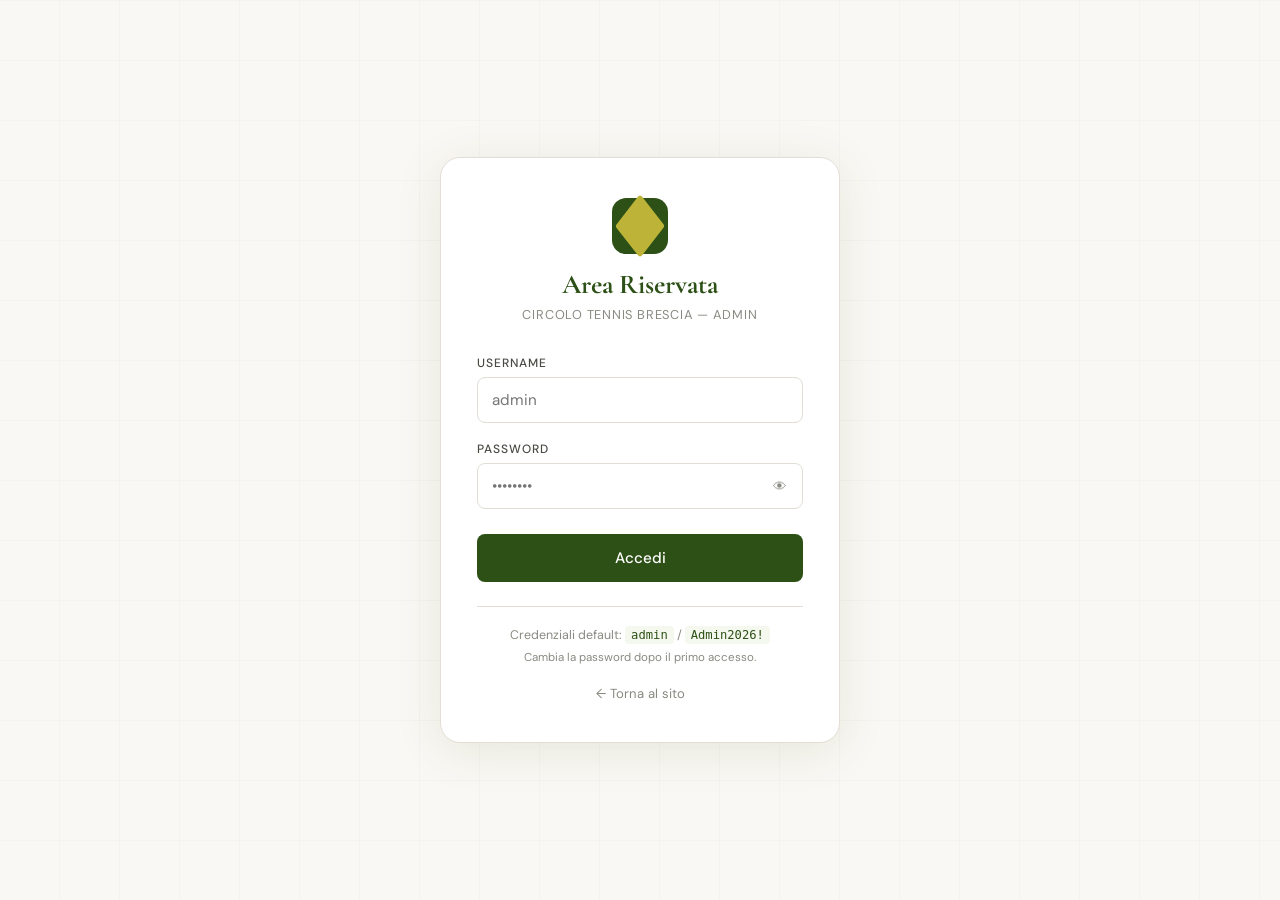
<file: admin_ota_2026/dashboard.html>
<!DOCTYPE html>
<html lang="it">

<head>
  <meta charset="UTF-8" />
  <meta name="viewport" content="width=device-width, initial-scale=1.0" />
  <title>Dashboard Admin — OTA</title>
  <link
    href="https://fonts.googleapis.com/css2?family=Cormorant+Garamond:ital,wght@0,600;1,400&family=DM+Sans:wght@300;400;500&display=swap"
    rel="stylesheet" />
  <link rel="stylesheet" href="../css/styleAdmin.css" />
</head>

<body>

  <!-- MOBILE BOTTOM NAV -->
  <nav class="mobile-nav" id="mobileNav">

    <button class="mn-item active" data-panel="dashboard">
      <img src="../immagini/dashboard.png" alt="" class="mn-icon">
      Dashboard
    </button>

    <button class="mn-item" data-panel="upload">
      <img src="../immagini/upload.png" alt="" class="mn-icon">
      Carica
    </button>

    <button class="mn-item" data-panel="manage">
      <img src="../immagini/image-gallery.png" alt="" class="mn-icon">
      Galleria
    </button>

    <button class="mn-item" data-panel="pricing">
      <img src="../immagini/sales.png" alt="" class="mn-icon">
      Tariffe
    </button>

    <button class="mn-item" data-panel="settings">
      <img src="../immagini/settings.png" alt="" class="mn-icon">
      Account
    </button>

    <a class="mn-item" href="../pages/index.html" target="_blank">
      <img src="../immagini/maximize.png" alt="" class="mn-icon">
      Sito
    </a>

  </nav>
  <div class="app">

    <!-- SIDEBAR -->
    <aside class="sidebar">
      <div class="sidebar-brand">
        <a href="../pages/index.html" class="sb-logo">
          <div class="sb-logo-icon-wrap">◈</div>
          <div>
            <div class="sb-logo-text">OTA Admin</div>
            <div class="sb-logo-sub">Circolo Tennis</div>
          </div>
        </a>
      </div>

      <nav class="sidebar-nav">
        <div class="nav-section">Principale</div>
        <button class="nav-item active" data-panel="dashboard">
          <span class="ni-icon">
            <img class="side-tab" src="../immagini/dashboard.png" alt="">
          </span>
          <span class="tab-text">
            Dashboard
          </span>
        </button>

        <div class="nav-section">Galleria</div>
        <button class="nav-item" data-panel="upload">
          <span class="ni-icon">
            <img class="side-tab" src="../immagini/upload.png" alt="">
          </span>
          <span class="tab-text">
            Carica foto
          </span>
        </button>
        <button class="nav-item" data-panel="manage">
          <span class="ni-icon">
            <img class="side-tab" src="../immagini/image-gallery.png" alt="">
          </span>
          <span class="tab-text">
            Gestisci foto
          </span>
        </button>

        <div class="nav-section">Contenuti</div>
        <button class="nav-item" data-panel="pricing">
          <span class="ni-icon">
            <img class="side-tab" src="../immagini/sales.png" alt="">
          </span>
          <span class="tab-text">
            Tariffe & Prezzi
          </span>
        </button>

        <div class="nav-divider"></div>

        <div class="nav-section">Sistema</div>
        <button class="nav-item" data-panel="logs">
          <span class="ni-icon">
            <img class="side-tab" src="../immagini/log.png" alt="">
          </span>
          <span class="tab-text">
            Log attività
          </span>
        </button>
        <button class="nav-item" data-panel="settings">
          <span class="ni-icon">
            <img class="side-tab" src="../immagini/settings.png" alt="">
          </span>
          <span class="tab-text">
            Impostazioni
          </span>
        </button>

        <div class="nav-divider"></div>

        <div class="nav-section">Sito</div>
        <a href="../pages/tariffe.html" class="nav-item" target="_blank">
          <span class="ni-icon">
            <img class="side-tab" src="../immagini/maximize.png" alt="">
          </span>
          <span class="tab-text">
            Vedi tariffe
          </span>
        </a>
        <a href="../pages/index.html" class="nav-item" target="_blank">
          <span class="ni-icon">
            <img class="side-tab" src="../immagini/maximize.png" alt="">
          </span>
          <span class="tab-text">
            Vedi sito
          </span>
        </a>
      </nav>

      <div class="sidebar-footer">
        <div class="user-pill">
          <div class="user-avatar" id="userAvatar">A</div>
          <div class="user-info">
            <div class="user-name" id="userName">...</div>
            <div class="user-role" id="userRole">...</div>
          </div>
          <button class="btn-logout" id="btnLogout" title="Disconnetti">
            <svg width="12" height="12" viewBox="0 0 12 12" fill="none">
              <path d="M1 1l10 10M11 1 1 11" stroke="currentColor" stroke-width="1.5" stroke-linecap="round" />
            </svg>
          </button>
        </div>
      </div>
    </aside>

    <!-- MAIN -->
    <main class="main">
      <div class="topbar">
        <h2 id="topbarTitle">Dashboard</h2>
        <div class="topbar-actions">
          <button class="btn btn-primary" id="topUploadBtn" style="display:none;" onclick="switchPanel('upload')">↑
            Carica foto</button>
          <button class="btn btn-primary" id="topSavePricingBtn" style="display:none;" onclick="saveAllPricing()"><img
              class="save-img" src="../immagini/diskette.png" alt="">
            Salva tariffe</button>
        </div>
      </div>

      <div class="content">

        <!-- ── DASHBOARD ── -->
        <div class="panel active" id="panel-dashboard">
          <div class="stats-grid" id="statsGrid">
            <div class="stat-card">
              <div class="stat-label">Foto totali</div>
              <div class="stat-value" id="statTotal">—</div>
            </div>
            <div class="stat-card">
              <div class="stat-label">Foto visibili</div>
              <div class="stat-value" id="statVisible">—</div>
            </div>
            <div class="stat-card">
              <div class="stat-label">Nascoste</div>
              <div class="stat-value" id="statHidden">—</div>
            </div>
            <div class="stat-card">
              <div class="stat-label">Spazio usato</div>
              <div class="stat-value" id="statSize">—</div>
              <div class="stat-sub">MB</div>
            </div>
          </div>
          <div style="display:grid;grid-template-columns:1fr 1fr;gap:1.5rem;">
            <div style="background:var(--white);border:1px solid var(--border);border-radius:12px;padding:1.5rem;">
              <div
                style="font-size:.72rem;letter-spacing:.12em;text-transform:uppercase;color:var(--gold);margin-bottom:1rem;">
                Foto per categoria</div>
              <div id="catBars"></div>
            </div>
            <div style="background:var(--white);border:1px solid var(--border);border-radius:12px;padding:1.5rem;">
              <div
                style="font-size:.72rem;letter-spacing:.12em;text-transform:uppercase;color:var(--gold);margin-bottom:1rem;">
                Ultime caricate</div>
              <div id="recentPhotos" style="display:flex;flex-direction:column;gap:.75rem;"></div>
            </div>
          </div>
        </div>

        <!-- ── UPLOAD ── -->
        <div class="panel" id="panel-upload">
          <div class="upload-box" id="dropZone">
            <input type="file" id="fileInput" accept="image/jpeg,image/png,image/webp,image/gif" multiple />
            <div style="font-size:2.5rem;margin-bottom:.75rem;"><img src="../immagini/camera.png" alt=""></div>
            <h3>Trascina le foto qui</h3>
            <p>oppure clicca per selezionare • JPG, PNG, WebP, GIF • max 8 MB per file</p>
          </div>
          <div id="previewSection" style="display:none;margin-top:1.5rem;">
            <div style="display:flex;align-items:center;justify-content:space-between;margin-bottom:.75rem;">
              <span style="font-size:.85rem;color:var(--text-mid);">File selezionati: <strong
                  id="fileCount">0</strong></span>
              <button class="btn-sm" id="clearFiles">Svuota</button>
            </div>
            <div class="preview-grid" id="previewGrid"></div>
            <div class="upload-form">
              <h4>Dettagli foto</h4>
              <div class="form-row">
                <div class="fg"><label>Categoria *</label>
                  <select id="upCategory">
                    <option value="campi">Campi da Tennis</option>
                    <option value="bar">Bar & Lounge</option>
                    <option value="ristorante">Ristorante</option>
                    <option value="eventi">Eventi & Tornei</option>
                    <option value="altro" selected>Altro</option>
                  </select>
                </div>
                <div class="fg"><label>Titolo (applicato a tutte)</label><input type="text" id="upTitle"
                    placeholder="es. Campo 1 in estate" /></div>
              </div>
              <div class="fg"><label>Descrizione (opzionale)</label><textarea id="upDesc"
                  placeholder="Breve descrizione…"></textarea></div>
              <div class="progress-wrap" id="progressWrap">
                <div class="progress-bar" id="progressBar"></div>
              </div>
              <div id="uploadStatus" style="font-size:.82rem;color:var(--text-mid);margin:.5rem 0;display:none;"></div>
              <button class="btn btn-primary" id="btnUpload">↑ Carica foto</button>
            </div>
          </div>
        </div>

        <!-- ── MANAGE ── -->
        <div class="panel" id="panel-manage">
          <div class="gallery-toolbar">
            <div class="filter-group" id="adminFilters">
              <button class="fb active" data-cat="tutti">Tutti</button>
              <button class="fb" data-cat="campi">Campi</button>
              <button class="fb" data-cat="bar">Bar</button>
              <button class="fb" data-cat="ristorante">Ristorante</button>
              <button class="fb" data-cat="eventi">Eventi</button>
              <button class="fb" data-cat="altro">Altro</button>
            </div>
            <input type="search" class="search-box" id="searchInput" placeholder="Cerca per titolo…" />
            <span style="font-size:.8rem;color:var(--text-light);" id="photoCountLabel"></span>
          </div>
          <div class="admin-grid" id="adminGrid"></div>
        </div>

        <!-- ── PRICING ── -->
        <div class="panel" id="panel-pricing">
          <div class="pricing-tabs">
            <button class="ptab active" data-ptab="memberships">Tessere</button>
            <button class="ptab" data-ptab="courses">Corsi</button>
            <button class="ptab" data-ptab="courts">Campi</button>
            <button class="ptab" data-ptab="extras">Extra</button>
          </div>

          <!-- TAB: TESSERE -->
          <div class="ptab-panel active" id="ptab-memberships">
            <div id="membershipsAdmin">
              <div style="text-align:center;padding:3rem;color:var(--text-light);">Caricamento…</div>
            </div>
          </div>

          <!-- TAB: CORSI -->
          <div class="ptab-panel" id="ptab-courses">
            <div class="pricing-section-card">
              <h4>Corsi <button class="btn-sm primary" onclick="openAddCourse()">+ Aggiungi corso</button></h4>
              <table class="pricing-table" id="coursesAdminTable">
                <thead>
                  <tr>
                    <th>Nome corso</th>
                    <th>Gruppo</th>
                    <th>Prezzo</th>
                    <th>Periodo</th>
                    <th>Azioni</th>
                  </tr>
                </thead>
                <tbody id="coursesAdminBody">
                  <tr>
                    <td colspan="5" style="text-align:center;padding:2rem;color:var(--text-light);">Caricamento…</td>
                  </tr>
                </tbody>
              </table>
            </div>
          </div>

          <!-- TAB: CAMPI -->
          <div class="ptab-panel" id="ptab-courts">
            <div class="pricing-section-card">
              <h4>Tariffe campi <button class="btn-sm primary" onclick="openAddCourt()">+ Aggiungi superficie</button>
              </h4>
              <table class="pricing-table" id="courtsAdminTable">
                <thead>
                  <tr>
                    <th>Superficie</th>
                    <th>08:00–17:00</th>
                    <th>17:00–22:00</th>
                    <th>Weekend</th>
                    <th>Azioni</th>
                  </tr>
                </thead>
                <tbody id="courtsAdminBody">
                  <tr>
                    <td colspan="5" style="text-align:center;padding:2rem;color:var(--text-light);">Caricamento…</td>
                  </tr>
                </tbody>
              </table>
            </div>
          </div>

          <!-- TAB: EXTRA -->
          <div class="ptab-panel" id="ptab-extras">
            <div class="pricing-section-card">
              <h4>Extra & Noleggi <button class="btn-sm primary" onclick="openAddExtra()">+ Aggiungi extra</button></h4>
              <table class="pricing-table" id="extrasAdminTable">
                <thead>
                  <tr>
                    <th>Nome</th>
                    <th>Prezzo</th>
                    <th>Nota</th>
                    <th>Azioni</th>
                  </tr>
                </thead>
                <tbody id="extrasAdminBody">
                  <tr>
                    <td colspan="4" style="text-align:center;padding:2rem;color:var(--text-light);">Caricamento…</td>
                  </tr>
                </tbody>
              </table>
            </div>
          </div>
        </div>

        <!-- ── LOGS ── -->
        <div class="panel" id="panel-logs">
          <div style="background:var(--white);border:1px solid var(--border);border-radius:12px;overflow:hidden;">
            <table class="log-table">
              <thead>
                <tr>
                  <th>Data</th>
                  <th>Utente</th>
                  <th>Azione</th>
                  <th>Dettagli</th>
                </tr>
              </thead>
              <tbody id="logBody">
                <tr>
                  <td colspan="4" style="text-align:center;padding:2rem;color:var(--text-light);">Caricamento…</td>
                </tr>
              </tbody>
            </table>
          </div>
          <button class="btn btn-outline" id="loadMoreLogs" style="margin-top:1rem;">Carica altri</button>
        </div>

        <!-- ── SETTINGS ── -->
        <div class="panel" id="panel-settings">
          <div style="max-width:480px;">
            <div
              style="background:var(--white);border:1px solid var(--border);border-radius:12px;padding:1.75rem;margin-bottom:1.5rem;">
              <h3 style="font-family:var(--font-d);font-size:1.3rem;color:var(--green);margin-bottom:1.25rem;">Cambia
                password</h3>
              <div class="fg"><label>Password attuale</label><input type="password" id="oldPw" /></div>
              <div class="fg"><label>Nuova password</label><input type="password" id="newPw" /></div>
              <div class="fg"><label>Conferma nuova password</label><input type="password" id="confPw" /></div>
              <div id="pwError" style="font-size:.82rem;color:var(--danger);margin-bottom:.75rem;display:none;"></div>
              <button class="btn btn-primary" id="btnChangePw">Aggiorna password</button>
            </div>
            <div style="background:var(--white);border:1px solid var(--border);border-radius:12px;padding:1.75rem;">
              <h3 style="font-family:var(--font-d);font-size:1.3rem;color:var(--green);margin-bottom:1rem;">Informazioni
                account</h3>
              <div id="accountInfo" style="font-size:.9rem;color:var(--text-mid);line-height:2;"></div>
            </div>
          </div>
        </div>

      </div><!-- /content -->
    </main>
  </div>

  <!-- MODAL EDIT PHOTO -->
  <div class="modal-bg" id="editModal">
    <div class="modal">
      <button class="modal-close" id="modalClose">✕</button>
      <h3>Modifica foto</h3>
      <input type="hidden" id="editPhotoId" />
      <div class="fg"><label>Titolo</label><input type="text" id="editTitle" /></div>
      <div class="fg"><label>Categoria</label>
        <select id="editCategory">
          <option value="campi">Campi da Tennis</option>
          <option value="bar">Bar & Lounge</option>
          <option value="ristorante">Ristorante</option>
          <option value="eventi">Eventi & Tornei</option>
          <option value="altro">Altro</option>
        </select>
      </div>
      <div class="fg"><label>Descrizione</label><textarea id="editDesc"></textarea></div>
      <div style="display:flex;gap:.75rem;margin-top:.5rem;">
        <button class="btn btn-primary" id="btnSaveEdit">Salva</button>
        <button class="btn btn-outline" id="btnCancelEdit">Annulla</button>
      </div>
    </div>
  </div>

  <!-- MODAL ADD/EDIT GENERICO PRICING -->
  <div class="modal-bg" id="pricingModal">
    <div class="modal">
      <button class="modal-close" onclick="closePricingModal()">✕</button>
      <h3 id="pricingModalTitle">Modifica</h3>
      <div id="pricingModalBody"></div>
      <div style="display:flex;gap:.75rem;margin-top:1rem;">
        <button class="btn btn-primary" id="btnSavePricing" onclick="savePricingModal()">Salva</button>
        <button class="btn btn-outline" onclick="closePricingModal()">Annulla</button>
      </div>
    </div>
  </div>

  <!-- TOAST -->
  <div class="toast-wrap" id="toastWrap"></div>

  <script>
    // ── Config ──────────────────────────────────────────────────────────────────
    const API = '../api';
    let authToken = null;
    let currentUser = null;
    let allPhotos = [];
    let activeFilter = 'tutti';
    let searchQuery = '';
    let logsOffset = 0;
    let pricingData = { memberships: [], courses: [], courts: [], extras: [] };
    let pricingModalContext = null; // { type, mode, id }

    // ── Auth guard ───────────────────────────────────────────────────────────────
    function init() {
      authToken = sessionStorage.getItem('ota_token');
      const userRaw = sessionStorage.getItem('ota_user');
      if (!authToken || !userRaw) { window.location.href = 'login.html'; return; }
      currentUser = JSON.parse(userRaw);
      document.getElementById('userAvatar').textContent = currentUser.full_name.charAt(0).toUpperCase();
      document.getElementById('userName').textContent = currentUser.full_name;
      document.getElementById('userRole').textContent = currentUser.role;
      document.getElementById('accountInfo').innerHTML =
        `<div>Username: <strong>${currentUser.username}</strong></div>
     <div>Email: <strong>${currentUser.email}</strong></div>
     <div>Ruolo: <strong>${currentUser.role}</strong></div>`;
      loadDashboard();
    }

    // ── Fetch helper ─────────────────────────────────────────────────────────────
    async function apiFetch(path, opts = {}) {
      const res = await fetch(API + path, {
        ...opts, headers: { 'X-OTA-Token': authToken, ...(opts.headers || {}) }
      });
      const data = await res.json().catch(() => ({}));
      if (res.status === 401) { sessionStorage.clear(); window.location.href = 'login.html'; }
      return data;
    }

    // ── Toast ─────────────────────────────────────────────────────────────────────
    function toast(msg, type = 'success') {
      const el = document.createElement('div');
      el.className = `toast ${type}`;
      el.textContent = msg;
      document.getElementById('toastWrap').appendChild(el);
      requestAnimationFrame(() => el.classList.add('show'));
      setTimeout(() => { el.classList.remove('show'); setTimeout(() => el.remove(), 400); }, 3000);
    }

    // ── Panel navigation ──────────────────────────────────────────────────────────
    const panelTitles = { dashboard: 'Dashboard', upload: 'Carica Foto', manage: 'Gestisci Galleria', pricing: 'Tariffe & Prezzi', logs: 'Log Attività', settings: 'Impostazioni' };

    function switchPanel(name) {
      // Sync mobile nav
      document.querySelectorAll('.mn-item').forEach(n => n.classList.remove('active'));
      document.querySelector(`#mobileNav [data-panel="${name}"]`)?.classList.add('active');
      document.querySelectorAll('.panel').forEach(p => p.classList.remove('active'));
      document.querySelectorAll('.nav-item').forEach(n => n.classList.remove('active'));
      document.getElementById('panel-' + name)?.classList.add('active');
      document.querySelector(`[data-panel="${name}"]`)?.classList.add('active');
      document.getElementById('topbarTitle').textContent = panelTitles[name] || '';
      document.getElementById('topUploadBtn').style.display = name === 'manage' ? 'flex' : 'none';
      document.getElementById('topSavePricingBtn').style.display = name === 'pricing' ? 'flex' : 'none';
      if (name === 'dashboard') loadDashboard();
      if (name === 'manage') loadManage();
      if (name === 'logs') loadLogs(true);
      if (name === 'pricing') loadPricingAdmin();
    }

    document.querySelectorAll('[data-panel]').forEach(btn => {
      btn.addEventListener('click', () => switchPanel(btn.dataset.panel));
    });

    // ── Pricing tabs ──────────────────────────────────────────────────────────────
    document.querySelectorAll('.ptab').forEach(tab => {
      tab.addEventListener('click', () => {
        document.querySelectorAll('.ptab').forEach(t => t.classList.remove('active'));
        document.querySelectorAll('.ptab-panel').forEach(p => p.classList.remove('active'));
        tab.classList.add('active');
        document.getElementById('ptab-' + tab.dataset.ptab)?.classList.add('active');
      });
    });

    // ── Dashboard ─────────────────────────────────────────────────────────────────
    async function loadDashboard() {
      const data = await apiFetch('/admin/dashboard.php?resource=stats');
      if (!data.success) return;
      const s = data.stats;
      document.getElementById('statTotal').textContent = s.total_photos;
      document.getElementById('statVisible').textContent = s.visible_photos;
      document.getElementById('statHidden').textContent = s.hidden_photos;
      document.getElementById('statSize').textContent = s.total_size_mb;
      const catBars = document.getElementById('catBars');
      const maxCat = Math.max(...s.by_category.map(c => c.count), 1);
      catBars.innerHTML = s.by_category.map(c => `
    <div style="margin-bottom:.75rem;">
      <div style="display:flex;justify-content:space-between;font-size:.8rem;color:var(--text-mid);margin-bottom:3px;">
        <span>${c.label}</span><strong>${c.count}</strong>
      </div>
      <div style="height:6px;background:var(--border);border-radius:99px;overflow:hidden;">
        <div style="height:100%;width:${c.count ? Math.round(c.count / maxCat * 100) : 0}%;background:var(--green);border-radius:99px;transition:width .4s;"></div>
      </div>
    </div>`).join('');
      const rp = document.getElementById('recentPhotos');
      if (!data.recent_photos?.length) { rp.innerHTML = '<p style="font-size:.85rem;color:var(--text-light);">Nessuna foto ancora.</p>'; return; }
      rp.innerHTML = data.recent_photos.map(p => `
    <div style="display:flex;gap:.75rem;align-items:center;">
      <img src="${p.url}" style="width:44px;height:44px;object-fit:cover;border-radius:6px;border:1px solid var(--border);" alt="${p.title}"/>
      <div style="min-width:0;">
        <div style="font-size:.85rem;font-weight:500;white-space:nowrap;overflow:hidden;text-overflow:ellipsis;">${p.title}</div>
        <div style="font-size:.72rem;color:var(--text-light);">${p.category} · ${formatDate(p.created_at)}</div>
      </div>
    </div>`).join('');
    }

    // ── Compressione client-side ──────────────────────────────────────────────────
    const COMPRESS_MAX_PX = 1920;  // lato lungo massimo in px
    const COMPRESS_QUALITY = 0.82;  // qualità WebP/JPEG (0–1)
    const COMPRESS_MIN_BYTES = 300 * 1024; // sotto questa soglia non comprimere

    function compressImage(file) {
      return new Promise((resolve) => {
        // GIF e file già piccoli → nessuna compressione
        if (file.type === 'image/gif' || file.size < COMPRESS_MIN_BYTES) {
          resolve(file);
          return;
        }
        const img = new Image();
        const url = URL.createObjectURL(file);
        img.onload = () => {
          URL.revokeObjectURL(url);
          let w = img.naturalWidth;
          let h = img.naturalHeight;
          // Ridimensiona se supera il lato massimo
          if (w > COMPRESS_MAX_PX || h > COMPRESS_MAX_PX) {
            if (w >= h) { h = Math.round(h * COMPRESS_MAX_PX / w); w = COMPRESS_MAX_PX; }
            else { w = Math.round(w * COMPRESS_MAX_PX / h); h = COMPRESS_MAX_PX; }
          }
          const canvas = document.createElement('canvas');
          canvas.width = w;
          canvas.height = h;
          canvas.getContext('2d').drawImage(img, 0, 0, w, h);
          // PNG rimane PNG (trasparenza), tutto il resto → WebP
          const outType = file.type === 'image/png' ? 'image/png' : 'image/webp';
          canvas.toBlob((blob) => {
            if (blob && blob.size < file.size) {
              const ext = outType === 'image/png' ? 'png' : 'webp';
              const newName = file.name.replace(/\.[^.]+$/, '') + '.' + ext;
              resolve(new File([blob], newName, { type: outType }));
            } else {
              resolve(file); // la compressione ha peggiorato → usa originale
            }
          }, outType, COMPRESS_QUALITY);
        };
        img.onerror = () => { URL.revokeObjectURL(url); resolve(file); };
        img.src = url;
      });
    }

    // ── Upload ────────────────────────────────────────────────────────────────────
    let filesToUpload = [];
    const dropZone = document.getElementById('dropZone');
    const fileInput = document.getElementById('fileInput');
    dropZone.addEventListener('dragover', e => { e.preventDefault(); dropZone.classList.add('drag'); });
    dropZone.addEventListener('dragleave', () => dropZone.classList.remove('drag'));
    dropZone.addEventListener('drop', e => { e.preventDefault(); dropZone.classList.remove('drag'); handleFiles(e.dataTransfer.files); });
    fileInput.addEventListener('change', () => handleFiles(fileInput.files));
    function handleFiles(files) {
      const arr = Array.from(files).filter(f => f.type.startsWith('image/'));
      if (!arr.length) { toast('Seleziona file immagine validi.', 'error'); return; }
      filesToUpload = [...filesToUpload, ...arr];
      renderPreviews();
    }
    function renderPreviews() {
      const section = document.getElementById('previewSection');
      const grid = document.getElementById('previewGrid');
      document.getElementById('fileCount').textContent = filesToUpload.length;
      section.style.display = filesToUpload.length ? 'block' : 'none';
      grid.innerHTML = filesToUpload.map((f, i) => {
        const url = URL.createObjectURL(f);
        return `<div class="preview-item"><img src="${url}" alt="${f.name}"/><button class="rm" onclick="removeFile(${i})">✕</button></div>`;
      }).join('');
    }
    function removeFile(i) { filesToUpload.splice(i, 1); renderPreviews(); }
    document.getElementById('clearFiles').addEventListener('click', () => { filesToUpload = []; renderPreviews(); });
    document.getElementById('btnUpload').addEventListener('click', async () => {
      if (!filesToUpload.length) { toast('Nessun file selezionato.', 'error'); return; }
      const category = document.getElementById('upCategory').value;
      const title = document.getElementById('upTitle').value.trim();
      const desc = document.getElementById('upDesc').value.trim();
      const btn = document.getElementById('btnUpload');
      const prog = document.getElementById('progressWrap');
      const bar = document.getElementById('progressBar');
      const status = document.getElementById('uploadStatus');
      btn.disabled = true; prog.style.display = 'block'; status.style.display = 'block';
      let done = 0;
      for (const file of filesToUpload) {
        // 1. Comprimi prima di inviare
        status.textContent = `Compressione ${done + 1} di ${filesToUpload.length}: ${file.name}…`;
        const compressed = await compressImage(file);
        const savedKB = Math.round((file.size - compressed.size) / 1024);
        const label = savedKB > 0
          ? `${compressed.name} (risparmiati ${savedKB} KB)`
          : compressed.name;
        // 2. Carica
        status.textContent = `Caricamento ${done + 1} di ${filesToUpload.length}: ${label}`;
        const fd = new FormData();
        fd.append('photo', compressed);
        fd.append('category', category);
        fd.append('title', title || file.name.replace(/\.[^.]+$/, ''));
        fd.append('description', desc);
        try {
          const res = await fetch(API + '/gallery/upload.php', { method: 'POST', headers: { 'X-OTA-Token': authToken }, body: fd });
          const data = await res.json();
          if (!data.success) toast(`Errore: ${data.error}`, 'error');
        } catch { toast(`Errore caricando ${file.name}`, 'error'); }
        done++;
        bar.style.width = Math.round(done / filesToUpload.length * 100) + '%';
      }
      toast(`${done} foto caricate con successo!`);
      filesToUpload = []; renderPreviews(); fileInput.value = '';
      document.getElementById('upTitle').value = ''; document.getElementById('upDesc').value = '';
      bar.style.width = '0'; prog.style.display = 'none'; status.style.display = 'none'; btn.disabled = false;
    });

    // ── Manage Galleria ───────────────────────────────────────────────────────────
    async function loadManage() {
      const data = await apiFetch('/gallery/photos.php/all');
      if (!data.success) return;
      allPhotos = data.photos;
      renderAdminGrid();
    }
    function renderAdminGrid() {
      const grid = document.getElementById('adminGrid');
      let photos = allPhotos;
      if (activeFilter !== 'tutti') photos = photos.filter(p => p.category_slug === activeFilter);
      if (searchQuery) photos = photos.filter(p => p.title.toLowerCase().includes(searchQuery.toLowerCase()));
      document.getElementById('photoCountLabel').textContent = `${photos.length} foto`;
      if (!photos.length) { grid.innerHTML = `<div class="empty" style="grid-column:1/-1"><div class="empty-icon">🔍</div><h3>Nessuna foto trovata</h3></div>`; return; }
      grid.innerHTML = photos.map(p => `
    <div class="admin-photo-card" data-id="${p.id}">
      <div class="apc-img">
        <img src="${p.url}" alt="${p.title}" loading="lazy"/>
        <div class="apc-badge">${p.category_label}</div>
        ${!p.is_visible ? '<div class="apc-hidden-tag">Nascosta</div>' : ''}
      </div>
      <div class="apc-body">
        <div class="apc-title" title="${p.title}">${p.title}</div>
        <div class="apc-meta">${formatDate(p.created_at)} · ${formatSize(p.file_size)}</div>
        <div class="apc-actions">
          <button class="btn-sm" onclick="editPhoto(${p.id})">Modifica</button>
          <button class="btn-sm" onclick="toggleVisibility(${p.id})">${p.is_visible ? 'Nascondi' : 'Pubblica'}</button>
          <button class="btn-sm danger" onclick="deletePhoto(${p.id})"><img class="del-icon" src="../immagini/bin.png" alt=""/></button>
        </div>
      </div>
    </div>`).join('');
    }
    document.querySelectorAll('#adminFilters .fb').forEach(btn => {
      btn.addEventListener('click', () => {
        document.querySelectorAll('#adminFilters .fb').forEach(b => b.classList.remove('active'));
        btn.classList.add('active'); activeFilter = btn.dataset.cat; renderAdminGrid();
      });
    });
    document.getElementById('searchInput').addEventListener('input', e => { searchQuery = e.target.value; renderAdminGrid(); });
    async function toggleVisibility(id) {
      const photo = allPhotos.find(p => p.id === id);
      if (!photo) return;
      const res = await apiFetch(`/gallery/photos.php/${id}`, { method: 'PUT', headers: { 'Content-Type': 'application/json' }, body: JSON.stringify({ is_visible: !photo.is_visible }) });
      if (res.success) { toast(res.message); loadManage(); } else toast(res.error, 'error');
    }
    async function deletePhoto(id) {
      const photo = allPhotos.find(p => p.id === id);
      if (!confirm(`Eliminare la foto "${photo?.title}"?\nL'operazione non è reversibile.`)) return;
      const res = await apiFetch(`/gallery/photos.php/${id}`, { method: 'DELETE' });
      if (res.success) { toast('Foto eliminata.'); loadManage(); } else toast(res.error, 'error');
    }
    function editPhoto(id) {
      const photo = allPhotos.find(p => p.id === id);
      if (!photo) return;
      document.getElementById('editPhotoId').value = id;
      document.getElementById('editTitle').value = photo.title;
      document.getElementById('editCategory').value = photo.category_slug;
      document.getElementById('editDesc').value = photo.description || '';
      document.getElementById('editModal').classList.add('open');
    }
    document.getElementById('modalClose').addEventListener('click', () => document.getElementById('editModal').classList.remove('open'));
    document.getElementById('btnCancelEdit').addEventListener('click', () => document.getElementById('editModal').classList.remove('open'));
    document.getElementById('btnSaveEdit').addEventListener('click', async () => {
      const id = parseInt(document.getElementById('editPhotoId').value);
      const res = await apiFetch(`/gallery/photos.php/${id}`, {
        method: 'PUT', headers: { 'Content-Type': 'application/json' },
        body: JSON.stringify({ title: document.getElementById('editTitle').value.trim(), category: document.getElementById('editCategory').value, description: document.getElementById('editDesc').value.trim() })
      });
      if (res.success) { toast('Foto aggiornata!'); document.getElementById('editModal').classList.remove('open'); loadManage(); }
      else toast(res.error, 'error');
    });

    // ═══════════════════════════════════════════════════════════════════════════
    // ── PRICING ADMIN ──────────────────────────────────────────────────────────
    // ═══════════════════════════════════════════════════════════════════════════

    async function loadPricingAdmin() {
      const data = await apiFetch('/pricing/admin.php?resource=all');
      if (!data.success) { toast('Errore caricamento tariffe', 'error'); return; }
      pricingData = data;
      renderMembershipsAdmin(data.memberships);
      renderCoursesAdmin(data.courses);
      renderCourtsAdmin(data.courts);
      renderExtrasAdmin(data.extras);
    }

    // ── Formato prezzo ───────────────────────────────────────────────────────────
    function fmtP(n) { return '€ ' + Number(n).toFixed(2).replace('.', ','); }

    // ── TESSERE ──────────────────────────────────────────────────────────────────
    function renderMembershipsAdmin(memberships) {
      const container = document.getElementById('membershipsAdmin');
      container.innerHTML = `<div class="membership-grid-admin">${memberships.map(m => renderMembershipCard(m)).join('')}</div>`;
    }

    function renderMembershipCard(m) {
      const featureRows = m.features.map(f => `
    <div class="feature-item" data-fid="${f.id}">
      <span>${f.feature_text}</span>
      <button class="btn-sm" onclick="editFeature(${f.id}, '${escHtml(f.feature_text)}', ${m.id})"><img class="del-icon" src="../immagini//edit.png" /></button>
      <button class="btn-sm danger" onclick="deleteFeature(${f.id}, ${m.id})">✕</button>
    </div>`).join('');

      return `
  <div class="membership-admin-card ${m.is_featured ? 'is-featured' : ''}" id="mac-${m.id}">
    <div class="mac-header">
      <span class="mac-title">${m.name}</span>
      ${m.badge_text ? `<span class="mac-badge">${m.badge_text}</span>` : ''}
    </div>
    <div class="fg">
      <label>Prezzo</label>
      <div style="display:flex;gap:.5rem;align-items:center;">
        <input type="number" class="price-input" style="width:110px;" value="${Number(m.price).toFixed(2)}" id="m-price-${m.id}" step="0.50" min="0" />
        <input type="text" class="text-input" value="${m.period}" id="m-period-${m.id}" placeholder="es. / anno" style="width:100px;" />
        <button class="btn-sm primary" onclick="saveMembership(${m.id})">Salva</button>
        <span class="saving-indicator" id="m-saving-${m.id}">✓ Salvato</span>
      </div>
    </div>
    <div class="fg">
      <label>Nome tessera</label>
      <input type="text" class="text-input" value="${escHtml(m.name)}" id="m-name-${m.id}" />
    </div>
    <div class="fg">
      <label>Badge <small style="font-weight:400;text-transform:none;">(opzionale)</small></label>
      <input type="text" class="text-input" value="${escHtml(m.badge_text || '')}" id="m-badge-${m.id}" placeholder="es. Più scelto" />
    </div>
    <div class="fg" style="margin-bottom:.5rem;">
      <label>Vantaggi inclusi</label>
      <div class="feature-list" id="features-${m.id}">${featureRows}</div>
    </div>
    <button class="btn-sm" onclick="openAddFeature(${m.id})" style="width:100%;justify-content:center;margin-top:.25rem;">+ Aggiungi vantaggio</button>
  </div>`;
    }

    async function saveMembership(id) {
      const body = {
        name: document.getElementById(`m-name-${id}`).value.trim(),
        price: parseFloat(document.getElementById(`m-price-${id}`).value),
        period: document.getElementById(`m-period-${id}`).value.trim(),
        badge_text: document.getElementById(`m-badge-${id}`).value.trim(),
      };
      const res = await apiFetch(`/pricing/admin.php?resource=memberships&id=${id}`, {
        method: 'PUT', headers: { 'Content-Type': 'application/json' }, body: JSON.stringify(body)
      });
      if (res.success) {
        toast('Tessera aggiornata!');
        const ind = document.getElementById(`m-saving-${id}`);
        ind.classList.add('show');
        setTimeout(() => ind.classList.remove('show'), 2500);
        // aggiorna dato locale
        const m = pricingData.memberships.find(x => x.id === id);
        if (m) Object.assign(m, body);
      } else toast(res.error || 'Errore', 'error');
    }

    // Features
    function openAddFeature(membershipId) {
      pricingModalContext = { type: 'feature', mode: 'add', membershipId };
      document.getElementById('pricingModalTitle').textContent = 'Aggiungi vantaggio';
      document.getElementById('pricingModalBody').innerHTML = `
    <div class="fg"><label>Testo vantaggio</label><input type="text" class="text-input" id="pm-feature-text" placeholder="es. Accesso prioritario alle prenotazioni" /></div>`;
      document.getElementById('pricingModal').classList.add('open');
      setTimeout(() => document.getElementById('pm-feature-text')?.focus(), 100);
    }

    function editFeature(featureId, currentText, membershipId) {
      pricingModalContext = { type: 'feature', mode: 'edit', featureId, membershipId };
      document.getElementById('pricingModalTitle').textContent = 'Modifica vantaggio';
      document.getElementById('pricingModalBody').innerHTML = `
    <div class="fg"><label>Testo vantaggio</label><input type="text" class="text-input" id="pm-feature-text" value="${escHtml(currentText)}" /></div>`;
      document.getElementById('pricingModal').classList.add('open');
      setTimeout(() => document.getElementById('pm-feature-text')?.focus(), 100);
    }

    async function deleteFeature(featureId, membershipId) {
      if (!confirm('Eliminare questo vantaggio?')) return;
      const res = await apiFetch(`/pricing/admin.php?resource=membership_features&id=${featureId}`, { method: 'DELETE' });
      if (res.success) { toast('Vantaggio eliminato.'); await loadPricingAdmin(); }
      else toast(res.error || 'Errore', 'error');
    }

    // ── CORSI ────────────────────────────────────────────────────────────────────
    function renderCoursesAdmin(courses) {
      const tbody = document.getElementById('coursesAdminBody');
      if (!courses.length) { tbody.innerHTML = '<tr><td colspan="5" style="text-align:center;padding:2rem;color:var(--text-light);">Nessun corso.</td></tr>'; return; }
      tbody.innerHTML = courses.map(c => `
    <tr id="course-row-${c.id}">
      <td><input type="text" class="text-input" value="${escHtml(c.name)}" id="c-name-${c.id}" /></td>
      <td>
        <select class="text-input" id="c-group-${c.id}" style="width:130px;">
          <option value="bambini" ${c.group_slug === 'bambini' ? 'selected' : ''}>Bambini</option>
          <option value="adulti"  ${c.group_slug === 'adulti' ? 'selected' : ''}>Adulti</option>
        </select>
      </td>
      <td><input type="number" class="price-input" value="${Number(c.price).toFixed(2)}" id="c-price-${c.id}" step="5" min="0" /></td>
      <td><input type="text" class="text-input" value="${escHtml(c.period)}" id="c-period-${c.id}" style="width:110px;" /></td>
      <td style="white-space:nowrap;">
        <button class="btn-sm primary" onclick="saveCourse(${c.id})">Salva</button>
        <button class="btn-sm danger" onclick="deleteCourse(${c.id})" style="margin-left:4px;"><img src="../immagini/bin.png" class="del-icon"/></button>
      </td>
    </tr>`).join('');
    }

    async function saveCourse(id) {
      const body = {
        name: document.getElementById(`c-name-${id}`).value.trim(),
        group_slug: document.getElementById(`c-group-${id}`).value,
        group_label: document.getElementById(`c-group-${id}`).value === 'bambini' ? 'Bambini (4–14 anni)' : 'Adulti',
        price: parseFloat(document.getElementById(`c-price-${id}`).value),
        period: document.getElementById(`c-period-${id}`).value.trim(),
      };
      const res = await apiFetch(`/pricing/admin.php?resource=courses&id=${id}`, {
        method: 'PUT', headers: { 'Content-Type': 'application/json' }, body: JSON.stringify(body)
      });
      if (res.success) toast('Corso aggiornato!');
      else toast(res.error || 'Errore', 'error');
    }

    async function deleteCourse(id) {
      if (!confirm('Eliminare questo corso?')) return;
      const res = await apiFetch(`/pricing/admin.php?resource=courses&id=${id}`, { method: 'DELETE' });
      if (res.success) { toast('Corso eliminato.'); await loadPricingAdmin(); }
      else toast(res.error || 'Errore', 'error');
    }

    function openAddCourse() {
      pricingModalContext = { type: 'course', mode: 'add' };
      document.getElementById('pricingModalTitle').textContent = 'Aggiungi corso';
      document.getElementById('pricingModalBody').innerHTML = `
    <div class="fg"><label>Nome corso</label><input type="text" class="text-input" id="pm-course-name" placeholder="es. Under 10" /></div>
    <div class="form-row">
      <div class="fg"><label>Gruppo</label>
        <select class="text-input" id="pm-course-group">
          <option value="bambini">Bambini</option>
          <option value="adulti">Adulti</option>
        </select>
      </div>
      <div class="fg"><label>Prezzo (€)</label><input type="number" class="price-input" id="pm-course-price" step="5" min="0" style="width:100%;" /></div>
    </div>
    <div class="fg"><label>Periodo</label><input type="text" class="text-input" id="pm-course-period" value="/ trimestre" /></div>`;
      document.getElementById('pricingModal').classList.add('open');
    }

    // ── CAMPI ────────────────────────────────────────────────────────────────────
    function renderCourtsAdmin(courts) {
      const tbody = document.getElementById('courtsAdminBody');
      if (!courts.length) { tbody.innerHTML = '<tr><td colspan="5" style="text-align:center;padding:2rem;color:var(--text-light);">Nessuna superficie.</td></tr>'; return; }
      tbody.innerHTML = courts.map(c => `
    <tr id="court-row-${c.id}">
      <td><input type="text" class="text-input" value="${escHtml(c.surface_label)}" id="ct-label-${c.id}" /></td>
      <td><input type="number" class="price-input" value="${Number(c.price_day).toFixed(2)}" id="ct-day-${c.id}" step="0.5" min="0" /></td>
      <td><input type="number" class="price-input" value="${Number(c.price_evening).toFixed(2)}" id="ct-eve-${c.id}" step="0.5" min="0" /></td>
      <td><input type="number" class="price-input" value="${Number(c.price_weekend).toFixed(2)}" id="ct-wknd-${c.id}" step="0.5" min="0" /></td>
      <td style="white-space:nowrap;">
        <button class="btn-sm primary" onclick="saveCourt(${c.id})">Salva</button>
        <button class="btn-sm danger" onclick="deleteCourt(${c.id})" style="margin-left:4px;"><img src="../immagini/bin.png" class="del-icon"/></button>
      </td>
    </tr>`).join('');
    }

    async function saveCourt(id) {
      const body = {
        surface_label: document.getElementById(`ct-label-${id}`).value.trim(),
        price_day: parseFloat(document.getElementById(`ct-day-${id}`).value),
        price_evening: parseFloat(document.getElementById(`ct-eve-${id}`).value),
        price_weekend: parseFloat(document.getElementById(`ct-wknd-${id}`).value),
      };
      const res = await apiFetch(`/pricing/admin.php?resource=courts&id=${id}`, {
        method: 'PUT', headers: { 'Content-Type': 'application/json' }, body: JSON.stringify(body)
      });
      if (res.success) toast('Tariffa campo aggiornata!');
      else toast(res.error || 'Errore', 'error');
    }

    async function deleteCourt(id) {
      if (!confirm('Eliminare questa superficie?')) return;
      const res = await apiFetch(`/pricing/admin.php?resource=courts&id=${id}`, { method: 'DELETE' });
      if (res.success) { toast('Superficie eliminata.'); await loadPricingAdmin(); }
      else toast(res.error || 'Errore', 'error');
    }

    function openAddCourt() {
      pricingModalContext = { type: 'court', mode: 'add' };
      document.getElementById('pricingModalTitle').textContent = 'Aggiungi superficie';
      document.getElementById('pricingModalBody').innerHTML = `
    <div class="fg"><label>Nome superficie</label><input type="text" class="text-input" id="pm-ct-label" placeholder="es. Padel (Soci)" /></div>
    <div class="form-row-3">
      <div class="fg"><label>Giorno (€)</label><input type="number" class="price-input" id="pm-ct-day" step="0.5" min="0" style="width:100%;" /></div>
      <div class="fg"><label>Sera (€)</label><input type="number" class="price-input" id="pm-ct-eve" step="0.5" min="0" style="width:100%;" /></div>
      <div class="fg"><label>Weekend (€)</label><input type="number" class="price-input" id="pm-ct-wknd" step="0.5" min="0" style="width:100%;" /></div>
    </div>`;
      document.getElementById('pricingModal').classList.add('open');
    }

    // ── EXTRA ────────────────────────────────────────────────────────────────────
    function renderExtrasAdmin(extras) {
      const tbody = document.getElementById('extrasAdminBody');
      if (!extras.length) { tbody.innerHTML = '<tr><td colspan="4" style="text-align:center;padding:2rem;color:var(--text-light);">Nessun extra.</td></tr>'; return; }
      tbody.innerHTML = extras.map(e => `
    <tr id="extra-row-${e.id}">
      <td><input type="text" class="text-input" value="${escHtml(e.name)}" id="ex-name-${e.id}" /></td>
      <td><input type="number" class="price-input" value="${Number(e.price).toFixed(2)}" id="ex-price-${e.id}" step="0.5" min="0" /></td>
      <td><input type="text" class="text-input" value="${escHtml(e.note || '')}" id="ex-note-${e.id}" placeholder="Nota opzionale" /></td>
      <td style="white-space:nowrap;">
        <button class="btn-sm primary" onclick="saveExtra(${e.id})">Salva</button>
        <button class="btn-sm danger" onclick="deleteExtra(${e.id})" style="margin-left:4px;"><img src="../immagini/bin.png" class="del-icon"/></button>
      </td>
    </tr>`).join('');
    }

    async function saveExtra(id) {
      const body = {
        name: document.getElementById(`ex-name-${id}`).value.trim(),
        price: parseFloat(document.getElementById(`ex-price-${id}`).value),
        note: document.getElementById(`ex-note-${id}`).value.trim(),
      };
      const res = await apiFetch(`/pricing/admin.php?resource=extras&id=${id}`, {
        method: 'PUT', headers: { 'Content-Type': 'application/json' }, body: JSON.stringify(body)
      });
      if (res.success) toast('Extra aggiornato!');
      else toast(res.error || 'Errore', 'error');
    }

    async function deleteExtra(id) {
      if (!confirm('Eliminare questo extra?')) return;
      const res = await apiFetch(`/pricing/admin.php?resource=extras&id=${id}`, { method: 'DELETE' });
      if (res.success) { toast('Extra eliminato.'); await loadPricingAdmin(); }
      else toast(res.error || 'Errore', 'error');
    }

    function openAddExtra() {
      pricingModalContext = { type: 'extra', mode: 'add' };
      document.getElementById('pricingModalTitle').textContent = 'Aggiungi extra';
      document.getElementById('pricingModalBody').innerHTML = `
    <div class="fg"><label>Nome</label><input type="text" class="text-input" id="pm-ex-name" placeholder="es. Noleggio racchetta" /></div>
    <div class="fg"><label>Prezzo (€)</label><input type="number" class="price-input" id="pm-ex-price" step="0.5" min="0" style="width:100%;" /></div>
    <div class="fg"><label>Nota (opzionale)</label><input type="text" class="text-input" id="pm-ex-note" /></div>`;
      document.getElementById('pricingModal').classList.add('open');
    }

    // ── Save All (pulsante topbar) ────────────────────────────────────────────────
    async function saveAllPricing() {
      // Salva tutte le tessere visibili
      const promises = [];
      for (const m of pricingData.memberships) {
        const nameEl = document.getElementById(`m-name-${m.id}`);
        if (nameEl) {
          promises.push(apiFetch(`/pricing/admin.php?resource=memberships&id=${m.id}`, {
            method: 'PUT', headers: { 'Content-Type': 'application/json' },
            body: JSON.stringify({
              name: nameEl.value.trim(),
              price: parseFloat(document.getElementById(`m-price-${m.id}`).value),
              period: document.getElementById(`m-period-${m.id}`).value.trim(),
              badge_text: document.getElementById(`m-badge-${m.id}`).value.trim(),
            })
          }));
        }
      }
      for (const c of pricingData.courses) {
        const nameEl = document.getElementById(`c-name-${c.id}`);
        if (nameEl) {
          promises.push(apiFetch(`/pricing/admin.php?resource=courses&id=${c.id}`, {
            method: 'PUT', headers: { 'Content-Type': 'application/json' },
            body: JSON.stringify({
              name: nameEl.value.trim(),
              price: parseFloat(document.getElementById(`c-price-${c.id}`).value),
              period: document.getElementById(`c-period-${c.id}`).value.trim(),
            })
          }));
        }
      }
      for (const ct of pricingData.courts) {
        const labelEl = document.getElementById(`ct-label-${ct.id}`);
        if (labelEl) {
          promises.push(apiFetch(`/pricing/admin.php?resource=courts&id=${ct.id}`, {
            method: 'PUT', headers: { 'Content-Type': 'application/json' },
            body: JSON.stringify({
              surface_label: labelEl.value.trim(),
              price_day: parseFloat(document.getElementById(`ct-day-${ct.id}`).value),
              price_evening: parseFloat(document.getElementById(`ct-eve-${ct.id}`).value),
              price_weekend: parseFloat(document.getElementById(`ct-wknd-${ct.id}`).value),
            })
          }));
        }
      }
      await Promise.all(promises);
      toast('Tutte le tariffe salvate!');
    }

    // ── Modal pricing (generico add) ──────────────────────────────────────────────
    function closePricingModal() {
      document.getElementById('pricingModal').classList.remove('open');
      pricingModalContext = null;
    }

    async function savePricingModal() {
      if (!pricingModalContext) return;
      const { type, mode, membershipId, featureId } = pricingModalContext;

      if (type === 'feature') {
        const text = document.getElementById('pm-feature-text')?.value.trim();
        if (!text) { toast('Inserisci il testo del vantaggio.', 'error'); return; }
        let res;
        if (mode === 'add') {
          res = await apiFetch('/pricing/admin.php?resource=membership_features', {
            method: 'POST', headers: { 'Content-Type': 'application/json' },
            body: JSON.stringify({ membership_id: membershipId, feature_text: text })
          });
        } else {
          res = await apiFetch(`/pricing/admin.php?resource=membership_features&id=${featureId}`, {
            method: 'PUT', headers: { 'Content-Type': 'application/json' },
            body: JSON.stringify({ feature_text: text, sort_order: 0 })
          });
        }
        if (res.success) { toast(mode === 'add' ? 'Vantaggio aggiunto!' : 'Vantaggio aggiornato!'); closePricingModal(); await loadPricingAdmin(); }
        else toast(res.error || 'Errore', 'error');
        return;
      }

      if (type === 'course') {
        const name = document.getElementById('pm-course-name')?.value.trim();
        const group = document.getElementById('pm-course-group')?.value;
        const price = parseFloat(document.getElementById('pm-course-price')?.value);
        const period = document.getElementById('pm-course-period')?.value.trim();
        if (!name || isNaN(price)) { toast('Compila tutti i campi.', 'error'); return; }
        const res = await apiFetch('/pricing/admin.php?resource=courses', {
          method: 'POST', headers: { 'Content-Type': 'application/json' },
          body: JSON.stringify({ name, group_slug: group, group_label: group === 'bambini' ? 'Bambini (4–14 anni)' : 'Adulti', price, period })
        });
        if (res.success) { toast('Corso aggiunto!'); closePricingModal(); await loadPricingAdmin(); }
        else toast(res.error || 'Errore', 'error');
        return;
      }

      if (type === 'court') {
        const label = document.getElementById('pm-ct-label')?.value.trim();
        const day = parseFloat(document.getElementById('pm-ct-day')?.value);
        const eve = parseFloat(document.getElementById('pm-ct-eve')?.value);
        const wknd = parseFloat(document.getElementById('pm-ct-wknd')?.value);
        if (!label || isNaN(day) || isNaN(eve) || isNaN(wknd)) { toast('Compila tutti i campi.', 'error'); return; }
        const res = await apiFetch('/pricing/admin.php?resource=courts', {
          method: 'POST', headers: { 'Content-Type': 'application/json' },
          body: JSON.stringify({ surface_label: label, price_day: day, price_evening: eve, price_weekend: wknd })
        });
        if (res.success) { toast('Superficie aggiunta!'); closePricingModal(); await loadPricingAdmin(); }
        else toast(res.error || 'Errore', 'error');
        return;
      }

      if (type === 'extra') {
        const name = document.getElementById('pm-ex-name')?.value.trim();
        const price = parseFloat(document.getElementById('pm-ex-price')?.value);
        const note = document.getElementById('pm-ex-note')?.value.trim();
        if (!name || isNaN(price)) { toast('Inserisci nome e prezzo.', 'error'); return; }
        const res = await apiFetch('/pricing/admin.php?resource=extras', {
          method: 'POST', headers: { 'Content-Type': 'application/json' },
          body: JSON.stringify({ name, price, note })
        });
        if (res.success) { toast('Extra aggiunto!'); closePricingModal(); await loadPricingAdmin(); }
        else toast(res.error || 'Errore', 'error');
        return;
      }
    }

    // ── Log attività ──────────────────────────────────────────────────────────────
    async function loadLogs(reset = false) {
      if (reset) { logsOffset = 0; document.getElementById('logBody').innerHTML = ''; }
      const data = await apiFetch(`/admin/logs.php?limit=30&offset=${logsOffset}`);
      if (!data.success) return;
      const badgeClass = (a) => {
        if (a.includes('login')) return 'lb-login';
        if (a.includes('upload') || a.includes('add')) return 'lb-upload';
        if (a.includes('delete')) return 'lb-delete';
        if (a.includes('update') || a.includes('edit') || a.includes('toggle')) return 'lb-update';
        return 'lb-default';
      };
      document.getElementById('logBody').insertAdjacentHTML('beforeend',
        data.logs.map(l => `
      <tr>
        <td style="white-space:nowrap;">${formatDate(l.created_at, true)}</td>
        <td>${l.user_name || '—'}</td>
        <td><span class="log-badge ${badgeClass(l.action)}">${l.action}</span></td>
        <td style="color:var(--text-light);">${l.message || l.details || '—'}</td>
      </tr>`).join(''));
      logsOffset += 30;
      document.getElementById('loadMoreLogs').style.display = data.logs.length < 30 ? 'none' : 'inline-flex';
    }
    document.getElementById('loadMoreLogs').addEventListener('click', () => loadLogs(false));

    // ── Cambio password ───────────────────────────────────────────────────────────
    document.getElementById('btnChangePw').addEventListener('click', async () => {
      const oldPw = document.getElementById('oldPw').value;
      const newPw = document.getElementById('newPw').value;
      const conf = document.getElementById('confPw').value;
      const errEl = document.getElementById('pwError');
      errEl.style.display = 'none';
      const res = await fetch('../api/auth/change_password.php', {
        method: 'POST', headers: { 'Content-Type': 'application/json' },
        body: JSON.stringify({ old_password: oldPw, new_password: newPw, confirm_password: conf })
      });
      if (res.success) { toast('Password aggiornata!');['oldPw', 'newPw', 'confPw'].forEach(id => document.getElementById(id).value = ''); }
      else { errEl.textContent = res.error; errEl.style.display = 'block'; }
    });

    // ── Logout ────────────────────────────────────────────────────────────────────
    document.getElementById('btnLogout').addEventListener('click', async () => {
      await apiFetch('/auth/logout.php', { method: 'POST' });
      sessionStorage.clear(); window.location.href = 'login.html';
    });

    // ── Utility ───────────────────────────────────────────────────────────────────
    function formatDate(iso, withTime = false) {
      if (!iso) return '—';
      const d = new Date(iso);
      const date = d.toLocaleDateString('it-IT', { day: '2-digit', month: '2-digit', year: 'numeric' });
      return withTime ? date + ' ' + d.toLocaleTimeString('it-IT', { hour: '2-digit', minute: '2-digit' }) : date;
    }
    function formatSize(bytes) {
      if (!bytes) return '—';
      return bytes < 1024 * 1024 ? Math.round(bytes / 1024) + ' KB' : (bytes / 1024 / 1024).toFixed(1) + ' MB';
    }
    function escHtml(str) {
      return String(str).replace(/&/g, '&amp;').replace(/</g, '&lt;').replace(/>/g, '&gt;').replace(/"/g, '&quot;');
    }

    // ── Start ─────────────────────────────────────────────────────────────────────
    init();
  </script>
</body>

</html>
</file>
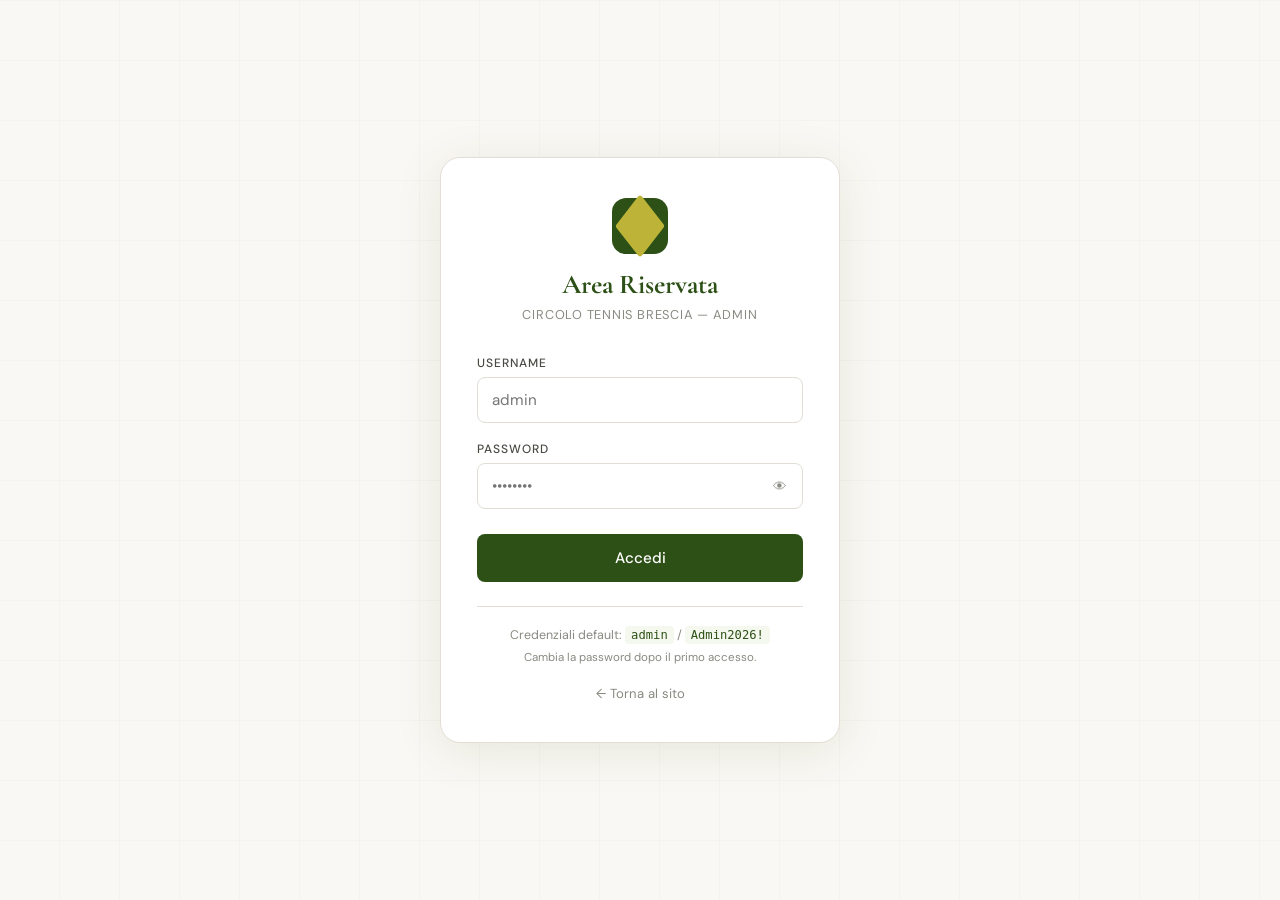
<file: admin_ota_2026/login.html>
<!DOCTYPE html>
<html lang="it">

<head>
  <meta charset="UTF-8" />
  <meta name="viewport" content="width=device-width, initial-scale=1.0" />
  <title>Accesso Admin — OTA</title>
  <link
    href="https://fonts.googleapis.com/css2?family=Cormorant+Garamond:ital,wght@0,600;1,400&family=DM+Sans:wght@300;400;500&display=swap"
    rel="stylesheet" />
  <style>
    *,
    *::before,
    *::after {
      box-sizing: border-box;
      margin: 0;
      padding: 0
    }

    :root {
      --green: #2D5016;
      --green-mid: #3D6B1F;
      --green-light: #E8F0DC;
      --green-pale: #F4F8EE;
      --gold: #B8922A;
      --cream: #FAF8F4;
      --white: #FFFFFF;
      --text-dark: #1A1A18;
      --text-mid: #4A4A45;
      --text-light: #8A8A82;
      --border: #E2DDD5;
      --danger: #C0392B;
      --danger-bg: #FDECEA;
      --font-d: 'Cormorant Garamond', Georgia, serif;
      --font-b: 'DM Sans', system-ui, sans-serif;
    }

    body {
      font-family: var(--font-b);
      background: var(--cream);
      min-height: 100vh;
      display: flex;
      align-items: center;
      justify-content: center;
      padding: 2rem;
    }

    body::before {
      content: '';
      position: fixed;
      inset: 0;
      background:
        repeating-linear-gradient(0deg, transparent, transparent 59px, rgba(45, 80, 22, .05) 60px),
        repeating-linear-gradient(90deg, transparent, transparent 59px, rgba(45, 80, 22, .05) 60px);
      pointer-events: none;
    }

    .card {
      background: var(--white);
      border: 1px solid var(--border);
      border-radius: 20px;
      padding: 2.5rem 2.25rem;
      width: 100%;
      max-width: 400px;
      position: relative;
      box-shadow: 0 8px 48px rgba(45, 80, 22, .1);
    }

    .brand {
      text-align: center;
      margin-bottom: 2rem;
    }

    .brand-icon {
      display: inline-flex;
      width: 56px;
      height: 56px;
      background: var(--green);
      border-radius: 14px;
      align-items: center;
      justify-content: center;
      color: var(--gold);
      font-size: 1.4rem;
      margin-bottom: 1rem;
    }

    .brand h1 {
      font-family: var(--font-d);
      font-size: 1.7rem;
      color: var(--green);
      line-height: 1.1;
    }

    .brand p {
      font-size: .8rem;
      color: var(--text-light);
      margin-top: .35rem;
      letter-spacing: .06em;
      text-transform: uppercase;
    }

    .form-group {
      margin-bottom: 1.1rem;
    }

    .form-group label {
      display: block;
      font-size: .75rem;
      font-weight: 500;
      letter-spacing: .08em;
      text-transform: uppercase;
      color: var(--text-mid);
      margin-bottom: 6px;
    }

    .input-wrap {
      position: relative;
    }

    .input-wrap input {
      width: 100%;
      padding: 12px 42px 12px 14px;
      border: 1.5px solid var(--border);
      border-radius: 8px;
      font-family: var(--font-b);
      font-size: .95rem;
      color: var(--text-dark);
      background: var(--white);
      outline: none;
      transition: border-color .2s;
    }

    .input-wrap input:focus {
      border-color: var(--green);
    }

    .toggle-pw {
      position: absolute;
      right: 12px;
      top: 50%;
      transform: translateY(-50%);
      background: none;
      border: none;
      cursor: pointer;
      color: var(--text-light);
      font-size: .85rem;
      padding: 4px;
    }

    .btn-login {
      width: 100%;
      padding: 14px;
      background: var(--green);
      color: var(--white);
      border: none;
      border-radius: 8px;
      font-family: var(--font-b);
      font-size: .95rem;
      font-weight: 500;
      cursor: pointer;
      transition: background .2s, transform .15s;
      margin-top: .5rem;
    }

    .btn-login:hover {
      background: var(--green-mid);
      transform: translateY(-1px);
    }

    .btn-login:disabled {
      opacity: .6;
      cursor: not-allowed;
      transform: none;
    }

    .error-box {
      background: var(--danger-bg);
      border: 1px solid rgba(192, 57, 43, .25);
      border-radius: 8px;
      padding: 12px 14px;
      font-size: .875rem;
      color: var(--danger);
      margin-bottom: 1rem;
      display: none;
    }

    .error-box.show {
      display: block;
    }

    .hint {
      margin-top: 1.5rem;
      padding-top: 1.25rem;
      border-top: 1px solid var(--border);
      text-align: center;
    }

    .hint p {
      font-size: .78rem;
      color: var(--text-light);
    }

    .hint code {
      background: var(--green-pale);
      padding: 2px 6px;
      border-radius: 4px;
      font-size: .76rem;
      color: var(--green);
      font-family: monospace;
    }

    .back-link {
      display: block;
      text-align: center;
      margin-top: 1.25rem;
      font-size: .82rem;
      color: var(--text-light);
      text-decoration: none;
    }

    .back-link:hover {
      color: var(--green);
    }

    .spinner {
      display: none;
      width: 18px;
      height: 18px;
      border: 2px solid rgba(255, 255, 255, .4);
      border-top-color: #fff;
      border-radius: 50%;
      animation: spin .6s linear infinite;
      margin: 0 auto;
    }

    @keyframes spin {
      to {
        transform: rotate(360deg)
      }
    }
  </style>
</head>

<body>
  <div class="card">
    <div class="brand">
      <div class="brand-icon"><img src="../immagini/diamond.png"></div>
      <h1>Area Riservata</h1>
      <p>Circolo Tennis Brescia — Admin</p>
    </div>

    <div class="error-box" id="errorBox"></div>

    <form id="loginForm" novalidate>
      <div class="form-group">
        <label for="username">Username</label>
        <div class="input-wrap">
          <input type="text" id="username" name="username" autocomplete="username" placeholder="admin" required />
        </div>
      </div>
      <div class="form-group">
        <label for="password">Password</label>
        <div class="input-wrap">
          <input type="password" id="password" name="password" autocomplete="current-password" placeholder="••••••••"
            required />
          <button type="button" class="toggle-pw" id="togglePw" aria-label="Mostra password">👁</button>
        </div>
      </div>
      <button type="submit" class="btn-login" id="btnLogin">
        <span id="btnText">Accedi</span>
        <div class="spinner" id="spinner"></div>
      </button>
    </form>

    <div class="hint">
      <p>Credenziali default: <code>admin</code> / <code>Admin2026!</code></p>
      <p style="margin-top:.4rem;font-size:.72rem;">Cambia la password dopo il primo accesso.</p>
    </div>

    <a href="../pages/index.html" class="back-link">← Torna al sito</a>
  </div>

  <script>
    const API = '../api'; 

    function showError(msg) {
      const box = document.getElementById('errorBox');
      box.textContent = msg;
      box.classList.add('show');
    }
    function hideError() { document.getElementById('errorBox').classList.remove('show'); }

    function setLoading(on) {
      document.getElementById('btnLogin').disabled = on;
      document.getElementById('btnText').style.display = on ? 'none' : 'inline';
      document.getElementById('spinner').style.display = on ? 'block' : 'none';
    }

    document.getElementById('loginForm').addEventListener('submit', async function (e) {
      e.preventDefault();
      hideError();
      const username = document.getElementById('username').value.trim();
      const password = document.getElementById('password').value;
      if (!username || !password) { showError('Inserisci username e password.'); return; }

      setLoading(true);
      try {
        const res = await fetch(`${API}/auth/login.php`, {
          method: 'POST',
          headers: { 'Content-Type': 'application/json' },
          body: JSON.stringify({ username, password })
        });
        const data = await res.json();
        if (!data.success) {
          showError(data.error || 'Errore di accesso.');
        } else {
          // Salva token
          sessionStorage.setItem('ota_token', data.token);
          sessionStorage.setItem('ota_user', JSON.stringify(data.user));
          window.location.href = 'dashboard.html';
        }
      } catch (err) {
        showError('Impossibile raggiungere il server. Controlla la connessione.');
      } finally {
        setLoading(false);
      }
    });

    // Se già loggato, redirect diretto
    if (sessionStorage.getItem('ota_token')) {
      window.location.href = 'dashboard.html';
    }
  </script>
</body>

</html>
</file>
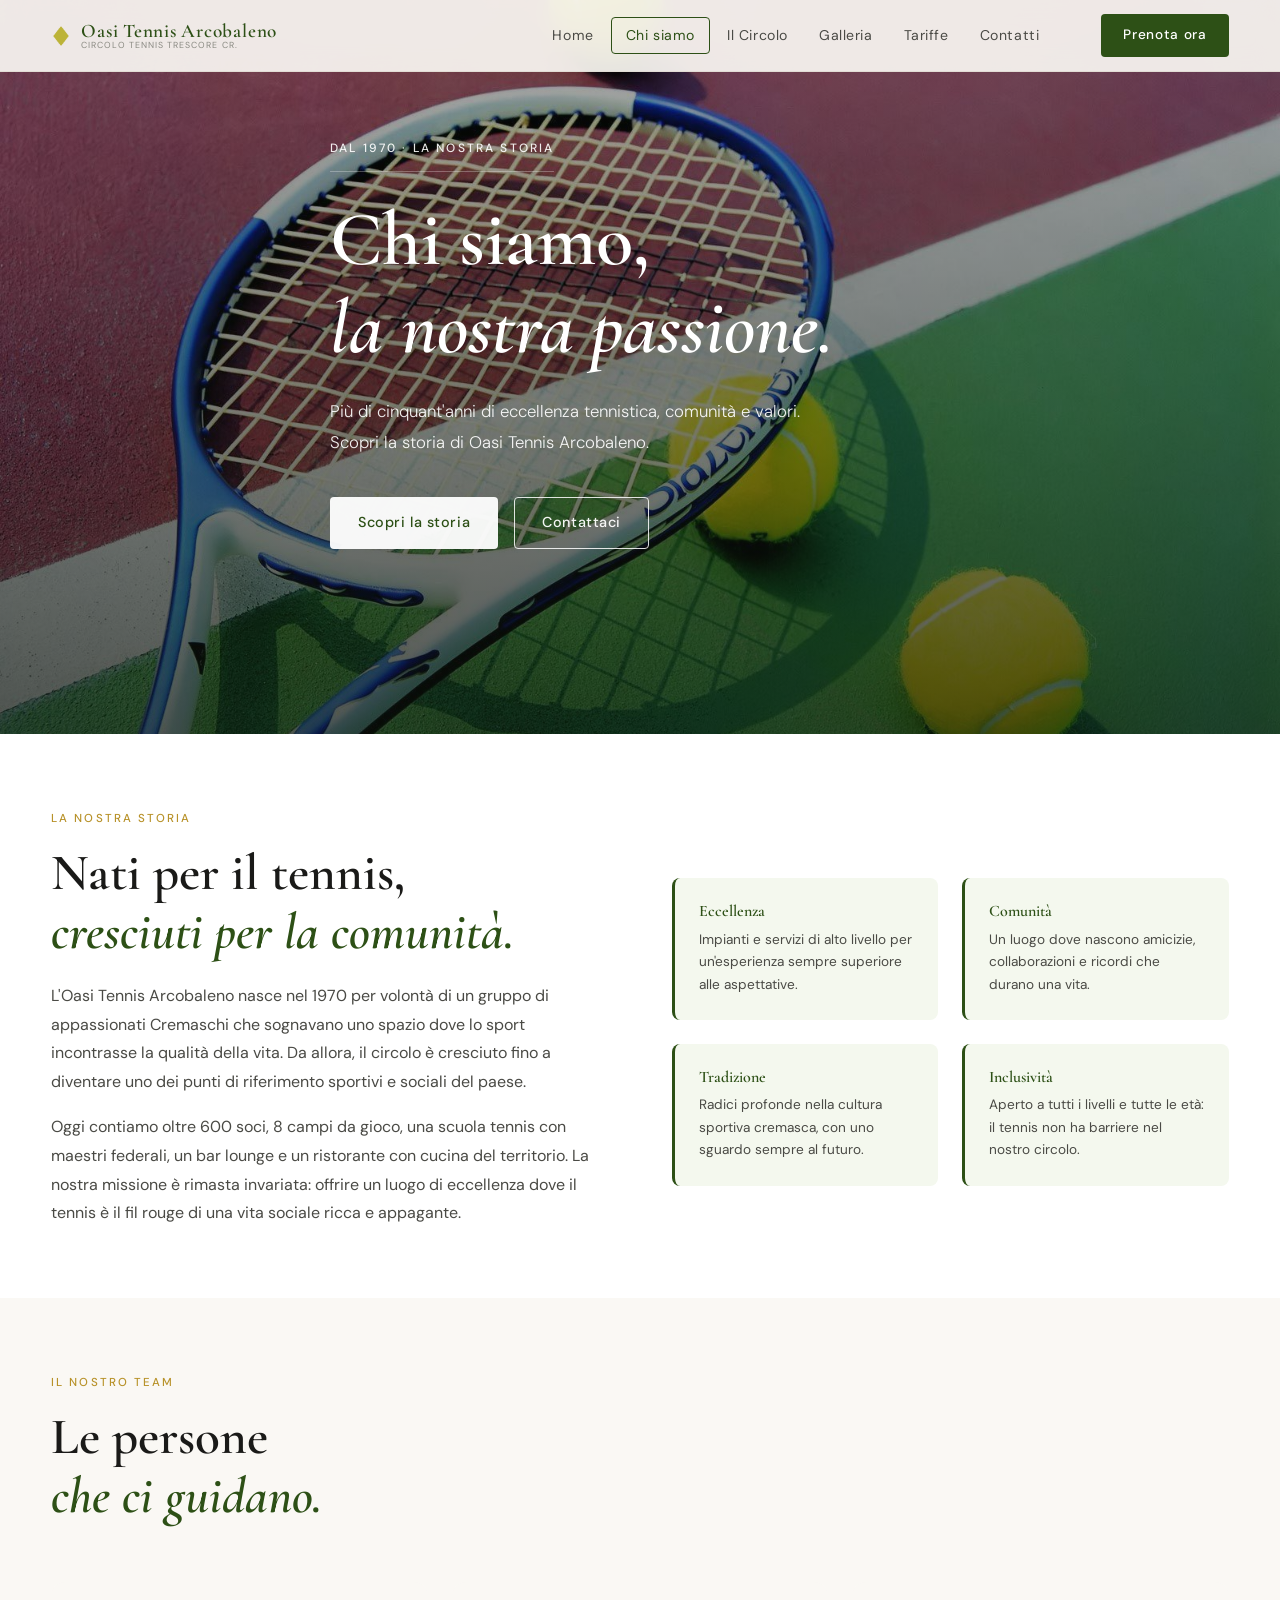
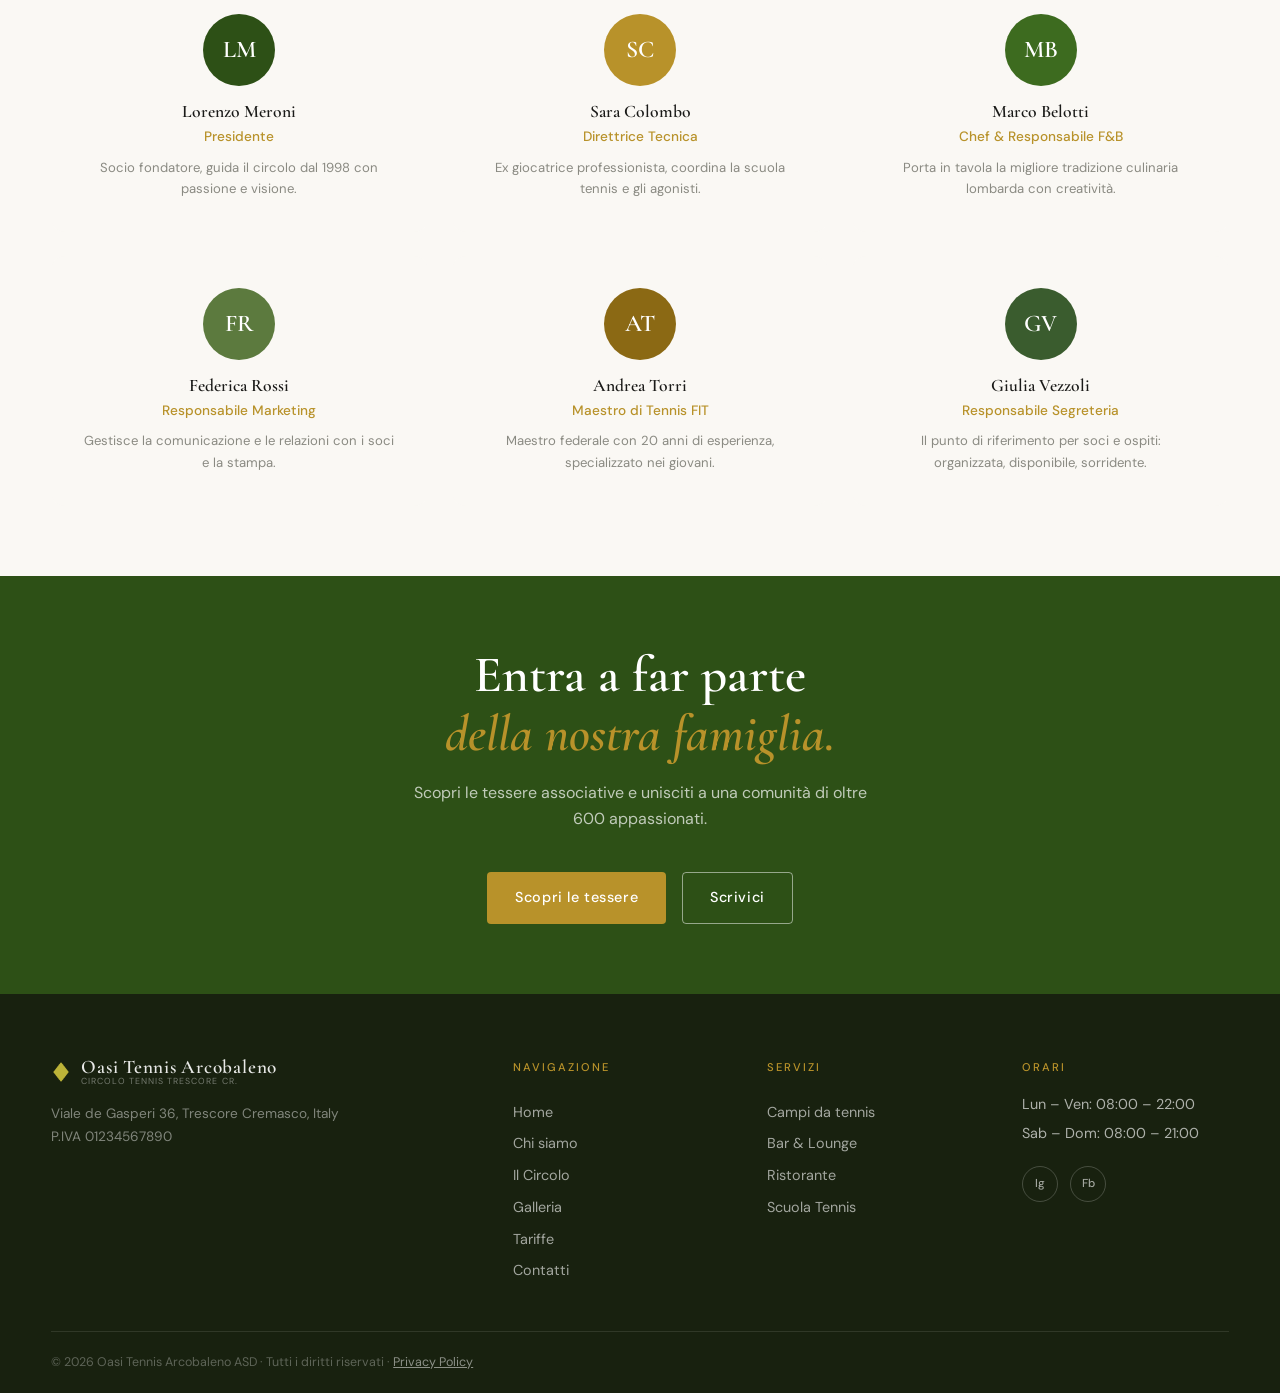
<file: pages/chi-siamo.html>
<!DOCTYPE html>
<html lang="it">

<head>
  <meta charset="UTF-8" />
  <meta name="viewport" content="width=device-width, initial-scale=1.0" />
  <title>Chi siamo — Oasi Tennis Arcobaleno</title>
  <link rel="preconnect" href="https://fonts.googleapis.com" />
  <link rel="preconnect" href="https://fonts.gstatic.com" crossorigin />
  <link
    href="https://fonts.googleapis.com/css2?family=Cormorant+Garamond:ital,wght@0,400;0,600;1,400&family=DM+Sans:wght@300;400;500&display=swap"
    rel="stylesheet" />
  <link rel="stylesheet" href="../css/style.css" />
</head>

<body>

  <header class="navbar" id="navbar">
    <div class="nav-inner container">
      <a href="index.html" class="logo">
        <span class="logo-icon"><img src="../immagini/diamond.png"></span>
        <span class="logo-text">Oasi Tennis Arcobaleno<em>Circolo Tennis Trescore CR.</em></span>
      </a>
      <nav class="nav-links">
        <a href="index.html">Home</a>
        <a href="chi-siamo.html" class="active">Chi siamo</a>
        <a href="il-circolo.html">Il Circolo</a>
        <a href="galleria.html">Galleria</a>
        <a href="tariffe.html">Tariffe</a>
        <a href="contatti.html">Contatti</a>
      </nav>
      <a href="contatti.html" class="btn-cta">Prenota ora</a>
      <button class="hamburger" id="hamburger" aria-label="Apri menu"><span></span><span></span><span></span></button>
    </div>
    <div class="mobile-menu" id="mobileMenu">
      <a href="index.html">Home</a>
      <a href="chi-siamo.html">Chi siamo</a>
      <a href="il-circolo.html">Il Circolo</a>
      <a href="galleria.html">Galleria</a>
      <a href="tariffe.html">Tariffe</a>
      <a href="contatti.html">Contatti</a>
      <a href="contatti.html" class="btn-cta-mob">Prenota ora</a>
    </div>
  </header>

  <!-- HERO -->
  <section class="hero">
    <div class="hero-media">
      <img src="../immagini/wp3088714-tennis-wallpapers.jpg" alt="Chi siamo" />
    </div>
    <div class="hero-content container">
      <span class="hero-label">Dal 1970 · La nostra storia</span>
      <h1>Chi siamo,<br /><em>la nostra passione.</em></h1>
      <p class="hero-sub">Più di cinquant'anni di eccellenza tennistica, comunità e valori. Scopri la storia di Oasi Tennis Arcobaleno.</p>
      <div class="hero-actions">
        <a href="#storia" class="btn-primary">Scopri la storia</a>
        <a href="contatti.html" class="btn-outline">Contattaci</a>
      </div>
    </div>
  </section>

  <!-- STORIA -->
  <section class="section" id="storia">
    <div class="container">
      <div class="about-grid">
        <div>
          <span class="section-tag">La nostra storia</span>
          <h2>Nati per il tennis,<br /><em>cresciuti per la comunità.</em></h2>
          <p style="color:var(--text-mid);margin-top:1.25rem;line-height:1.8;">
            L'Oasi Tennis Arcobaleno nasce nel 1970 per volontà di un gruppo di appassionati Cremaschi che sognavano uno
            spazio dove lo sport incontrasse la qualità della vita. Da allora, il circolo è cresciuto fino a diventare
            uno dei punti di riferimento sportivi e sociali del paese.
          </p>
          <p style="color:var(--text-mid);margin-top:1rem;line-height:1.8;">
            Oggi contiamo oltre 600 soci, 8 campi da gioco, una scuola tennis con maestri federali, un bar lounge e un
            ristorante con cucina del territorio. La nostra missione è rimasta invariata: offrire un luogo di eccellenza
            dove il tennis è il fil rouge di una vita sociale ricca e appagante.
          </p>
        </div>
        <div>
          <div class="about-values">
            <div class="value-card">
              <h4>Eccellenza</h4>
              <p>Impianti e servizi di alto livello per un'esperienza sempre superiore alle aspettative.</p>
            </div>
            <div class="value-card">
              <h4>Comunità</h4>
              <p>Un luogo dove nascono amicizie, collaborazioni e ricordi che durano una vita.</p>
            </div>
            <div class="value-card">
              <h4>Tradizione</h4>
              <p>Radici profonde nella cultura sportiva cremasca, con uno sguardo sempre al futuro.</p>
            </div>
            <div class="value-card">
              <h4>Inclusività</h4>
              <p>Aperto a tutti i livelli e tutte le età: il tennis non ha barriere nel nostro circolo.</p>
            </div>
          </div>
        </div>
      </div>
    </div>
  </section>

  <!-- TEAM -->
  <section class="section" style="background:var(--cream);padding-top:0;">
    <div class="container">
      <div class="section-header">
        <span class="section-tag">Il nostro team</span>
        <h2>Le persone<br /><em>che ci guidano.</em></h2>
      </div>
      <div class="team-grid">
        <div class="team-card">
          <div class="team-avatar">LM</div>
          <h4>Lorenzo Meroni</h4>
          <p>Presidente</p>
          <span style="font-size:0.82rem;color:var(--text-light);display:block;margin-top:0.5rem;">Socio fondatore,
            guida il circolo dal 1998 con passione e visione.</span>
        </div>
        <div class="team-card">
          <div class="team-avatar" style="background:var(--gold);">SC</div>
          <h4>Sara Colombo</h4>
          <p>Direttrice Tecnica</p>
          <span style="font-size:0.82rem;color:var(--text-light);display:block;margin-top:0.5rem;">Ex giocatrice
            professionista, coordina la scuola tennis e gli agonisti.</span>
        </div>
        <div class="team-card">
          <div class="team-avatar" style="background:var(--green-mid);">MB</div>
          <h4>Marco Belotti</h4>
          <p>Chef & Responsabile F&B</p>
          <span style="font-size:0.82rem;color:var(--text-light);display:block;margin-top:0.5rem;">Porta in tavola la
            migliore tradizione culinaria lombarda con creatività.</span>
        </div>
        <div class="team-card">
          <div class="team-avatar" style="background:#5C7A3E;">FR</div>
          <h4>Federica Rossi</h4>
          <p>Responsabile Marketing</p>
          <span style="font-size:0.82rem;color:var(--text-light);display:block;margin-top:0.5rem;">Gestisce la
            comunicazione e le relazioni con i soci e la stampa.</span>
        </div>
        <div class="team-card">
          <div class="team-avatar" style="background:#8B6914;">AT</div>
          <h4>Andrea Torri</h4>
          <p>Maestro di Tennis FIT</p>
          <span style="font-size:0.82rem;color:var(--text-light);display:block;margin-top:0.5rem;">Maestro federale con
            20 anni di esperienza, specializzato nei giovani.</span>
        </div>
        <div class="team-card">
          <div class="team-avatar" style="background:#3A5C2E;">GV</div>
          <h4>Giulia Vezzoli</h4>
          <p>Responsabile Segreteria</p>
          <span style="font-size:0.82rem;color:var(--text-light);display:block;margin-top:0.5rem;">Il punto di
            riferimento per soci e ospiti: organizzata, disponibile, sorridente.</span>
        </div>
      </div>
    </div>
  </section>

  <!-- CTA -->
  <section class="cta-final">
    <div class="container cta-inner">
      <h2>Entra a far parte<br /><em>della nostra famiglia.</em></h2>
      <p>Scopri le tessere associative e unisciti a una comunità di oltre 600 appassionati.</p>
      <div class="cta-btns">
        <a href="tariffe.html" class="btn-primary">Scopri le tessere</a>
        <a href="contatti.html" class="btn-outline btn-outline-light">Scrivici</a>
      </div>
    </div>
  </section>

  <footer class="footer">
    <div class="container footer-inner">
      <div class="footer-brand">
        <a href="index.html" class="logo logo-footer">
          <span class="logo-icon"><img src="../immagini/diamond.png"></span>
          <span class="logo-text">Oasi Tennis Arcobaleno<em>Circolo Tennis Trescore CR.</em></span>
        </a>
        <p>Viale de Gasperi 36, Trescore Cremasco, Italy<br />P.IVA 01234567890</p>
      </div>
      <div class="footer-links">
        <h5>Navigazione</h5>
        <a href="index.html">Home</a>
        <a href="chi-siamo.html">Chi siamo</a>
        <a href="il-circolo.html">Il Circolo</a>
        <a href="galleria.html">Galleria</a>
        <a href="tariffe.html">Tariffe</a>
        <a href="contatti.html">Contatti</a>
      </div>
      <div class="footer-links">
        <h5>Servizi</h5>
        <a href="il-circolo.html">Campi da tennis</a>
        <a href="il-circolo.html#bar">Bar & Lounge</a>
        <a href="il-circolo.html#ristorante">Ristorante</a>
        <a href="tariffe.html#corsi">Scuola Tennis</a>
      </div>
      <div class="footer-contact">
        <h5>Orari</h5>
        <p>Lun – Ven: 08:00 – 22:00</p>
        <p>Sab – Dom: 08:00 – 21:00</p>
        <div class="footer-social">
          <a href="#" aria-label="Instagram">Ig</a>
          <a href="#" aria-label="Facebook">Fb</a>
        </div>
      </div>
    </div>
    <div class="footer-bottom">
      <div class="container">
        <p>© 2026 Oasi Tennis Arcobaleno ASD · Tutti i diritti riservati · <a href="#">Privacy Policy</a> </p>
      </div>
    </div>
  </footer>
  <script src="../main.js"></script>
</body>

</html>
</file>
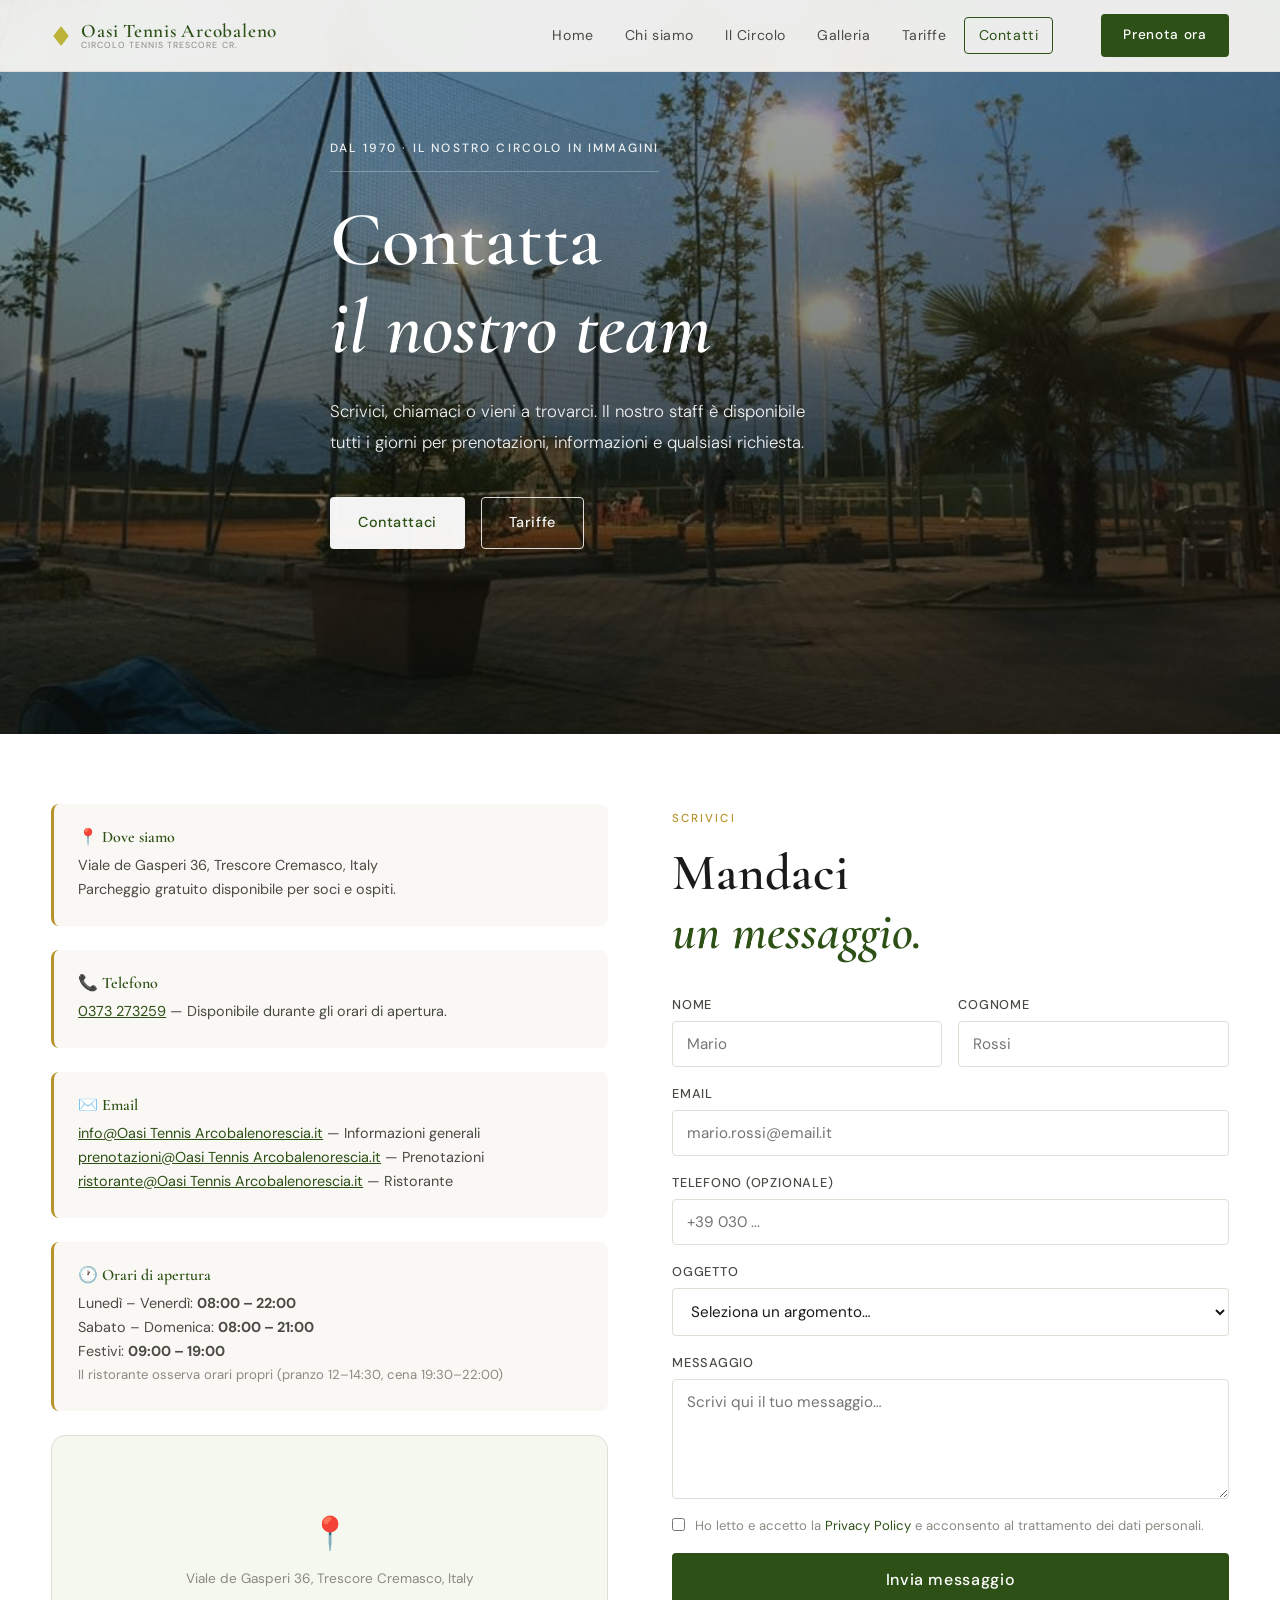
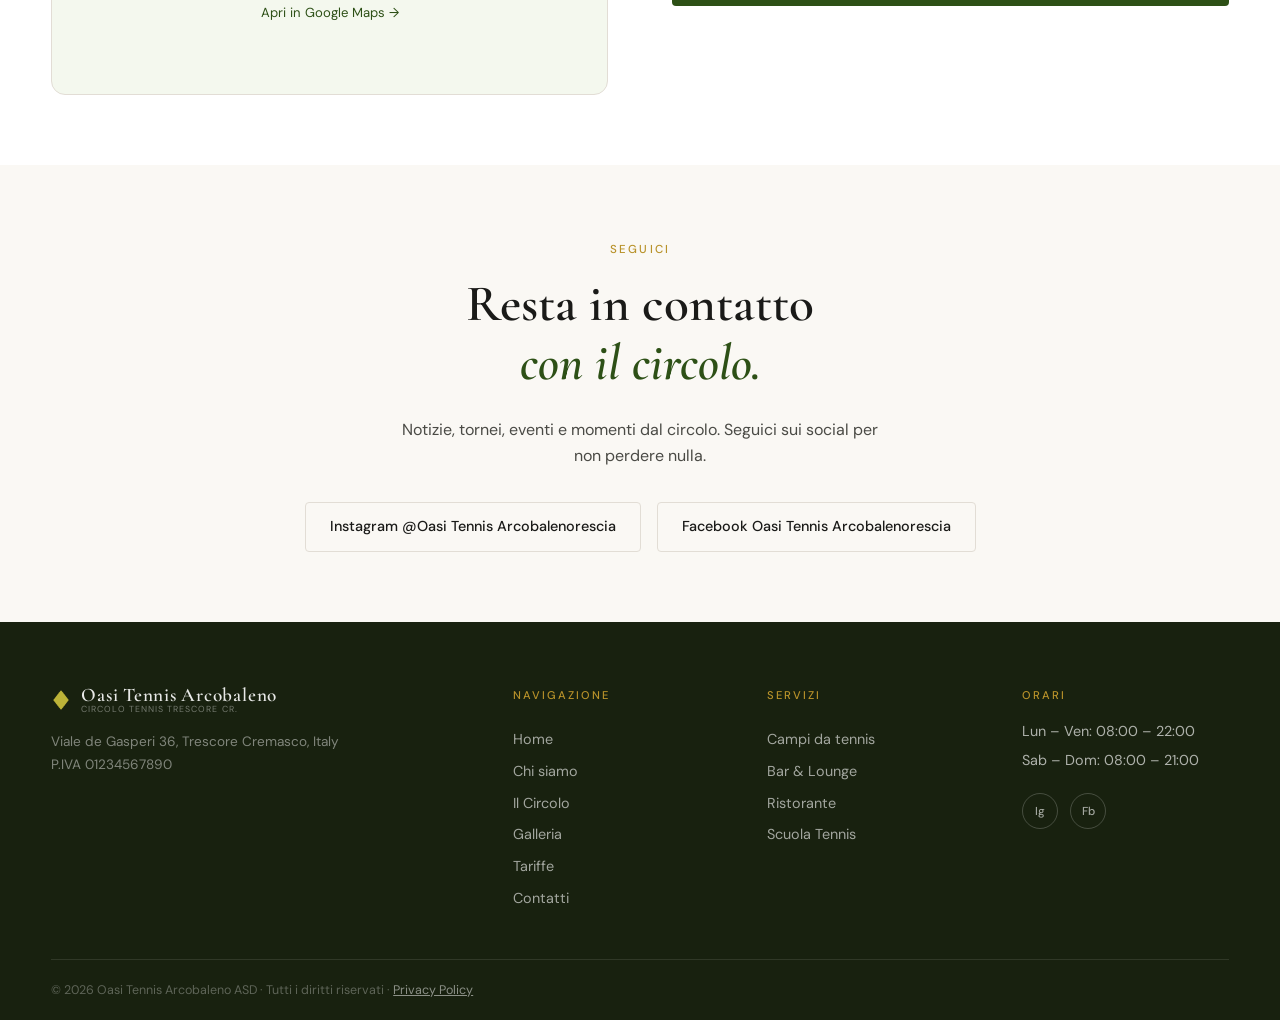
<file: pages/contatti.html>
<!DOCTYPE html>
<html lang="it">

<head>
  <meta charset="UTF-8" />
  <meta name="viewport" content="width=device-width, initial-scale=1.0" />
  <title>Contatti — Oasi Tennis Arcobaleno</title>
  <link rel="preconnect" href="https://fonts.googleapis.com" />
  <link rel="preconnect" href="https://fonts.gstatic.com" crossorigin />
  <link
    href="https://fonts.googleapis.com/css2?family=Cormorant+Garamond:ital,wght@0,400;0,600;1,400&family=DM+Sans:wght@300;400;500&display=swap"
    rel="stylesheet" />
  <link rel="stylesheet" href="../css/style.css" />
</head>

<body>

  <header class="navbar" id="navbar">
    <div class="nav-inner container">
      <a href="index.html" class="logo">
        <span class="logo-icon"><img src="../immagini/diamond.png"></span>
        <span class="logo-text">Oasi Tennis Arcobaleno<em>Circolo Tennis Trescore CR.</em></span>
      </a>
      <nav class="nav-links">
        <a href="index.html">Home</a>
        <a href="chi-siamo.html">Chi siamo</a>
        <a href="il-circolo.html">Il Circolo</a>
        <a href="galleria.html">Galleria</a>
        <a href="tariffe.html">Tariffe</a>
        <a href="contatti.html" class="active">Contatti</a>
      </nav>
      <a href="contatti.html" class="btn-cta">Prenota ora</a>
      <button class="hamburger" id="hamburger" aria-label="Apri menu">
        <span></span><span></span><span></span>
      </button>
    </div>
    <div class="mobile-menu" id="mobileMenu">
      <a href="index.html">Home</a>
      <a href="chi-siamo.html">Chi siamo</a>
      <a href="il-circolo.html">Il Circolo</a>
      <a href="galleria.html">Galleria</a>
      <a href="tariffe.html">Tariffe</a>
      <a href="contatti.html">Contatti</a>
      <a href="contatti.html" class="btn-cta-mob">Prenota ora</a>
    </div>
  </header>

  <section class="hero">
    <div class="hero-media">
      <img src="../immagini/contatti.jpg" alt="Chi siamo" />
    </div>
    <div class="hero-content container">
      <span class="hero-label">Dal 1970 · Il nostro circolo in immagini</span>
      <h1>Contatta<br /><em>il nostro team</em></h1>
      <p class="hero-sub">Scrivici, chiamaci o vieni a trovarci. Il nostro staff è disponibile tutti i giorni per prenotazioni,
        informazioni e qualsiasi richiesta.</p>
      <div class="hero-actions">
        <a href="#contatti" class="btn-primary">Contattaci</a>
        <a href="tariffe.html" class="btn-outline">Tariffe</a>
      </div>
    </div>
  </section>

 

  <section class="section" id="contatti">
    <div class="container">
      <div class="contact-grid">
        <!-- Info -->
        <div>
          <div class="contact-info-blocks">
            <div class="contact-block">
              <h4>📍 Dove siamo</h4>
              <p>
                Viale de Gasperi 36, Trescore Cremasco, Italy<br />Parcheggio gratuito disponibile per soci e
                ospiti.</p>
            </div>
            <div class="contact-block">
              <h4>📞 Telefono</h4>
              <p><a href="tel:+390373273259">0373 273259</a> — Disponibile durante gli orari di apertura.</p>
            </div>
            <div class="contact-block">
              <h4>✉️ Email</h4>
              <p><a href="mailto:info@Oasi Tennis Arcobalenorescia.it">info@Oasi Tennis Arcobalenorescia.it</a> — Informazioni generali<br /><a
                  href="mailto:prenotazioni@Oasi Tennis Arcobalenorescia.it">prenotazioni@Oasi Tennis Arcobalenorescia.it</a> — Prenotazioni<br /><a
                  href="mailto:ristorante@Oasi Tennis Arcobalenorescia.it">ristorante@Oasi Tennis Arcobalenorescia.it</a> — Ristorante</p>
            </div>
            <div class="contact-block">
              <h4>🕐 Orari di apertura</h4>
              <p>
                Lunedì – Venerdì: <strong>08:00 – 22:00</strong><br />
                Sabato – Domenica: <strong>08:00 – 21:00</strong><br />
                Festivi: <strong>09:00 – 19:00</strong><br />
                <span style="font-size:0.82rem;color:var(--text-light);">Il ristorante osserva orari propri (pranzo
                  12–14:30, cena 19:30–22:00)</span>
              </p>
            </div>
          </div>
          <div class="map-placeholder">
            📍
            <span>Viale de Gasperi 36, Trescore Cremasco, Italy</span>
            <a href="https://maps.google.com" target="_blank"
              style="font-size:0.82rem;color:var(--green);margin-top:4px;">Apri in Google Maps →</a>
          </div>
        </div>
        <!-- Form -->
        <div>
          <span class="section-tag">Scrivici</span>
          <h2 style="margin-bottom:2rem;">Mandaci<br /><em>un messaggio.</em></h2>
          <form class="contact-form" id="contactForm">
            <div class="form-row">
              <div class="form-group">
                <label for="nome">Nome</label>
                <input type="text" id="nome" name="nome" placeholder="Mario" required />
              </div>
              <div class="form-group">
                <label for="cognome">Cognome</label>
                <input type="text" id="cognome" name="cognome" placeholder="Rossi" required />
              </div>
            </div>
            <div class="form-group">
              <label for="email">Email</label>
              <input type="email" id="email" name="email" placeholder="mario.rossi@email.it" required />
            </div>
            <div class="form-group">
              <label for="telefono">Telefono (opzionale)</label>
              <input type="tel" id="telefono" name="telefono" placeholder="+39 030 ..." />
            </div>
            <div class="form-group">
              <label for="oggetto">Oggetto</label>
              <select id="oggetto" name="oggetto">
                <option value="">Seleziona un argomento…</option>
                <option value="prenotazione-campo">Prenotazione campo</option>
                <option value="prenotazione-ristorante">Prenotazione ristorante</option>
                <option value="tessera">Tessera associativa</option>
                <option value="corsi">Corsi e scuola tennis</option>
                <option value="eventi">Eventi e tornei</option>
                <option value="altro">Altro</option>
              </select>
            </div>
            <div class="form-group">
              <label for="messaggio">Messaggio</label>
              <textarea id="messaggio" name="messaggio" placeholder="Scrivi qui il tuo messaggio…" required></textarea>
            </div>
            <div style="display:flex;align-items:flex-start;gap:10px;">
              <input type="checkbox" id="privacy" name="privacy" required
                style="margin-top:3px;accent-color:var(--green);" />
              <label for="privacy"
                style="font-size:0.82rem;color:var(--text-light);text-transform:none;letter-spacing:0;">Ho letto e
                accetto la <a href="#" style="color:var(--green);">Privacy Policy</a> e acconsento al trattamento dei
                dati personali.</label>
            </div>
            <button type="submit" class="btn-primary"
              style="width:100%;text-align:center;border:none;cursor:pointer;font-size:1rem;padding:16px;">
              Invia messaggio
            </button>
          </form>
        </div>
      </div>
    </div>
  </section>

  <!-- SOCIAL -->
  <section style="background:var(--cream);padding:64px 0;">
    <div class="container text-center">
      <span class="section-tag">Seguici</span>
      <h2 style="margin-bottom:1.5rem;">Resta in contatto<br /><em>con il circolo.</em></h2>
      <p style="color:var(--text-mid);max-width:480px;margin:0 auto 2rem;">Notizie, tornei, eventi e momenti dal
        circolo. Seguici sui social per non perdere nulla.</p>
      <div style="display:flex;justify-content:center;gap:1rem;">
        <a href="#"
          style="display:inline-flex;align-items:center;gap:8px;padding:12px 24px;border:1.5px solid var(--border);border-radius:var(--r-sm);color:var(--text-dark);font-size:0.9rem;font-weight:500;transition:border-color 0.2s;">Instagram
          @Oasi Tennis Arcobalenorescia</a>
        <a href="#"
          style="display:inline-flex;align-items:center;gap:8px;padding:12px 24px;border:1.5px solid var(--border);border-radius:var(--r-sm);color:var(--text-dark);font-size:0.9rem;font-weight:500;transition:border-color 0.2s;">Facebook
          Oasi Tennis Arcobalenorescia</a>
      </div>
    </div>
  </section>

  <footer class="footer">
    <div class="container footer-inner">
      <div class="footer-brand">
        <a href="index.html" class="logo logo-footer">
          <span class="logo-icon"><img src="../immagini/diamond.png"></span>
          <span class="logo-text">Oasi Tennis Arcobaleno<em>Circolo Tennis Trescore CR.</em></span>
        </a>
        <p>Viale de Gasperi 36, Trescore Cremasco, Italy<br />P.IVA 01234567890</p>
      </div>
      <div class="footer-links">
        <h5>Navigazione</h5>
        <a href="index.html">Home</a>
        <a href="chi-siamo.html">Chi siamo</a>
        <a href="il-circolo.html">Il Circolo</a>
        <a href="galleria.html">Galleria</a>
        <a href="tariffe.html">Tariffe</a>
        <a href="contatti.html">Contatti</a>
      </div>
      <div class="footer-links">
        <h5>Servizi</h5>
        <a href="il-circolo.html">Campi da tennis</a>
        <a href="il-circolo.html#bar">Bar & Lounge</a>
        <a href="il-circolo.html#ristorante">Ristorante</a>
        <a href="tariffe.html#corsi">Scuola Tennis</a>
      </div>
      <div class="footer-contact">
        <h5>Orari</h5>
        <p>Lun – Ven: 08:00 – 22:00</p>
        <p>Sab – Dom: 08:00 – 21:00</p>
        <div class="footer-social">
          <a href="#" aria-label="Instagram">Ig</a>
          <a href="#" aria-label="Facebook">Fb</a>
        </div>
      </div>
    </div>
    <div class="footer-bottom">
      <div class="container">
        <p>© 2026 Oasi Tennis Arcobaleno ASD · Tutti i diritti riservati · <a href="#">Privacy Policy</a> </p>
      </div>
    </div>
  </footer>
  <script src="../main.js"></script>
</body>

</html>
</file>
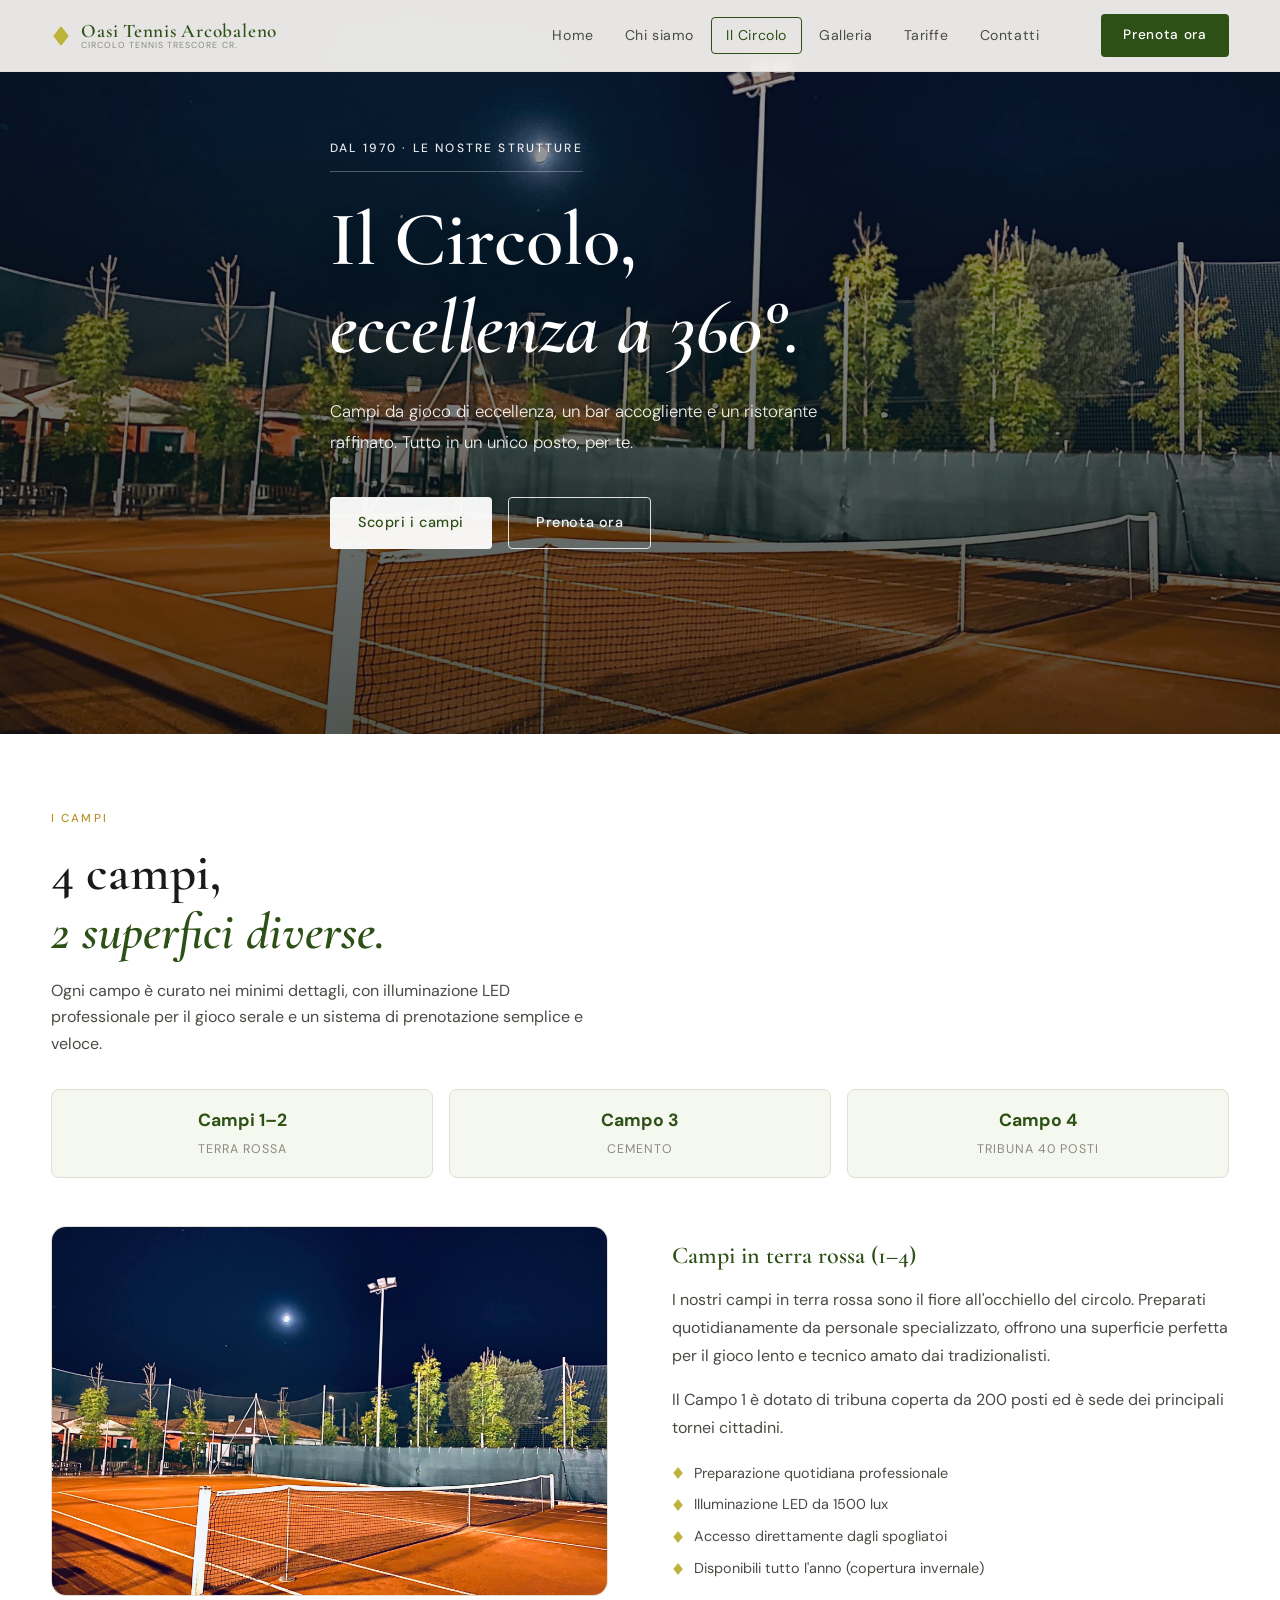
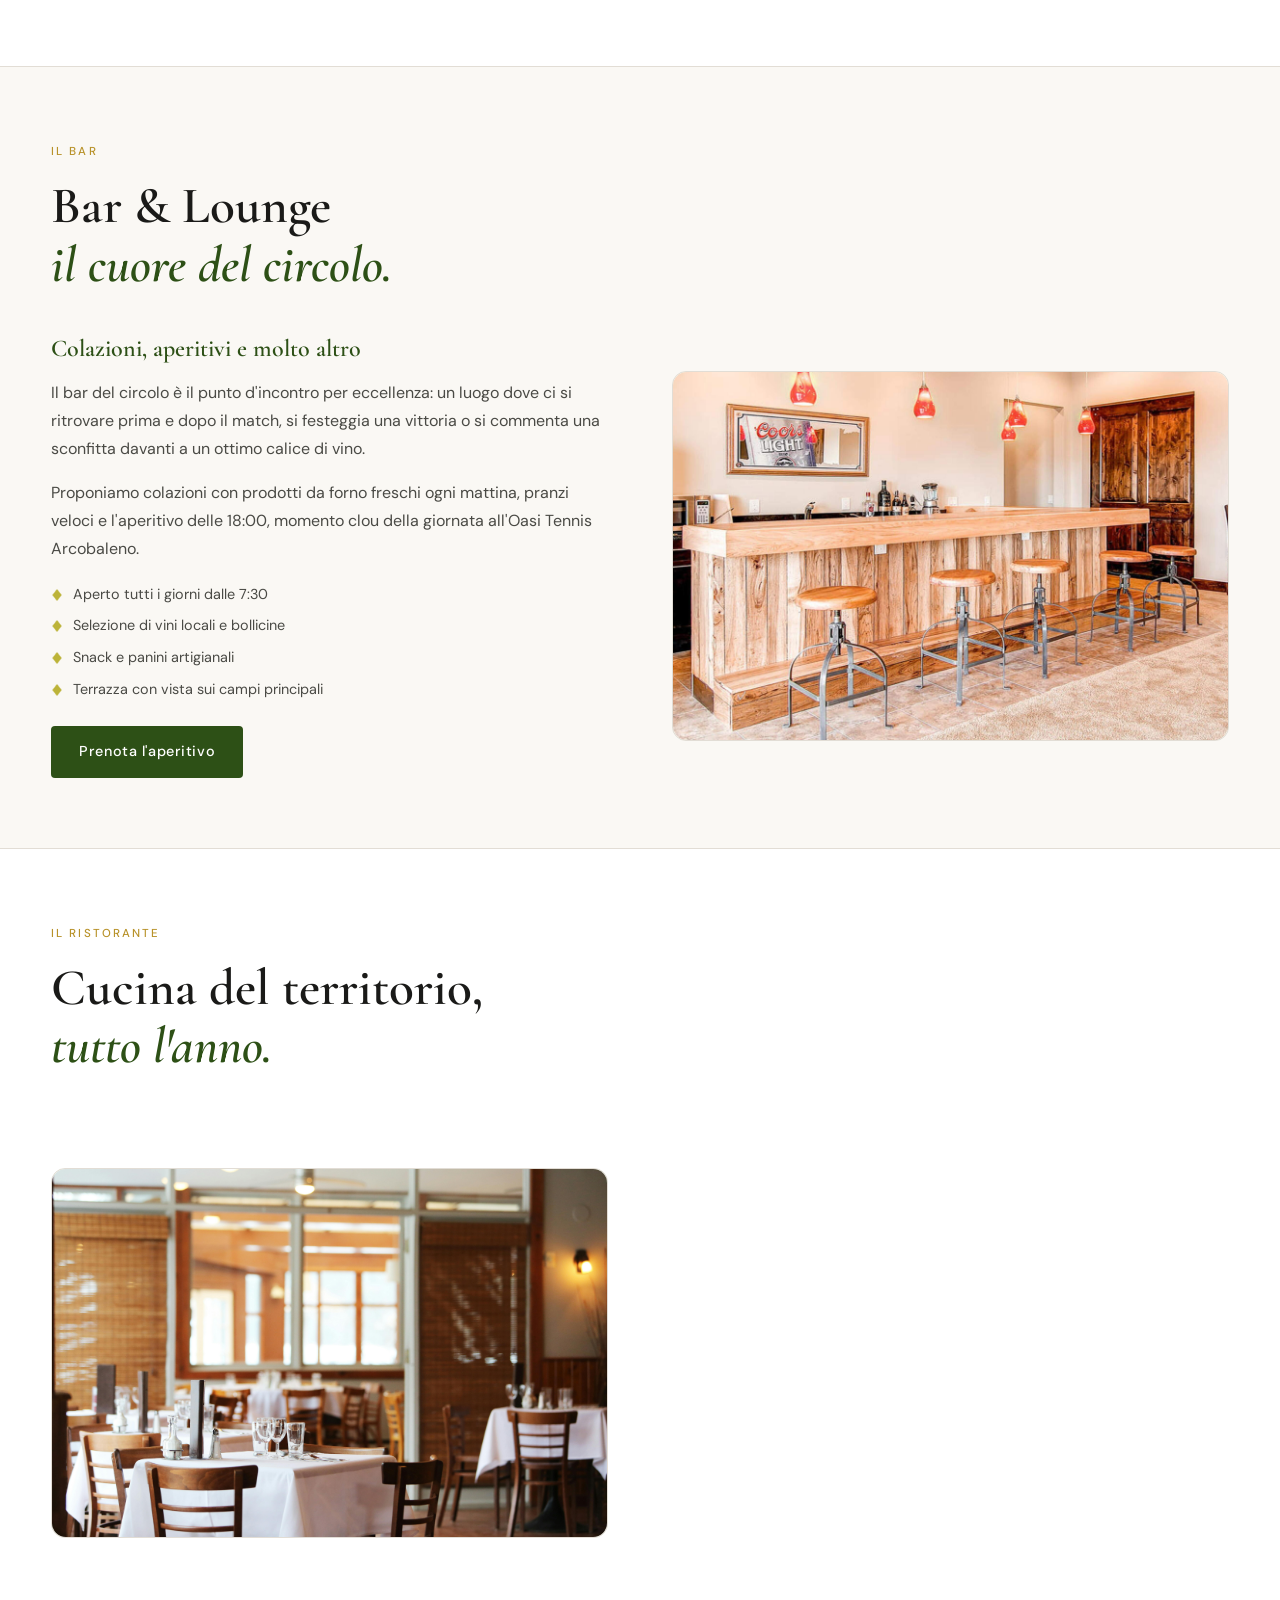
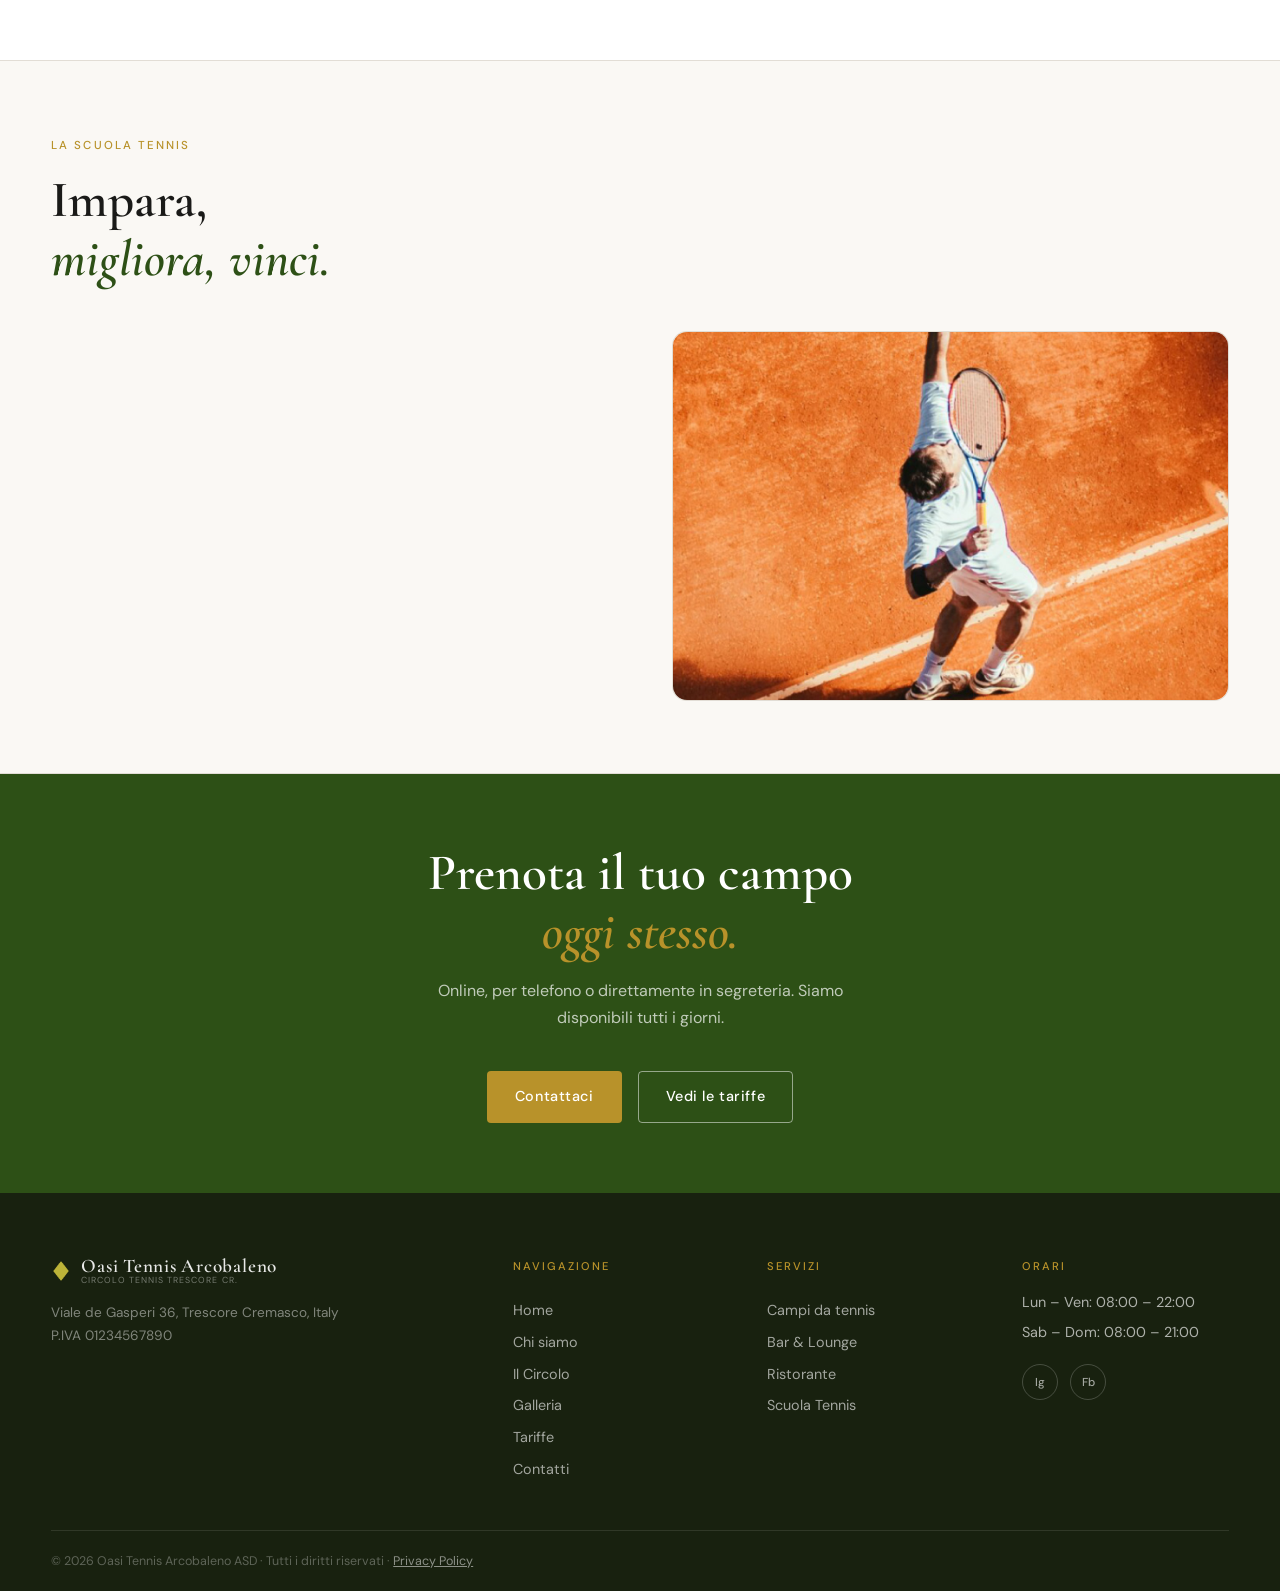
<file: pages/il-circolo.html>
<!DOCTYPE html>
<html lang="it">

<head>
  <meta charset="UTF-8" />
  <meta name="viewport" content="width=device-width, initial-scale=1.0" />
  <title>Il Circolo — Oasi Tennis Arcobaleno</title>
  <link rel="preconnect" href="https://fonts.googleapis.com" />
  <link rel="preconnect" href="https://fonts.gstatic.com" crossorigin />
  <link
    href="https://fonts.googleapis.com/css2?family=Cormorant+Garamond:ital,wght@0,400;0,600;1,400&family=DM+Sans:wght@300;400;500&display=swap"
    rel="stylesheet" />
  <link rel="stylesheet" href="../css/style.css" />
</head>

<body>

  <header class="navbar" id="navbar">
    <div class="nav-inner container">
      <a href="index.html" class="logo">
        <span class="logo-icon"><img src="../immagini/diamond.png"></span>
        <span class="logo-text">Oasi Tennis Arcobaleno<em>Circolo Tennis Trescore CR.</em></span>
      </a>
      <nav class="nav-links">
        <a href="index.html">Home</a>
        <a href="chi-siamo.html">Chi siamo</a>
        <a href="il-circolo.html" class="active">Il Circolo</a>
        <a href="galleria.html">Galleria</a>
        <a href="tariffe.html">Tariffe</a>
        <a href="contatti.html">Contatti</a>
      </nav>
      <a href="contatti.html" class="btn-cta">Prenota ora</a>
      <button class="hamburger" id="hamburger" aria-label="Apri menu"><span></span><span></span><span></span></button>
    </div>
    <div class="mobile-menu" id="mobileMenu">
      <a href="index.html">Home</a>
      <a href="chi-siamo.html">Chi siamo</a>
      <a href="il-circolo.html">Il Circolo</a>
      <a href="galleria.html">Galleria</a>
      <a href="tariffe.html">Tariffe</a>
      <a href="contatti.html">Contatti</a>
      <a href="contatti.html" class="btn-cta-mob">Prenota ora</a>
    </div>
  </header>

  <!-- HERO -->
  <section class="hero">
    <div class="hero-media">
      <img src="../immagini/campi.png" alt="Il Circolo" />
    </div>
    <div class="hero-content container">
      <span class="hero-label">Dal 1970 · Le nostre strutture</span>
      <h1>Il Circolo,<br /><em>eccellenza a 360°.</em></h1>
      <p class="hero-sub">Campi da gioco di eccellenza, un bar accogliente e un ristorante raffinato. Tutto in un unico posto, per te.</p>
      <div class="hero-actions">
        <a href="#campi" class="btn-primary">Scopri i campi</a>
        <a href="contatti.html" class="btn-outline">Prenota ora</a>
      </div>
    </div>
  </section>

  <!-- CAMPI -->
  <section class="facility-section section" id="campi">
    <div class="container">
      <span class="section-tag">I campi</span>
      <h2>4 campi,<br /><em>2 superfici diverse.</em></h2>
      <p style="margin-top:1rem;color:var(--text-mid);max-width:560px;">Ogni campo è curato nei minimi dettagli, con
        illuminazione LED professionale per il gioco serale e un sistema di prenotazione semplice e veloce.</p>
      <div class="courts-grid">
        <div class="court-pill"><strong>Campi 1–2</strong><span>Terra rossa</span></div>
        <div class="court-pill"><strong>Campo 3</strong><span>Cemento</span></div>
        <div class="court-pill"><strong>Campo 4</strong><span>Tribuna 40 posti</span></div>
      </div>
      <div class="facility-grid" style="margin-top:3rem;">
        <div class="facility-img"><img src="../immagini/campi.png" alt=""></div>
        <div class="facility-text">
          <h3>Campi in terra rossa (1–4)</h3>
          <p>I nostri campi in terra rossa sono il fiore all'occhiello del circolo. Preparati quotidianamente da
            personale specializzato, offrono una superficie perfetta per il gioco lento e tecnico amato dai
            tradizionalisti.</p>
          <p>Il Campo 1 è dotato di tribuna coperta da 200 posti ed è sede dei principali tornei cittadini.</p>
          <ul class="facility-list">
            <li><img src="../immagini/diamond.png">Preparazione quotidiana professionale</li>
            <li><img src="../immagini/diamond.png">Illuminazione LED da 1500 lux</li>
            <li><img src="../immagini/diamond.png">Accesso direttamente dagli spogliatoi</li>
            <li><img src="../immagini/diamond.png">Disponibili tutto l'anno (copertura invernale)</li>
          </ul>
        </div>
      </div>
    </div>
  </section>

  <!-- BAR -->
  <section class="facility-section" id="bar" style="background:var(--cream);">
    <div class="container">
      <span class="section-tag">Il bar</span>
      <h2>Bar & Lounge<br /><em>il cuore del circolo.</em></h2>
      <div class="facility-grid" style="margin-top:2.5rem;">
        <div class="facility-text">
          <h3>Colazioni, aperitivi e molto altro</h3>
          <p>Il bar del circolo è il punto d'incontro per eccellenza: un luogo dove ci si ritrovare prima e dopo il
            match, si festeggia una vittoria o si commenta una sconfitta davanti a un ottimo calice di vino.</p>
          <p>Proponiamo colazioni con prodotti da forno freschi ogni mattina, pranzi veloci e l'aperitivo delle 18:00,
            momento clou della giornata all'Oasi Tennis Arcobaleno.</p>
          <ul class="facility-list">
            <li><img src="../immagini/diamond.png">Aperto tutti i giorni dalle 7:30</li>
            <li><img src="../immagini/diamond.png">Selezione di vini locali e bollicine</li>
            <li><img src="../immagini/diamond.png">Snack e panini artigianali</li>
            <li><img src="../immagini/diamond.png">Terrazza con vista sui campi principali</li>
          </ul>
          <div style="margin-top:1.5rem;">
            <a href="contatti.html" class="btn-primary">Prenota l'aperitivo</a>
          </div>
        </div>
        <div class="facility-img"><img src="../immagini/bar.jpg" alt=""></div>
      </div>
    </div>
  </section>

  <!-- RISTORANTE -->
  <section class="facility-section" id="ristorante">
    <div class="container">
      <span class="section-tag">Il ristorante</span>
      <h2>Cucina del territorio,<br /><em>tutto l'anno.</em></h2>
      <div class="facility-grid" style="margin-top:2.5rem;">
        <div class="facility-img"><img src="../immagini/ristorante.jpg" alt=""></div>
        <div class="facility-text">
          <h3>Un ristorante autentico nel cuore del circolo</h3>
          <p>Il ristorante del Oasi Tennis Arcobaleno è molto più di una mensa sportiva: è un luogo dove la cucina
            lombarda si esprime con autenticità e passione. Il nostro chef Marco Belotti propone menù stagionali che
            valorizzano i produttori locali.</p>
          <p>Ideale per pranzi in famiglia, cene di squadra, cerimonie aziendali e celebrazioni private. La sala può
            ospitare fino a 120 persone.</p>
          <ul class="facility-list">
            <li><img src="../immagini/diamond.png">Menù pranzo (12:00–14:30) e cena (19:30–22:00)</li>
            <li><img src="../immagini/diamond.png">Cucina lombarda contemporanea con prodotti stagionali</li>
            <li><img src="../immagini/diamond.png">Sala privata fino a 40 persone per eventi</li>
            <li><img src="../immagini/diamond.png">Carta dei vini con oltre 80 etichette</li>
            <li><img src="../immagini/diamond.png">Menù bambini disponibile</li>
          </ul>
          <div style="margin-top:1.5rem;">
            <a href="contatti.html" class="btn-primary">Prenota un tavolo</a>
          </div>
        </div>
      </div>
    </div>
  </section>

  <!-- SCUOLA TENNIS -->
  <section class="facility-section" id="scuola" style="background:var(--cream);">
    <div class="container">
      <span class="section-tag">La scuola tennis</span>
      <h2>Impara,<br /><em>migliora, vinci.</em></h2>
      <div class="facility-grid" style="margin-top:2.5rem;">
        <div class="facility-text">
          <h3>Maestri federali per ogni livello</h3>
          <p>La scuola tennis del Oasi Tennis Arcobaleno è guidata da maestri FIT (Federazione Italiana Tennis) con anni di esperienza a
            tutti i livelli. Offriamo percorsi personalizzati per bambini, adulti e agonisti.</p>
          <ul class="facility-list">
            <li><img src="../immagini/diamond.png">Corsi per bambini dai 4 anni (mini-tennis)</li>
            <li><img src="../immagini/diamond.png">Corsi adulti principianti e avanzati</li>
            <li><img src="../immagini/diamond.png">Allenamento agonistico personalizzato</li>
            <li><img src="../immagini/diamond.png">Lezioni private e semi-private</li>
            <li><img src="../immagini/diamond.png">Stage estivi intensivi</li>
          </ul>
          <div style="margin-top:1.5rem;display:flex;gap:1rem;flex-wrap:wrap;">
            <a href="tariffe.html#corsi" class="btn-primary">Vedi i corsi</a>
            <a href="contatti.html" class="btn-outline">Richiedi info</a>
          </div>
        </div>
        <div class="facility-img"><img src="../immagini/tennis-corsi.jpg" alt=""></div>
      </div>
    </div>
  </section>

  <section class="cta-final">
    <div class="container cta-inner">
      <h2>Prenota il tuo campo<br /><em>oggi stesso.</em></h2>
      <p>Online, per telefono o direttamente in segreteria. Siamo disponibili tutti i giorni.</p>
      <div class="cta-btns">
        <a href="contatti.html" class="btn-primary">Contattaci</a>
        <a href="tariffe.html" class="btn-outline btn-outline-light">Vedi le tariffe</a>
      </div>
    </div>
  </section>

  <footer class="footer">
    <div class="container footer-inner">
      <div class="footer-brand">
        <a href="index.html" class="logo logo-footer">
          <span class="logo-icon"><img src="../immagini/diamond.png"></span>
          <span class="logo-text">Oasi Tennis Arcobaleno<em>Circolo Tennis Trescore CR.</em></span>
        </a>
        <p>Viale de Gasperi 36, Trescore Cremasco, Italy<br />P.IVA 01234567890</p>
      </div>
      <div class="footer-links">
        <h5>Navigazione</h5>
        <a href="index.html">Home</a>
        <a href="chi-siamo.html">Chi siamo</a>
        <a href="il-circolo.html">Il Circolo</a>
        <a href="galleria.html">Galleria</a>
        <a href="tariffe.html">Tariffe</a>
        <a href="contatti.html">Contatti</a>
      </div>
      <div class="footer-links">
        <h5>Servizi</h5>
        <a href="il-circolo.html">Campi da tennis</a>
        <a href="il-circolo.html#bar">Bar & Lounge</a>
        <a href="il-circolo.html#ristorante">Ristorante</a>
        <a href="tariffe.html#corsi">Scuola Tennis</a>
      </div>
      <div class="footer-contact">
        <h5>Orari</h5>
        <p>Lun – Ven: 08:00 – 22:00</p>
        <p>Sab – Dom: 08:00 – 21:00</p>
        <div class="footer-social">
          <a href="#" aria-label="Instagram">Ig</a>
          <a href="#" aria-label="Facebook">Fb</a>
        </div>
      </div>
    </div>
    <div class="footer-bottom">
      <div class="container">
        <p>© 2026 Oasi Tennis Arcobaleno ASD · Tutti i diritti riservati · <a href="#">Privacy Policy</a> </p>
      </div>
    </div>
  </footer>
  <script src="../main.js"></script>
</body>

</html>
</file>
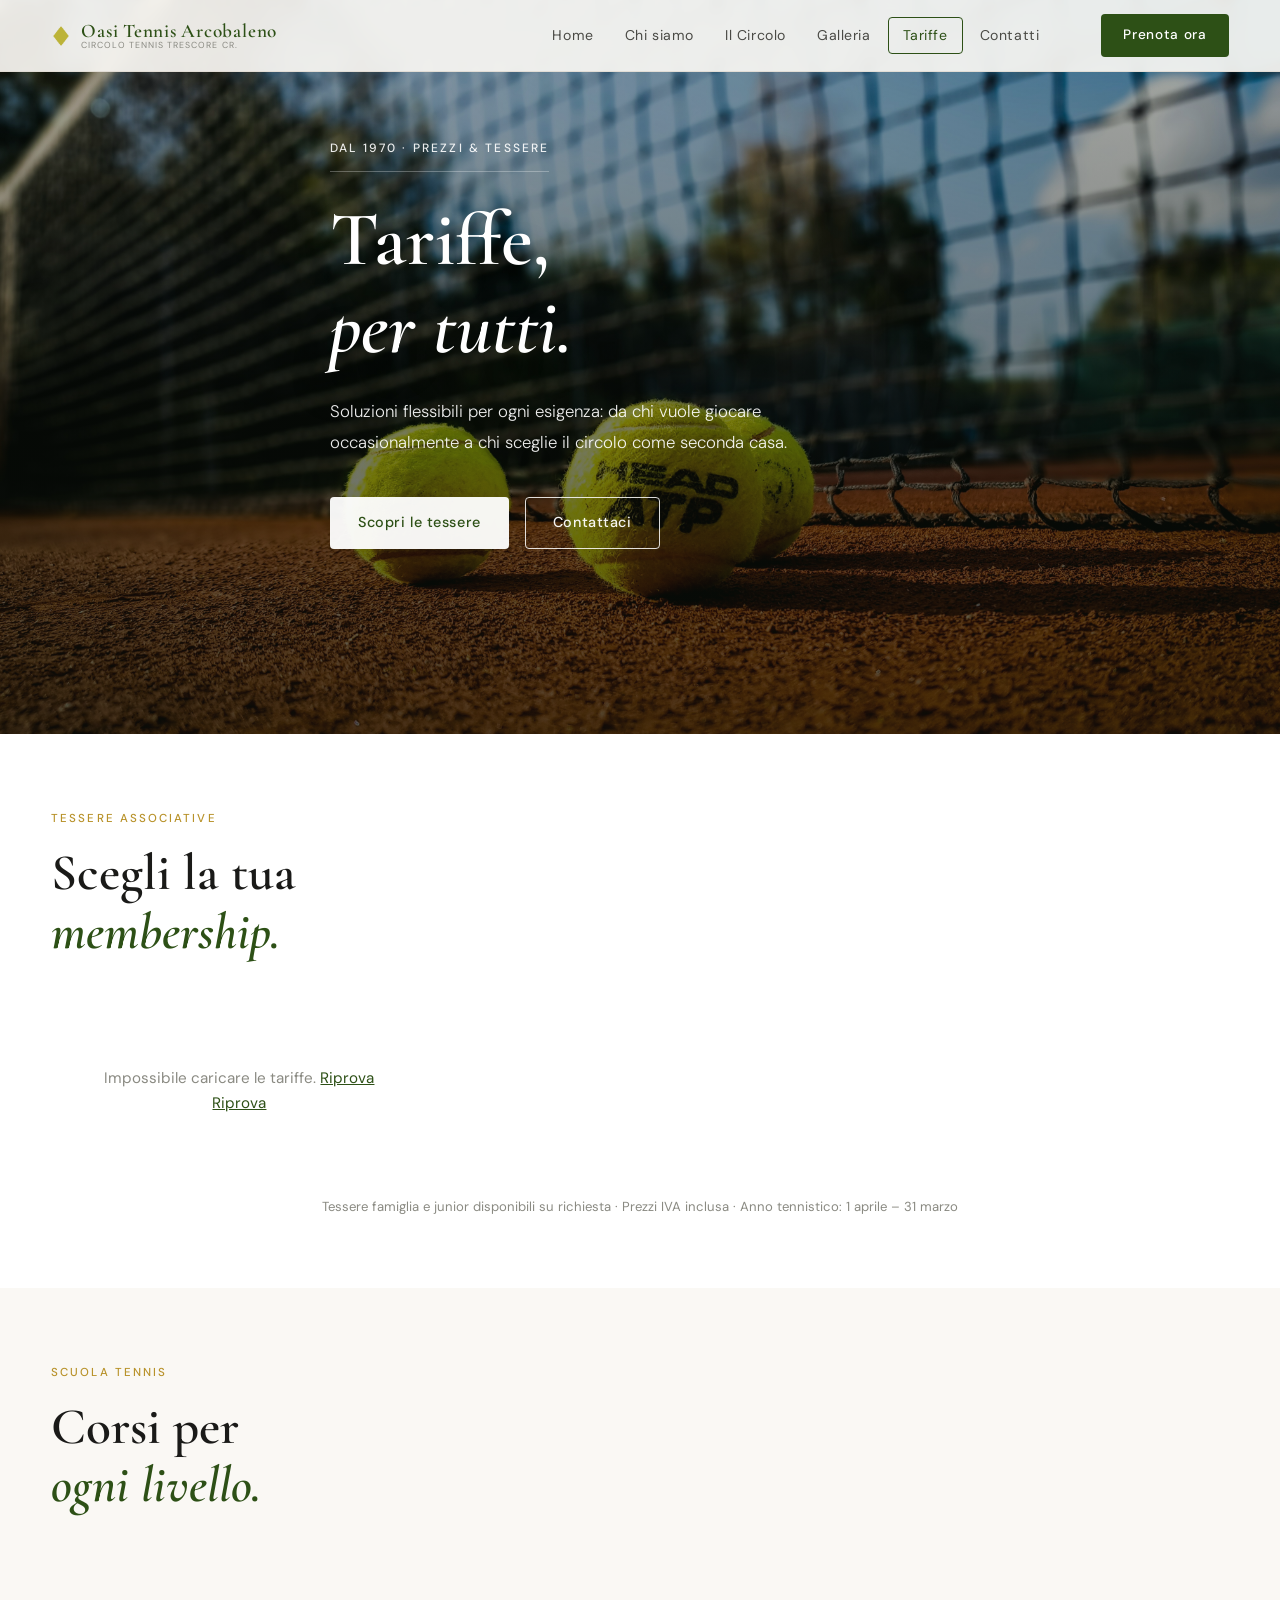
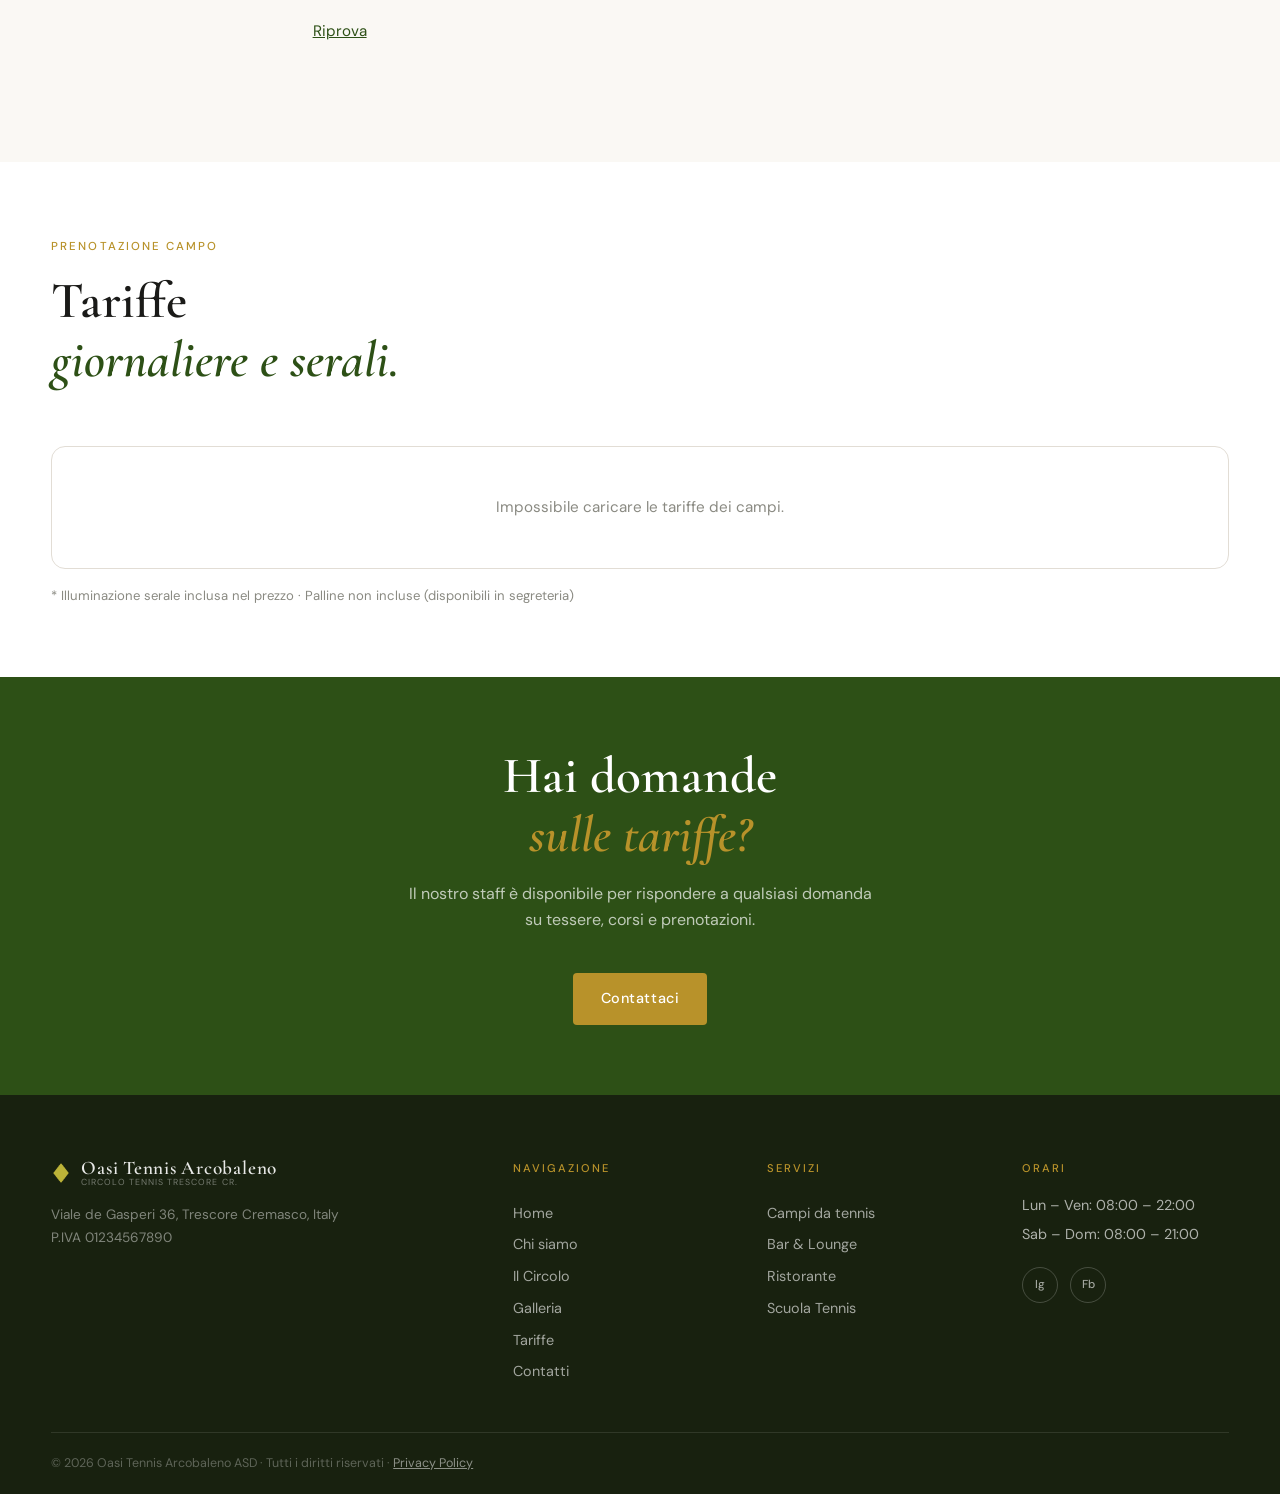
<file: pages/tariffe.html>
<!DOCTYPE html>
<html lang="it">

<head>
  <meta charset="UTF-8" />
  <meta name="viewport" content="width=device-width, initial-scale=1.0" />
  <title>Tariffe — Oasi Tennis Arcobaleno</title>
  <link rel="preconnect" href="https://fonts.googleapis.com" />
  <link rel="preconnect" href="https://fonts.gstatic.com" crossorigin />
  <link
    href="https://fonts.googleapis.com/css2?family=Cormorant+Garamond:ital,wght@0,400;0,600;1,400&family=DM+Sans:wght@300;400;500&display=swap"
    rel="stylesheet" />
  <link rel="stylesheet" href="../css/style.css" />
  <style>
    /* Skeleton loader */
    .skel {
      background: linear-gradient(90deg, #e8f0dc 25%, #f4f8ee 50%, #e8f0dc 75%);
      background-size: 200% 100%;
      animation: skel 1.4s infinite;
      border-radius: 6px;
    }

    @keyframes skel {
      0% {
        background-position: 200% 0
      }

      100% {
        background-position: -200% 0
      }
    }

    .skel-card {
      height: 340px;
      border-radius: 14px;
    }

    .skel-row {
      height: 48px;
      margin-bottom: 8px;
    }

    .pricing-error {
      text-align: center;
      padding: 3rem;
      color: var(--text-light);
      font-size: .95rem;
    }

    .pricing-error a {
      color: var(--green);
      text-decoration: underline;
      cursor: pointer;
    }
  </style>
</head>

<body>

  <header class="navbar" id="navbar">
    <div class="nav-inner container">
      <a href="index.html" class="logo">
        <span class="logo-icon"><img src="../immagini/diamond.png"></span>
        <span class="logo-text">Oasi Tennis Arcobaleno<em>Circolo Tennis Trescore CR.</em></span>
      </a>
      <nav class="nav-links">
        <a href="index.html">Home</a>
        <a href="chi-siamo.html">Chi siamo</a>
        <a href="il-circolo.html">Il Circolo</a>
        <a href="galleria.html">Galleria</a>
        <a href="tariffe.html" class="active">Tariffe</a>
        <a href="contatti.html">Contatti</a>
      </nav>
      <a href="contatti.html" class="btn-cta">Prenota ora</a>
      <button class="hamburger" id="hamburger" aria-label="Apri menu"><span></span><span></span><span></span></button>
    </div>
    <div class="mobile-menu" id="mobileMenu">
      <a href="index.html">Home</a>
      <a href="chi-siamo.html">Chi siamo</a>
      <a href="il-circolo.html">Il Circolo</a>
      <a href="galleria.html">Galleria</a>
      <a href="tariffe.html">Tariffe</a>
      <a href="contatti.html">Contatti</a>
      <a href="contatti.html" class="btn-cta-mob">Prenota ora</a>
    </div>
  </header>

  <!-- HERO -->
  <section class="hero">
    <div class="hero-media">
      <img src="../immagini/darko-nesic-VZEnVM6c1lY-unsplash.jpg" alt="Tariffe" />
    </div>
    <div class="hero-content container">
      <span class="hero-label">Dal 1970 · Prezzi & Tessere</span>
      <h1>Tariffe,<br /><em>per tutti.</em></h1>
      <p class="hero-sub">Soluzioni flessibili per ogni esigenza: da chi vuole giocare occasionalmente a chi sceglie il
        circolo come seconda casa.</p>
      <div class="hero-actions">
        <a href="#tessere" class="btn-primary">Scopri le tessere</a>
        <a href="contatti.html" class="btn-outline">Contattaci</a>
      </div>
    </div>
  </section>

  <!-- TESSERE -->
  <section class="section" id="tessere">
    <div class="container">
      <div class="section-header">
        <span class="section-tag">Tessere associative</span>
        <h2>Scegli la tua<br /><em>membership.</em></h2>
      </div>
      <div class="pricing-grid" id="membershipGrid">
        <!-- Skeleton -->
        <div class="skel skel-card"></div>
        <div class="skel skel-card"></div>
        <div class="skel skel-card"></div>
      </div>
      <p style="text-align:center;margin-top:2rem;font-size:0.82rem;color:var(--text-light);">Tessere famiglia e junior
        disponibili su richiesta · Prezzi IVA inclusa · Anno tennistico: 1 aprile – 31 marzo</p>
    </div>
  </section>

  <!-- CORSI -->
  <section class="section" id="corsi" style="background:var(--cream);padding-top:0;">
    <div class="container">
      <div class="section-header">
        <span class="section-tag">Scuola Tennis</span>
        <h2>Corsi per<br /><em>ogni livello.</em></h2>
      </div>
      <div id="coursesGrid" style="display:grid;grid-template-columns:repeat(2,1fr);gap:1.5rem;">
        <div class="skel skel-card"></div>
        <div class="skel skel-card"></div>
      </div>
    </div>
  </section>

  <!-- CAMPI -->
  <section class="section" style="padding-top:0;">
    <div class="container">
      <div class="section-header">
        <span class="section-tag">Prenotazione campo</span>
        <h2>Tariffe<br /><em>giornaliere e serali.</em></h2>
      </div>
      <div id="courtsTable" style="overflow:auto;border:1px solid var(--border);border-radius:var(--r-lg);">
        <div class="skel skel-row" style="margin:1rem;"></div>
        <div class="skel skel-row" style="margin:1rem;"></div>
        <div class="skel skel-row" style="margin:1rem;"></div>
      </div>
      <p style="margin-top:1rem;font-size:0.82rem;color:var(--text-light);" id="courtsNote">
        * Illuminazione serale inclusa nel prezzo · Palline non incluse (disponibili in segreteria)
      </p>
    </div>
  </section>

  <section class="cta-final">
    <div class="container cta-inner">
      <h2>Hai domande<br /><em>sulle tariffe?</em></h2>
      <p>Il nostro staff è disponibile per rispondere a qualsiasi domanda su tessere, corsi e prenotazioni.</p>
      <div class="cta-btns">
        <a href="contatti.html" class="btn-primary">Contattaci</a>
      </div>
    </div>
  </section>

  <footer class="footer">
    <div class="container footer-inner">
      <div class="footer-brand">
        <a href="index.html" class="logo logo-footer">
          <span class="logo-icon"><img src="../immagini/diamond.png"></span>
          <span class="logo-text">Oasi Tennis Arcobaleno<em>Circolo Tennis Trescore CR.</em></span>
        </a>
        <p>Viale de Gasperi 36, Trescore Cremasco, Italy<br />P.IVA 01234567890</p>
      </div>
      <div class="footer-links">
        <h5>Navigazione</h5>
        <a href="index.html">Home</a>
        <a href="chi-siamo.html">Chi siamo</a>
        <a href="il-circolo.html">Il Circolo</a>
        <a href="galleria.html">Galleria</a>
        <a href="tariffe.html">Tariffe</a>
        <a href="contatti.html">Contatti</a>
      </div>
      <div class="footer-links">
        <h5>Servizi</h5>
        <a href="il-circolo.html">Campi da tennis</a>
        <a href="il-circolo.html#bar">Bar & Lounge</a>
        <a href="il-circolo.html#ristorante">Ristorante</a>
        <a href="tariffe.html#corsi">Scuola Tennis</a>
      </div>
      <div class="footer-contact">
        <h5>Orari</h5>
        <p>Lun – Ven: 08:00 – 22:00</p>
        <p>Sab – Dom: 08:00 – 21:00</p>
        <div class="footer-social">
          <a href="#" aria-label="Instagram">Ig</a>
          <a href="#" aria-label="Facebook">Fb</a>
        </div>
      </div>
    </div>
    <div class="footer-bottom">
      <div class="container">
        <p>© 2026 Oasi Tennis Arcobaleno ASD · Tutti i diritti riservati · <a href="#">Privacy Policy</a>
      </div>
    </div>
  </footer>

  <script src="../main.js"></script>
  <script>
    // ── Config ──────────────────────────────────────────────
    const API_BASE = '../api';

    // ── Formatta prezzo ─────────────────────────────────────
    function fmtPrice(n) {
      return '€ ' + Number(n).toLocaleString('it-IT', { minimumFractionDigits: 0, maximumFractionDigits: 2 });
    }

    // ── Render Tessere ──────────────────────────────────────
    function renderMemberships(memberships) {
      const grid = document.getElementById('membershipGrid');
      if (!memberships.length) {
        grid.innerHTML = '<div class="pricing-error">Nessuna tessera disponibile al momento.</div>';
        return;
      }
      grid.innerHTML = memberships.map(m => `
        <div class="price-card ${m.is_featured ? 'featured' : ''}">
          <div class="price-header">
            <div class="price-title-row">
              <h3>${m.name}</h3>
              ${m.badge_text ? `<span class="price-badge">${m.badge_text}</span>` : ''}
            </div>

            <div style="display:flex;align-items:baseline;gap:6px;margin-top:0.75rem;">
              <span class="price-tag">${fmtPrice(m.price)}</span>
              <span class="price-period">${m.period}</span>
            </div>
          </div>
          <div class="price-body">
            <ul class="price-features">
              ${m.features.map(f => `
                <li><img src="../immagini/check.png">${f}</li>
              `).join('')}
            </ul>
          </div>
          <div class="price-cta-wrap">
            <a href="contatti.html" class="btn-primary">${m.slug === 'ospite' ? 'Prenota' : 'Diventa socio'}</a>
          </div>
        </div>
      `).join('');
      initPricingAccordion();
    }

    // ── Render Corsi ────────────────────────────────────────
    function renderCourses(groups) {
      const grid = document.getElementById('coursesGrid');
      if (!groups.length) {
        grid.innerHTML = '<div class="pricing-error">Nessun corso disponibile al momento.</div>';
        return;
      }
      // Raggruppa per group_slug
      const grouped = {};
      groups.forEach(c => {
        if (!grouped[c.group_slug]) {
          grouped[c.group_slug] = { label: c.group_label, items: [] };
        }
        grouped[c.group_slug].items.push(c);
      });

      // Icona e colore per gruppo
      const groupMeta = {
        'bambini': { icon: '🎾', title: 'Mini tennis & Junior', desc: 'Programmi specifici per età con materiali adattati e metodo ludico. Il modo migliore per innamorarsi del tennis fin da piccoli.' },
        'adulti': { icon: '🏆', title: 'Corsi adulti & lezioni private', desc: 'Per principianti, giocatori intermedi e avanzati. Gruppi da max 4 persone per garantire un apprendimento efficace.' },
      };

      grid.innerHTML = Object.entries(grouped).map(([slug, group]) => {
        const meta = groupMeta[slug] || { icon: '📋', title: group.label, desc: '' };
        return `
        <div style="background:var(--white);border:1px solid var(--border);border-radius:var(--r-lg);padding:2rem;">
          <span class="section-tag" style="margin-bottom:0.75rem;display:block;">${group.label}</span>
          <h3 style="color:var(--green);margin-bottom:0.75rem;">${meta.title}</h3>
          <p style="color:var(--text-mid);font-size:0.92rem;margin-bottom:1.25rem;">${meta.desc}</p>
          <table style="width:100%;font-size:0.88rem;border-collapse:collapse;">
            <thead>
              <tr style="border-bottom:1px solid var(--border);">
                <th style="text-align:left;padding:6px 0;color:var(--text-light);font-weight:400;">Corso</th>
                <th style="text-align:right;padding:6px 0;color:var(--text-light);font-weight:400;">Prezzo</th>
              </tr>
            </thead>
            <tbody>
              ${group.items.map((c, i) => `
                <tr style="${i < group.items.length - 1 ? 'border-bottom:1px solid var(--border);' : ''}">
                  <td style="padding:8px 0;">${c.name}</td>
                  <td style="text-align:right;font-weight:500;color:var(--green);">${fmtPrice(c.price)} <span style="font-weight:400;color:var(--text-light);font-size:.8em;">${c.period}</span></td>
                </tr>
              `).join('')}
            </tbody>
          </table>
        </div>`;
      }).join('');
    }

    // ── Render Campi ────────────────────────────────────────
    function renderCourts(courts, extras) {
      const wrap = document.getElementById('courtsTable');

      // Righe campi
      const courtRows = courts.map((c, i) => `
        <tr style="${i % 2 !== 0 ? 'background:var(--green-pale);' : ''}border-bottom:1px solid var(--border);">
          <td style="padding:14px 20px;font-weight:500;color:var(--green);">${c.surface_label}</td>
          <td style="padding:14px 20px;text-align:center;">${fmtPrice(c.price_day)} / ora</td>
          <td style="padding:14px 20px;text-align:center;">${fmtPrice(c.price_evening)} / ora</td>
          <td style="padding:14px 20px;text-align:center;">${fmtPrice(c.price_weekend)} / ora</td>
        </tr>
      `).join('');

      // Righe extra
      const extraRows = extras.map(e => `
        <tr>
          <td style="padding:14px 20px;color:var(--text-mid);">${e.name}${e.note ? ` <span style="font-size:.8em;color:var(--text-light);">(${e.note})</span>` : ''}</td>
          <td style="padding:14px 20px;text-align:center;color:var(--text-mid);">${fmtPrice(e.price)}</td>
          <td style="padding:14px 20px;text-align:center;color:var(--text-mid);">${fmtPrice(e.price)}</td>
          <td style="padding:14px 20px;text-align:center;color:var(--text-mid);">${fmtPrice(e.price)}</td>
        </tr>
      `).join('');

      wrap.innerHTML = `
        <table style="width:100%;border-collapse:collapse;font-size:0.92rem;">
          <thead>
            <tr style="background:var(--green);color:var(--white);">
              <th style="padding:14px 20px;text-align:left;font-weight:500;letter-spacing:0.04em;">Superficie</th>
              <th style="padding:14px 20px;text-align:center;font-weight:500;">08:00–17:00</th>
              <th style="padding:14px 20px;text-align:center;font-weight:500;">17:00–22:00</th>
              <th style="padding:14px 20px;text-align:center;font-weight:500;">Weekend</th>
            </tr>
          </thead>
          <tbody>
            ${courtRows}
            ${extraRows}
          </tbody>
        </table>`;
    }



    // ── Error state ─────────────────────────────────────────
    function showError(containerId, msg) {
      document.getElementById(containerId).innerHTML =
        `<div class="pricing-error">${msg} <a onclick="loadPricing()">Riprova</a></div>`;
    }

    // ── Fetch & render ──────────────────────────────────────
    async function loadPricing() {
      try {
        const res = await fetch(`${API_BASE}/pricing/public.php`);
        if (!res.ok) throw new Error('HTTP ' + res.status);
        const data = await res.json();
        if (!data.success) throw new Error(data.error || 'Errore API');

        renderMemberships(data.memberships);
        // courses dall'API public arriva già come array flat con group_slug
        renderCourses(data.courses.flatMap ? data.courses.flatMap(g => g.items ? g.items : [g]) : data.courses);
        renderCourts(data.courts, data.extras);

      } catch (err) {
        console.error('Errore caricamento tariffe:', err);
        showError('membershipGrid', 'Impossibile caricare le tariffe.');
        showError('coursesGrid', 'Impossibile caricare i corsi.');
        showError('courtsTable', 'Impossibile caricare le tariffe dei campi.');
      }
    }



    // Adatta courses dall'API (public.php restituisce array di gruppi con .items)
    // ma anche array flat se il DB restituisce un formato diverso
    async function loadPricingFull() {
      try {
        const res = await fetch(`${API_BASE}/pricing/public.php`);
        if (!res.ok) throw new Error('HTTP ' + res.status);
        const data = await res.json();
        if (!data.success) throw new Error(data.error || 'Errore API');

        renderMemberships(data.memberships);

        // courses: array di oggetti {slug, label, items[]}
        if (Array.isArray(data.courses) && data.courses[0]?.items) {
          // formato raggruppato dal PHP
          const flat = data.courses.reduce((acc, g) => {
            g.items.forEach(i => acc.push({ ...i, group_slug: g.slug, group_label: g.label }));
            return acc;
          }, []);
          renderCourses(flat);
        } else {
          renderCourses(data.courses || []);
        }

        renderCourts(data.courts, data.extras);

      } catch (err) {
        console.error('Errore caricamento tariffe:', err);
        showError('membershipGrid', 'Impossibile caricare le tariffe. <a onclick="loadPricingFull()">Riprova</a>');
        showError('coursesGrid', '');
        document.getElementById('courtsTable').innerHTML =
          '<div class="pricing-error">Impossibile caricare le tariffe dei campi.</div>';
      }
    }

    document.addEventListener('DOMContentLoaded', loadPricingFull);

    // Sostituisce initPricingAccordion() e la chiamata in DOMContentLoaded

    function initPricingAccordion() {
      if (window.innerWidth > 600) return;

      

      document.querySelectorAll('.price-card').forEach(card => {

        if (card.classList.contains('featured')) {
          card.classList.add('expanded');
        }
        const header = card.querySelector('.price-header');
        if (!header) return;

        // Inietta la struttura left/right se non già presente
        if (!header.querySelector('.price-header-left')) {
          const titleRow = header.querySelector('.price-title-row');
          const priceRow = header.querySelector('div[style]'); // il div con price-tag e price-period

          const left = document.createElement('div');
          left.className = 'price-header-left';
          if (titleRow) left.appendChild(titleRow);
          if (priceRow) left.appendChild(priceRow);

          const chevron = document.createElement('i');
          chevron.className = 'price-chevron';
          chevron.textContent = '▾';

          const right = document.createElement('div');
          right.className = 'price-header-right';
          right.appendChild(chevron);

          header.appendChild(left);
          header.appendChild(right);
        }

        // Toggle su click (le non-featured partono chiuse)
        header.addEventListener('click', () => {
          if (!card) return; 
          card.classList.toggle('expanded');
        });
      });
    }

  </script>
</body>

</html>
</file>
<file: css/styleAdmin.css>
/* ═══════════════════════════════════════════════════════════════════
   OTA Admin Dashboard — CSS migliorato
   Compatibile con la struttura HTML esistente, drop-in replacement
   ═══════════════════════════════════════════════════════════════════ */
  *,
  *::before,
  *::after {
      box-sizing: border-box;
      margin: 0;
      padding: 0;
  }

  :root {
      --green: #2D5016;
      --green-mid: #3D6B1F;
      --green-light: #E8F0DC;
      --green-pale: #F4F8EE;
      --gold: #B8922A;
      --gold-light: #F9F1E1;
      --cream: #F7F5F1;
      --white: #FFFFFF;
      --text-dark: #1A1A18;
      --text-mid: #4A4A45;
      --text-light: #8A8A82;
      --border: #E5E0D8;
      --border-focus: #3D6B1F;
      --sidebar-w: 256px;
      --danger: #C0392B;
      --danger-bg: #FDECEA;
      --success: #1E7E34;
      --success-bg: #EAF4ED;
      --font-d: 'Cormorant Garamond', Georgia, serif;
      --font-b: 'DM Sans', system-ui, sans-serif;
      --shadow-xs: 0 1px 3px rgba(26, 26, 24, .06);
      --shadow-sm: 0 2px 8px rgba(26, 26, 24, .08);
      --shadow-md: 0 4px 20px rgba(45, 80, 22, .10);
      --radius-sm: 6px;
      --radius-md: 10px;
      --radius-lg: 14px;
      --topbar-h: 64px;
  }

  html,
  body {
      height: 100%;
      font-family: var(--font-b);
      background: var(--cream);
      color: var(--text-dark);
      font-size: 15px;
      line-height: 1.5;
      -webkit-font-smoothing: antialiased;
  }

  /* ── Layout ──────────────────────────────────────────────────────── */

  .app {
      display: flex;
      min-height: 100vh;
  }

  /* ── Sidebar ─────────────────────────────────────────────────────── */

  .sidebar {
      width: 256px;
      background: #2e5418;
      display: flex;
      flex-direction: column;
      flex-shrink: 0;
      position: sticky;
      top: 0;
      height: 100vh;
      overflow-y: auto;
      scrollbar-width: none;
  }

  .sidebar::-webkit-scrollbar {
      display: none;
  }

  .sidebar-brand {
      padding: 1.4rem 1.2rem 1.2rem;
      border-bottom: 1px solid rgba(255, 255, 255, .07);
      flex-shrink: 0;
  }

  .sb-logo {
      display: flex;
      align-items: center;
      gap: 11px;
      text-decoration: none;
  }

  .sb-logo-icon-wrap {
      width: 34px;
      height: 34px;
      border-radius: 9px;
      background: rgba(184, 146, 42, .15);
      border: 1px solid rgba(184, 146, 42, .28);
      display: flex;
      align-items: center;
      justify-content: center;
      color: #B8922A;
      font-size: 1rem;
      flex-shrink: 0;
  }

  .sb-logo-text {
      font-family: var(--font-d);
      font-size: 1rem;
      font-weight: 600;
      color: #fff;
      line-height: 1.2;
  }

  .sb-logo-sub {
      font-size: .6rem;
      letter-spacing: .14em;
      text-transform: uppercase;
      color: rgba(255, 255, 255, .32);
      font-family: var(--font-b);
  }

  .sidebar-nav {
      padding: .5rem 0;
      flex: 1;
  }

  .side-tab {
      width: 20px;
      height: 20px;
  }

  .tab-text {
      font-size: 1rem;
      color: rgba(255, 255, 255, .65);
      font-weight: 500;
      transition: color .15s;
      margin-left: 12px;
  }

  .nav-section {
      padding: .9rem 1.2rem .25rem;
      font-size: .6rem;
      letter-spacing: .18em;
      text-transform: uppercase;
      color: rgba(255, 255, 255, .28);
      font-weight: 500;
  }

  .nav-item {
      display: flex;
      align-items: center;
      gap: 10px;
      padding: 8px 1rem 8px 1.1rem;
      margin: 3px .6rem;
      border-radius: 8px;
      color: rgba(255, 255, 255, .58);
      text-decoration: none;
      font-size: .845rem;
      font-weight: 400;
      transition: background .15s, color .15s;
      cursor: pointer;
      border: none;
      background: none;
      width: calc(100% - 1.2rem);
      text-align: left;
      position: relative;
  }

  .nav-item:hover {
      background: rgba(255, 255, 255, .07);
      color: rgba(255, 255, 255, .88);
  }

  .nav-item.active {
      background: rgba(255, 255, 255, .1);
      color: #fff;
      font-weight: 500;
  }

  .nav-item.active::before {
      content: '';
      position: absolute;
      left: -6px;
      top: 6px;
      bottom: 6px;
      width: 3px;
      background: #B8922A;
      border-radius: 0 3px 3px 0;
  }

  .ni-icon {
      width: 18px;
      height: 18px;
      display: flex;
      align-items: center;
      justify-content: center;
      flex-shrink: 0;
      opacity: .65;
      transition: opacity .15s;
  }

  .nav-item.active .ni-icon,
  .nav-item:hover .ni-icon {
      opacity: 1;
  }

  .nav-divider {
      height: 1px;
      background: rgba(255, 255, 255, .06);
      margin: .5rem .9rem;
  }

  .sidebar-footer {
      padding: .9rem 1.1rem;
      border-top: 1px solid rgba(255, 255, 255, .07);
      background: rgba(0, 0, 0, .15);
      flex-shrink: 0;
  }

  .user-pill {
      display: flex;
      align-items: center;
      gap: 10px;
  }

  .user-avatar {
      width: 34px;
      height: 34px;
      border-radius: 50%;
      background: rgba(184, 146, 42, .18);
      border: 1.5px solid rgba(184, 146, 42, .32);
      color: #B8922A;
      display: flex;
      align-items: center;
      justify-content: center;
      font-size: .8rem;
      font-weight: 500;
      flex-shrink: 0;
  }

  .user-info {
      flex: 1;
      min-width: 0;
  }

  .user-name {
      font-size: .83rem;
      font-weight: 500;
      color: #fff;
      white-space: nowrap;
      overflow: hidden;
      text-overflow: ellipsis;
  }

  .user-role {
      font-size: .61rem;
      color: rgba(255, 255, 255, .35);
      text-transform: uppercase;
      letter-spacing: .1em;
      margin-top: 1px;
  }

  .btn-logout {
      width: 28px;
      height: 28px;
      border-radius: 6px;
      background: none;
      border: none;
      color: rgba(255, 255, 255, .3);
      cursor: pointer;
      display: flex;
      align-items: center;
      justify-content: center;
      flex-shrink: 0;
      transition: background .15s, color .15s;
  }

  .btn-logout:hover {
      background: rgba(192, 57, 43, .3);
      color: #ffaaaa;
  }

  @media (max-width: 900px) {
      .sidebar {
          display: none;
      }
  }

  /* ── Main ────────────────────────────────────────────────────────── */

  .main {
      flex: 1;
      display: flex;
      flex-direction: column;
      min-width: 0;
  }

  .topbar {
      background: var(--white);
      border-bottom: 1px solid var(--border);
      padding: 0 2rem;
      height: var(--topbar-h);
      display: flex;
      align-items: center;
      justify-content: space-between;
      position: sticky;
      top: 0;
      z-index: 10;
      box-shadow: var(--shadow-xs);
  }

  .topbar h2 {
      font-family: var(--font-d);
      font-size: 1.5rem;
      color: var(--green);
      font-weight: 600;
      letter-spacing: -.01em;
  }

  .topbar-actions {
      display: flex;
      align-items: center;
      gap: .75rem;
  }

  .content {
      padding: 2rem;
      flex: 1;
  }

  /* ── Panels ──────────────────────────────────────────────────────── */

  .panel {
      display: none;
  }

  .panel.active {
      display: block;
  }

  /* ── Stat cards ──────────────────────────────────────────────────── */

  .stats-grid {
      display: grid;
      grid-template-columns: repeat(4, 1fr);
      gap: 1rem;
      margin-bottom: 1.75rem;
  }

  .stat-card {
      background: var(--white);
      border: 1px solid var(--border);
      border-radius: var(--radius-lg);
      padding: 1.35rem 1.25rem 1.1rem;
      display: flex;
      flex-direction: column;
      gap: 2px;
      box-shadow: var(--shadow-xs);
      position: relative;
      overflow: hidden;
  }

  .stat-card::before {
      content: '';
      position: absolute;
      top: 0;
      left: 0;
      right: 0;
      height: 3px;
      background: linear-gradient(90deg, var(--green) 0%, var(--gold) 100%);
      opacity: .6;
  }

  .stat-label {
      font-size: .68rem;
      letter-spacing: .12em;
      text-transform: uppercase;
      color: var(--text-light);
      font-weight: 500;
  }

  .stat-value {
      font-family: var(--font-b);
      font-size: 2rem;
      color: var(--green);
      font-weight: 400;
      line-height: 1;
      margin-top: 4px;
  }

  .stat-sub {
      font-size: .75rem;
      color: var(--text-light);
  }

  /* ── Buttons ─────────────────────────────────────────────────────── */

  .btn {
      display: inline-flex;
      align-items: center;
      gap: 7px;
      padding: 9px 18px;
      border-radius: var(--radius-md);
      font-family: var(--font-b);
      font-size: .875rem;
      font-weight: 500;
      cursor: pointer;
      border: none;
      transition: all .18s;
      white-space: nowrap;
  }

  .btn-primary {
      background: var(--green);
      color: #fff;
      box-shadow: 0 1px 3px rgba(45, 80, 22, .25);
  }

  .btn-primary:hover {
      background: var(--green-mid);
      box-shadow: 0 2px 8px rgba(45, 80, 22, .3);
      transform: translateY(-1px);
  }

  .btn-primary:active {
      transform: translateY(0);
  }

  .btn-primary:disabled {
      opacity: .55;
      cursor: not-allowed;
      transform: none;
  }

  .btn-outline {
      background: var(--white);
      color: var(--green);
      border: 1.5px solid var(--green);
  }

  .btn-outline:hover {
      background: var(--green-pale);
  }

  .btn-sm {
      padding: 5px 11px;
      font-size: .775rem;
      border-radius: var(--radius-sm);
      border: 1px solid var(--border);
      background: var(--white);
      color: var(--text-mid);
      cursor: pointer;
      transition: all .15s;
      font-family: var(--font-b);
      font-weight: 500;
      white-space: nowrap;
  }

  .btn-sm:hover {
      border-color: var(--green);
      color: var(--green);
      background: var(--green-pale);
  }

  .btn-sm.danger:hover {
      border-color: var(--danger);
      color: var(--danger);
      background: var(--danger-bg);
  }

  .btn-sm.primary {
      background: var(--green);
      color: #fff;
      border-color: var(--green);
  }

  .btn-sm.primary:hover {
      background: var(--green-mid);
      border-color: var(--green-mid);
  }

  /* ── Forms ───────────────────────────────────────────────────────── */

  .fg {
      display: flex;
      flex-direction: column;
      gap: 5px;
      margin-bottom: 1rem;
  }

  .fg label {
      font-size: .7rem;
      font-weight: 500;
      letter-spacing: .1em;
      text-transform: uppercase;
      color: var(--text-mid);
  }

  .fg input,
  .fg select,
  .fg textarea {
      padding: 9px 12px;
      border: 1.5px solid var(--border);
      border-radius: var(--radius-sm);
      font-family: var(--font-b);
      font-size: .9rem;
      color: var(--text-dark);
      outline: none;
      transition: border-color .18s, box-shadow .18s;
      background: var(--white);
  }

  .fg input:hover,
  .fg select:hover,
  .fg textarea:hover {
      border-color: #c0bab2;
  }

  .fg input:focus,
  .fg select:focus,
  .fg textarea:focus {
      border-color: var(--border-focus);
      box-shadow: 0 0 0 3px rgba(61, 107, 31, .12);
  }

  .fg textarea {
      resize: vertical;
      min-height: 80px;
  }

  .fg input[type=number] {
      -moz-appearance: textfield;
  }

  .form-row {
      display: grid;
      grid-template-columns: 1fr 1fr;
      gap: 1rem;
  }

  .form-row-3 {
      display: grid;
      grid-template-columns: 1fr 1fr 1fr;
      gap: 1rem;
  }

  /* ── Toast ───────────────────────────────────────────────────────── */

  .toast-wrap {
      position: fixed;
      bottom: 2rem;
      right: 2rem;
      z-index: 999;
      display: flex;
      flex-direction: column;
      gap: .5rem;
      max-width: 320px;
  }

  .toast {
      padding: 12px 18px;
      border-radius: var(--radius-md);
      font-size: .875rem;
      font-weight: 500;
      color: #fff;
      opacity: 0;
      transform: translateY(8px) scale(.98);
      transition: all .25s cubic-bezier(.34, 1.56, .64, 1);
      pointer-events: none;
      box-shadow: 0 4px 16px rgba(0, 0, 0, .18);
  }

  .toast.show {
      opacity: 1;
      transform: translateY(0) scale(1);
  }

  .toast.success {
      background: var(--success);
  }

  .toast.error {
      background: var(--danger);
  }

  /* ── Modal ───────────────────────────────────────────────────────── */

  .modal-bg {
      position: fixed;
      inset: 0;
      background: rgba(10, 18, 8, .5);
      backdrop-filter: blur(2px);
      z-index: 500;
      display: none;
      align-items: center;
      justify-content: center;
      padding: 2rem;
  }

  .modal-bg.open {
      display: flex;
  }

  .modal {
      background: var(--white);
      border-radius: var(--radius-lg);
      padding: 2rem;
      max-width: 520px;
      width: 100%;
      position: relative;
      max-height: 90vh;
      overflow-y: auto;
      box-shadow: 0 20px 60px rgba(0, 0, 0, .18);
  }

  .modal h3 {
      font-family: var(--font-d);
      font-size: 1.5rem;
      color: var(--green);
      margin-bottom: 1.5rem;
  }

  .modal-close {
      position: absolute;
      top: 1.1rem;
      right: 1.1rem;
      background: var(--cream);
      border: none;
      width: 30px;
      height: 30px;
      border-radius: 50%;
      font-size: 1rem;
      cursor: pointer;
      color: var(--text-light);
      display: flex;
      align-items: center;
      justify-content: center;
      transition: background .15s, color .15s;
  }

  .modal-close:hover {
      background: var(--danger-bg);
      color: var(--danger);
  }

  /* ── Log table ───────────────────────────────────────────────────── */

  .log-table {
      width: 100%;
      border-collapse: collapse;
      font-size: .84rem;
  }

  .log-table th {
      padding: 11px 14px;
      text-align: left;
      font-weight: 500;
      letter-spacing: .08em;
      text-transform: uppercase;
      font-size: .65rem;
      color: var(--text-light);
      border-bottom: 1.5px solid var(--border);
      background: var(--cream);
  }

  .log-table th:first-child {
      border-radius: var(--radius-md) 0 0 0;
  }

  .log-table th:last-child {
      border-radius: 0 var(--radius-md) 0 0;
  }

  .log-table td {
      padding: 11px 14px;
      border-bottom: 1px solid var(--border);
      color: var(--text-mid);
      vertical-align: middle;
  }

  .log-table tr:last-child td {
      border-bottom: none;
  }

  .log-table tbody tr:hover td {
      background: var(--green-pale);
  }

  .log-badge {
      display: inline-block;
      padding: 3px 9px;
      border-radius: 99px;
      font-size: .65rem;
      font-weight: 500;
      text-transform: uppercase;
      letter-spacing: .07em;
  }

  .lb-login {
      background: var(--success-bg);
      color: var(--success);
  }

  .lb-upload {
      background: var(--green-light);
      color: var(--green);
  }

  .lb-delete {
      background: var(--danger-bg);
      color: var(--danger);
  }

  .lb-update {
      background: #FEF9EC;
      color: #8B6914;
  }

  .lb-default {
      background: var(--cream);
      color: var(--text-mid);
  }

  /* ── Upload ──────────────────────────────────────────────────────── */

  .upload-box {
      border: 2px dashed var(--border);
      border-radius: var(--radius-lg);
      padding: 3.5rem 2rem;
      text-align: center;
      background: var(--green-pale);
      transition: border-color .2s, background .2s;
      cursor: pointer;
      position: relative;
  }

  .upload-box img {
      width: 72px;
      height: 72px;
      opacity: .6;
  }

  .upload-box:hover,
  .upload-box.drag {
      border-color: var(--green);
      background: var(--green-light);
  }

  .upload-box input[type=file] {
      position: absolute;
      inset: 0;
      opacity: 0;
      cursor: pointer;
  }

  .upload-box h3 {
      font-family: var(--font-d);
      font-size: 1.25rem;
      color: var(--green);
      margin-bottom: .4rem;
  }

  .upload-box p {
      font-size: .84rem;
      color: var(--text-mid);
  }

  .upload-form {
      background: var(--white);
      border: 1px solid var(--border);
      border-radius: var(--radius-lg);
      padding: 1.75rem;
      margin-top: 1.5rem;
      box-shadow: var(--shadow-xs);
  }

  .upload-form h4 {
      font-family: var(--font-d);
      font-size: 1.15rem;
      color: var(--green);
      margin-bottom: 1.25rem;
  }

  .preview-grid {
      display: grid;
      grid-template-columns: repeat(auto-fill, minmax(100px, 1fr));
      gap: .6rem;
      margin-bottom: 1.5rem;
  }

  .preview-item {
      position: relative;
      border-radius: var(--radius-sm);
      overflow: hidden;
      border: 1.5px solid var(--border);
      aspect-ratio: 1;
  }

  .preview-item img {
      width: 100%;
      height: 100%;
      object-fit: cover;
  }

  .preview-item .rm {
      position: absolute;
      top: 4px;
      right: 4px;
      width: 22px;
      height: 22px;
      border-radius: 50%;
      background: rgba(192, 57, 43, .88);
      color: #fff;
      border: none;
      font-size: .72rem;
      cursor: pointer;
      display: flex;
      align-items: center;
      justify-content: center;
      transition: background .15s;
  }

  .preview-item .rm:hover {
      background: var(--danger);
  }

  /* ── Gallery toolbar ─────────────────────────────────────────────── */

  .gallery-toolbar {
      display: flex;
      gap: .75rem;
      align-items: center;
      margin-bottom: 1.5rem;
      flex-wrap: wrap;
      background: var(--white);
      border: 1px solid var(--border);
      border-radius: var(--radius-md);
      padding: .75rem 1rem;
      box-shadow: var(--shadow-xs);
  }

  .filter-group {
      display: flex;
      gap: .3rem;
      flex-wrap: wrap;
  }

  .fb {
      padding: 5px 13px;
      border: 1.5px solid var(--border);
      border-radius: 99px;
      background: var(--white);
      font-size: .8rem;
      color: var(--text-mid);
      cursor: pointer;
      transition: all .18s;
      font-family: var(--font-b);
      font-weight: 500;
  }

  .fb:hover,
  .fb.active {
      border-color: var(--green);
      color: var(--green);
      background: var(--green-pale);
  }

  .search-box {
      padding: 7px 12px;
      border: 1.5px solid var(--border);
      border-radius: var(--radius-sm);
      font-family: var(--font-b);
      font-size: .875rem;
      outline: none;
      flex: 1;
      max-width: 240px;
      transition: border-color .18s, box-shadow .18s;
  }

  .search-box:focus {
      border-color: var(--border-focus);
      box-shadow: 0 0 0 3px rgba(61, 107, 31, .12);
  }

  /* ── Admin photo grid ────────────────────────────────────────────── */

  .admin-grid {
      display: grid;
      grid-template-columns: repeat(auto-fill, minmax(260px, 1fr));
      gap: 1rem;
  }

  .admin-photo-card {
      background: var(--white);
      border: 1px solid var(--border);
      border-radius: var(--radius-lg);
      overflow: hidden;
      transition: box-shadow .2s, transform .2s;
      box-shadow: var(--shadow-xs);
  }

  .admin-photo-card:hover {
      box-shadow: var(--shadow-md);
      transform: translateY(-2px);
  }

  .apc-img {
      position: relative;
      aspect-ratio: 4/3;
      overflow: hidden;
      background: var(--green-pale);
  }

  .apc-img img {
      width: 100%;
      height: 100%;
      object-fit: cover;
      transition: transform .35s;
  }

  .admin-photo-card:hover .apc-img img {
      transform: scale(1.04);
  }

  .apc-badge {
      position: absolute;
      top: 8px;
      left: 8px;
      background: rgba(45, 80, 22, .88);
      color: #fff;
      font-size: .62rem;
      padding: 3px 9px;
      border-radius: 99px;
      letter-spacing: .07em;
      text-transform: uppercase;
      font-weight: 500;
      backdrop-filter: blur(4px);
  }

  .apc-hidden-tag {
      position: absolute;
      inset: 0;
      background: rgba(0, 0, 0, .52);
      display: flex;
      align-items: center;
      justify-content: center;
      color: #fff;
      font-size: .82rem;
      font-weight: 500;
  }

  .apc-body {
      padding: .85rem;
  }

  .apc-title {
      font-size: 1rem;
      font-weight: 500;
      color: var(--text-dark);
      margin-bottom: 2px;
      white-space: nowrap;
      overflow: hidden;
      text-overflow: ellipsis;
  }

  .save-img {
      height: 18px;
      width: auto;
      opacity: .8;
      margin-right: 4px;
  }

  .del-icon {
      height: 14px;
      width: auto;
      opacity: .6;
  }

  .apc-meta {
      font-size: .72rem;
      color: var(--text-light);
      margin-bottom: .5rem;
  }

  .apc-actions {
      display: flex;
      gap: .3rem;
      margin-top: .6rem;
  }

  /* ── Progress bar ────────────────────────────────────────────────── */

  .progress-wrap {
      width: 100%;
      height: 5px;
      background: var(--border);
      border-radius: 99px;
      overflow: hidden;
      margin-top: .75rem;
      display: none;
  }

  .progress-bar {
      height: 100%;
      background: linear-gradient(90deg, var(--green) 0%, var(--green-mid) 100%);
      border-radius: 99px;
      width: 0;
      transition: width .3s ease;
  }

  /* ── Empty state ─────────────────────────────────────────────────── */

  .empty {
      text-align: center;
      padding: 4rem 2rem;
      color: var(--text-light);
  }

  .empty-icon {
      font-size: 2.5rem;
      margin-bottom: 1rem;
      opacity: .6;
  }

  .empty h3 {
      font-size: 1.05rem;
      color: var(--text-mid);
      margin-bottom: .35rem;
      font-family: var(--font-d);
  }

  /* ── Pricing panel ───────────────────────────────────────────────── */

  .pricing-tabs {
      display: flex;
      gap: 0;
      margin-bottom: 1.75rem;
      border-bottom: 1.5px solid var(--border);
      padding-bottom: 0;
  }

  .ptab {
      padding: 10px 20px;
      font-size: .875rem;
      cursor: pointer;
      border: none;
      background: none;
      color: var(--text-mid);
      font-family: var(--font-b);
      font-weight: 500;
      border-bottom: 2.5px solid transparent;
      margin-bottom: -1.5px;
      transition: color .18s, border-color .18s;
  }

  .ptab:hover {
      color: var(--green);
  }

  .ptab.active {
      color: var(--green);
      border-bottom-color: var(--green);
  }

  .ptab-panel {
      display: none;
  }

  .ptab-panel.active {
      display: block;
  }

  .pricing-section-card {
      background: var(--white);
      border: 1px solid var(--border);
      border-radius: var(--radius-lg);
      padding: 1.5rem;
      margin-bottom: 1.5rem;
      box-shadow: var(--shadow-xs);
  }

  .pricing-section-card h4 {
      font-family: var(--font-d);
      font-size: 1.2rem;
      color: var(--green);
      margin-bottom: 1.25rem;
      display: flex;
      align-items: center;
      justify-content: space-between;
      padding-bottom: .85rem;
      border-bottom: 1px solid var(--border);
  }

  /* ── Pricing table ───────────────────────────────────────────────── */

  .pricing-table {
      width: 100%;
      border-collapse: collapse;
      font-size: .875rem;
  }

  .pricing-table th {
      padding: 9px 12px;
      text-align: left;
      font-size: .65rem;
      letter-spacing: .12em;
      text-transform: uppercase;
      color: var(--text-light);
      font-weight: 500;
      border-bottom: 1.5px solid var(--border);
      background: var(--cream);
  }

  .pricing-table td {
      padding: 10px 12px;
      border-bottom: 1px solid var(--border);
      color: var(--text-mid);
      vertical-align: middle;
  }

  .pricing-table tr:last-child td {
      border-bottom: none;
  }

  .pricing-table tbody tr:hover td {
      background: var(--green-pale);
  }

  /* ── Inline editable inputs ──────────────────────────────────────── */

  .price-input {
      width: 90px;
      padding: 6px 9px;
      border: 1.5px solid var(--border);
      border-radius: var(--radius-sm);
      font-size: .875rem;
      font-family: var(--font-b);
      text-align: right;
      outline: none;
      transition: border-color .18s, box-shadow .18s;
      background: var(--white);
  }

  .price-input:focus {
      border-color: var(--border-focus);
      box-shadow: 0 0 0 3px rgba(61, 107, 31, .12);
  }

  .text-input {
      width: 100%;
      padding: 6px 9px;
      border: 1.5px solid var(--border);
      border-radius: var(--radius-sm);
      font-size: .875rem;
      font-family: var(--font-b);
      outline: none;
      transition: border-color .18s, box-shadow .18s;
      background: var(--white);
  }

  .text-input:focus {
      border-color: var(--border-focus);
      box-shadow: 0 0 0 3px rgba(61, 107, 31, .12);
  }

  /* ── Add row form ────────────────────────────────────────────────── */

  .add-row-form {
      background: var(--green-pale);
      border: 1.5px dashed var(--border);
      border-radius: var(--radius-md);
      padding: 1.25rem;
      margin-top: 1rem;
  }

  .add-row-form h5 {
      font-size: .72rem;
      letter-spacing: .12em;
      text-transform: uppercase;
      color: var(--text-mid);
      margin-bottom: 1rem;
      font-weight: 500;
  }

  /* ── Feature list ────────────────────────────────────────────────── */

  .feature-list {
      display: flex;
      flex-direction: column;
      gap: .35rem;
  }

  .feature-item {
      display: flex;
      align-items: center;
      gap: .5rem;
      padding: 7px 10px;
      background: var(--green-pale);
      border-radius: var(--radius-sm);
      border: 1px solid transparent;
      transition: border-color .15s;
  }

  .feature-item:hover {
      border-color: var(--border);
  }

  .feature-item span {
      flex: 1;
      font-size: .875rem;
      color: var(--text-mid);
  }

  /* ── Membership grid ─────────────────────────────────────────────── */

  .membership-grid-admin {
      display: grid;
      grid-template-columns: repeat(3, 1fr);
      gap: 1.25rem;
  }

  .membership-admin-card {
      background: var(--white);
      border: 1px solid var(--border);
      border-radius: var(--radius-lg);
      padding: 1.35rem;
      box-shadow: var(--shadow-xs);
      transition: box-shadow .2s;
  }

  .membership-admin-card:hover {
      box-shadow: var(--shadow-sm);
  }

  .membership-admin-card.is-featured {
      border-color: var(--gold);
      border-width: 2px;
      background: var(--gold-light);
  }

  .mac-header {
      display: flex;
      align-items: center;
      justify-content: space-between;
      margin-bottom: 1.1rem;
      padding-bottom: .85rem;
      border-bottom: 1px solid var(--border);
  }

  .mac-title {
      font-family: var(--font-d);
      font-size: 1.15rem;
      color: var(--green);
  }

  .mac-badge {
      font-size: .62rem;
      background: var(--gold);
      color: #fff;
      padding: 3px 9px;
      border-radius: 99px;
      letter-spacing: .08em;
      font-weight: 500;
  }

  .saving-indicator {
      display: none;
      font-size: .72rem;
      color: var(--success);
      font-weight: 500;
      margin-left: .25rem;
  }

  .saving-indicator.show {
      display: inline;
  }

  /* ── Responsive ──────────────────────────────────────────────────── */

  @media (max-width: 1200px) {
      .membership-grid-admin {
          grid-template-columns: repeat(2, 1fr);
      }
  }

  @media (max-width: 900px) {
      .sidebar {
          display: none;
      }

      .stats-grid {
          grid-template-columns: repeat(2, 1fr);
      }

      .membership-grid-admin {
          grid-template-columns: 1fr 1fr;
      }
  }

  @media (max-width: 700px) {
      .membership-grid-admin {
          grid-template-columns: 1fr;
      }
  }

  @media (max-width: 560px) {
      .stats-grid {
          grid-template-columns: 1fr 1fr;
      }

      .content {
          padding: 1.25rem;
      }

      .admin-grid {
          grid-template-columns: repeat(2, 1fr);
      }

      .topbar {
          padding: 0 1.25rem;
      }

      .form-row,
      .form-row-3 {
          grid-template-columns: 1fr;
      }
  }

  /* ── Mobile bottom navbar ──────────────────────────────────────── */

  .mobile-nav {
      display: none;
  }

  /* ── Mobile navbar: scroll orizzontale, 4 icone visibili ── */

@media (max-width: 900px) {
  .sidebar { display: none; }

  .main { padding-bottom: 64px; }

  .mobile-nav {
    display: flex;
    position: fixed;
    bottom: 0;
    left: 0;
    right: 0;
    height: 64px;
    background: #325e19;
    z-index: 100;
    align-items: stretch;
    border-top: 1px solid rgba(255,255,255,.08);
    overflow-x: auto;
    scroll-snap-type: x mandatory;
    scrollbar-width: none;
  }

  .mobile-nav::-webkit-scrollbar { display: none; }

  .mn-item {
    flex: 0 0 25%; /* esattamente 1/4 → 4 visibili */
    display: flex;
    flex-direction: column;
    align-items: center;
    justify-content: center;
    gap: 3px;
    color: rgba(255,255,255,.45);
    font-size: .55rem;
    letter-spacing: .03em;
    font-weight: 500;
    text-transform: uppercase;
    font-family: var(--font-b);
    cursor: pointer;
    border: none;
    background: none;
    padding: 0 2px;
    position: relative;
    transition: color .15s;
    text-decoration: none;
    white-space: nowrap;
    scroll-snap-align: start;
    flex-shrink: 0;
  }

  .mn-item:hover { color: rgba(255,255,255,.75); }
  .mn-item.active { color: #fff; }

  .mn-item.active::before {
    content: '';
    position: absolute;
    top: 0;
    left: 15%;
    right: 15%;
    height: 2px;
    background: #B8922A;
    border-radius: 0 0 3px 3px;
  }

  .mn-icon {
    width: 20px;
    height: 20px;
    object-fit: contain;
    filter: brightness(0) invert(1);
    opacity: .5;
    transition: opacity .15s;
  }

  .mn-item.active .mn-icon { opacity: 1; }
  .mn-item:hover .mn-icon  { opacity: .85; }

  .mn-item[href] .mn-icon {
    filter: brightness(0) invert(1) sepia(1) saturate(2) hue-rotate(5deg);
    opacity: .55;
  }

  .mn-item[href]:hover .mn-icon { opacity: .9; }
}


/* ── Galleria mobile: una foto alla volta ──────────────────── */

@media (max-width: 900px) {
  .admin-grid {
    display: flex;
    overflow-x: auto;
    scroll-snap-type: x mandatory;
    gap: 1rem;
    padding-bottom: .75rem;
    scrollbar-width: none;
    -webkit-overflow-scrolling: touch;
  }

  .admin-grid::-webkit-scrollbar { display: none; }

  .admin-photo-card {
    flex: 0 0 calc(100% - 2rem); /* una card alla volta, margine laterale */
    scroll-snap-align: center;
    max-width: calc(100% - 2rem);
  }

  /* immagine più alta su mobile per sfruttare lo spazio verticale */
  .apc-img {
    aspect-ratio: 16/9;
  }

  /* azioni foto: affiancate e full width */
  .apc-actions {
    display: grid;
    grid-template-columns: 1fr 1fr 44px;
    gap: .4rem;
  }

  .apc-actions .btn-sm {
    text-align: center;
    justify-content: center;
    padding: 8px 4px;
  }

  /* indicatore di scorrimento sotto la griglia */
  #panel-manage::after {
    content: 'Scorri per vedere altre foto →';
    display: block;
    text-align: center;
    font-size: .7rem;
    color: var(--text-light);
    margin-top: .5rem;
    letter-spacing: .05em;
  }
}

  @media (max-width: 560px) {
      .stats-grid {
          grid-template-columns: 1fr 1fr;
      }

      .content {
          padding: 1.1rem;
      }

      .topbar {
          padding: 0 1rem;
      }
  }

  /* ════════════════════════════════════════════════════════════════
   MOBILE OPTIMIZATION — tutti i panel
   Breakpoint principale: 640px
   ════════════════════════════════════════════════════════════════ */

  @media (max-width: 640px) {

      /* ── Layout base ─────────────────────────────────────────────── */

      .content {
          padding: 1rem;
          padding-bottom: 5rem;
          /* spazio sopra la bottom nav */
      }

      .topbar {
          padding: 0 1rem;
          height: 52px;
      }

      .topbar h2 {
          font-size: 1.2rem;
      }

      /* nasconde bottoni topbar su mobile (azioni disponibili inline) */
      .topbar-actions {
          display: none;
      }


      /* ── DASHBOARD ───────────────────────────────────────────────── */

      .stats-grid {
          grid-template-columns: 1fr 1fr;
          gap: .65rem;
          margin-bottom: 1.25rem;
      }

      .stat-card {
          padding: 1rem .9rem .85rem;
      }

      .stat-value {
          font-size: 1.9rem;
      }

      /* Dashboard: le due card (categorie + recenti) vanno in colonna */
      #panel-dashboard>div[style*="grid-template-columns:1fr 1fr"] {
          display: flex !important;
          flex-direction: column;
          gap: 1rem;
      }


      /* ── UPLOAD ──────────────────────────────────────────────────── */

      .upload-box {
          padding: 2rem 1.25rem;
      }

      .upload-box h3 {
          font-size: 1.05rem;
      }

      .preview-grid {
          grid-template-columns: repeat(3, 1fr);
          gap: .5rem;
      }

      .upload-form {
          padding: 1.1rem;
      }

      .form-row,
      .form-row-3 {
          grid-template-columns: 1fr;
          gap: .75rem;
      }


      /* ── PRICING ─────────────────────────────────────────────────── */

      /* Tab scrollabili orizzontalmente */
      .pricing-tabs {
          overflow-x: auto;
          flex-wrap: nowrap;
          -webkit-overflow-scrolling: touch;
          scrollbar-width: none;
          padding-bottom: 0;
          margin-bottom: 1.25rem;
          gap: 0;
      }

      .pricing-tabs::-webkit-scrollbar {
          display: none;
      }

      .ptab {
          flex-shrink: 0;
          padding: 9px 16px;
          font-size: .82rem;
          white-space: nowrap;
      }

      .pricing-section-card {
          padding: 1rem;
          border-radius: 10px;
      }

      .pricing-section-card h4 {
          font-size: 1.05rem;
          flex-direction: column;
          align-items: flex-start;
          gap: .6rem;
      }

      /* Tessere: da 3 colonne a 1 */
      .membership-grid-admin {
          grid-template-columns: 1fr;
          gap: 1rem;
      }

      /* Tabelle pricing: scroll orizzontale */
      #ptab-courses .pricing-section-card,
      #ptab-courts .pricing-section-card,
      #ptab-extras .pricing-section-card {
          overflow-x: auto;
          -webkit-overflow-scrolling: touch;
      }

      .pricing-table {
          min-width: 480px;
          /* forza scroll se necessario */
          font-size: .82rem;
      }

      /* input dentro tabella pricing */
      .price-input {
          width: 76px;
          padding: 5px 7px;
          font-size: .82rem;
      }

      .text-input {
          font-size: .82rem;
      }

      /* feature item nelle tessere */
      .feature-item {
          padding: 6px 8px;
      }

      .feature-item span {
          font-size: .82rem;
      }


      /* ── LOG ─────────────────────────────────────────────────────── */

      /* Tabella log: scroll orizzontale */
      #panel-logs>div {
          overflow-x: auto;
          -webkit-overflow-scrolling: touch;
      }

      .log-table {
          min-width: 520px;
      }

      .log-table th,
      .log-table td {
          padding: 9px 10px;
          font-size: .78rem;
      }

      #loadMoreLogs {
          width: 100%;
          justify-content: center;
          margin-top: .75rem;
      }


      /* ── SETTINGS ────────────────────────────────────────────────── */

      #panel-settings>div {
          max-width: 100%;
      }

      #panel-settings>div>div {
          padding: 1.25rem;
          border-radius: 10px;
          margin-bottom: 1rem;
      }

      #panel-settings h3 {
          font-size: 1.15rem;
          margin-bottom: 1rem;
      }


      /* ── MODAL ───────────────────────────────────────────────────── */

      .modal-bg {
          padding: 0;
          align-items: flex-end;
          /* sheet dal basso su mobile */
      }

      .modal {
          max-width: 100%;
          width: 100%;
          border-radius: 20px 20px 0 0;
          padding: 1.5rem 1.25rem;
          max-height: 88vh;
      }

      /* maniglia visiva per lo sheet */
      .modal::before {
          content: '';
          display: block;
          width: 40px;
          height: 4px;
          background: var(--border);
          border-radius: 99px;
          margin: 0 auto 1.25rem;
      }

      .modal h3 {
          font-size: 1.25rem;
          margin-bottom: 1.1rem;
      }

      .modal .form-row,
      .modal .form-row-3 {
          grid-template-columns: 1fr;
      }


      /* ── Bottoni azione nelle card foto (edit modal trigger) ─────── */

      .btn {
          padding: 9px 14px;
          font-size: .84rem;
      }

      .btn-sm {
          padding: 7px 10px;
          font-size: .78rem;
      }


      /* ── Toast ───────────────────────────────────────────────────── */

      .toast-wrap {
          bottom: 80px;
          /* sopra la bottom nav */
          right: 1rem;
          left: 1rem;
          max-width: 100%;
      }

      .toast {
          text-align: center;
      }

  }

  /* ── Breakpoint intermedio 641–900px ─────────────────────────── */

  @media (min-width: 641px) and (max-width: 900px) {

      .content {
          padding: 1.5rem;
      }

      .stats-grid {
          grid-template-columns: repeat(2, 1fr);
      }

      .membership-grid-admin {
          grid-template-columns: 1fr 1fr;
      }

      .admin-grid {
          grid-template-columns: repeat(3, 1fr);
      }

      .form-row-3 {
          grid-template-columns: 1fr 1fr;
      }

      .pricing-tabs {
          overflow-x: auto;
          flex-wrap: nowrap;
          scrollbar-width: none;
      }

      .pricing-tabs::-webkit-scrollbar {
          display: none;
      }

      .ptab {
          flex-shrink: 0;
      }

      .modal-bg {
          padding: 1.5rem;
      }

      .toast-wrap {
          bottom: 80px;
      }

  }
</file>
<file: css/style.css>
/* ============================
   Oasi Tennis Arcobaleno — Oasi Tennis Arcobaleno
   Stylesheet v1.0
   ============================ */

@import url('https://fonts.googleapis.com/css2?family=Cormorant+Garamond:ital,wght@0,400;0,600;1,400&family=DM+Sans:wght@300;400;500&display=swap');

/* ─── Reset & Base ─── */
*,
*::before,
*::after {
  box-sizing: border-box;
  margin: 0;
  padding: 0;
}

:root {
  --green: #2D5016;
  --green-mid: #3D6B1F;
  --green-light: #E8F0DC;
  --green-pale: #F4F8EE;
  --gold: #B8922A;
  --gold-light: #F5EDD8;
  --cream: #FAF8F4;
  --white: #FFFFFF;
  --text-dark: #1A1A18;
  --text-mid: #4A4A45;
  --text-light: #8A8A82;
  --border: #E2DDD5;
  --font-display: 'Cormorant Garamond', Georgia, serif;
  --font-body: 'DM Sans', system-ui, sans-serif;
  --nav-h: 72px;
  --r-sm: 4px;
  --r-md: 8px;
  --r-lg: 14px;
  --shadow: 0 2px 24px rgba(45, 80, 22, 0.08);
}

html {
  scroll-behavior: smooth;
  font-size: 16px;
}

body {
  font-family: var(--font-body);
  color: var(--text-dark);
  background: var(--white);
  line-height: 1.65;
  -webkit-font-smoothing: antialiased;
}

a {
  text-decoration: none;
  color: inherit;
}

img {
  max-width: 100%;
  display: block;
}

h1,
h2,
h3,
h4 {
  font-family: var(--font-display);
  font-weight: 600;
  line-height: 1.15;
}

h1 {
  font-size: clamp(2.8rem, 6vw, 5rem);
}

h2 {
  font-size: clamp(2rem, 4vw, 3.2rem);
}

h3 {
  font-size: 1.5rem;
}

h4 {
  font-size: 1.15rem;
}

.hero em {
  color: rgb(255, 255, 255);
}

em {
  font-style: italic;
  color: var(--green);
}

.container {
  width: 92%;
  max-width: 1200px;
  margin: 0 auto;
}

section {
  padding-top: 70px !important;
  padding-bottom: 70px !important;
}

/* ─── Navbar ─── */
.navbar {
  position: fixed;
  top: 0;
  left: 0;
  right: 0;
  z-index: 100;
  height: var(--nav-h);
  background: rgba(250, 248, 244, 0.92);
  backdrop-filter: blur(12px);
  border-bottom: 1px solid var(--border);
  transition: box-shadow 0.3s, transform 0.3s ease;
}

.navbar.scrolled {
  box-shadow: var(--shadow);
}

.nav-inner {
  height: 100%;
  display: flex;
  align-items: center;
  gap: 2rem;
}

.logo {
  display: flex;
  align-items: center;
  gap: 10px;
  flex-shrink: 0;
}

.logo-icon img {
  height: 20px;
  width: 20px;
}

.logo-text {
  font-family: var(--font-display);
  font-size: 1.2rem;
  font-weight: 600;
  letter-spacing: 0.04em;
  color: var(--green);
  display: flex;
  flex-direction: column;
  line-height: 1;
}

.logo-text em {
  font-size: 0.55rem;
  font-style: normal;
  font-family: var(--font-body);
  letter-spacing: 0.12em;
  text-transform: uppercase;
  color: var(--text-light);
  font-weight: 400;
}

.nav-links {
  display: flex;
  align-items: center;
  gap: 0.2rem;
  margin-left: auto;
}

.nav-links a {
  font-size: 0.88rem;
  font-weight: 400;
  letter-spacing: 0.04em;
  color: var(--text-mid);
  padding: 6px 14px;
  border-radius: var(--r-sm);
  transition: color 0.2s, background 0.2s;
}

.nav-links a:hover {
  color: var(--green);
  background: var(--green-light);
}

.nav-links a.active {
  border: 1px solid var(--green);
  color: var(--green);
}

.btn-cta {
  margin-left: 1rem;
  padding: 10px 22px;
  background: var(--green);
  color: var(--white);
  font-family: var(--font-body);
  font-size: 0.85rem;
  font-weight: 500;
  letter-spacing: 0.05em;
  border-radius: var(--r-sm);
  transition: background 0.2s, transform 0.15s;
  white-space: nowrap;
}

.btn-cta:hover {
  background: var(--green-mid);
  transform: translateY(-1px);
}

.hamburger {
  display: none;
  flex-direction: column;
  gap: 5px;
  background: none;
  border: none;
  cursor: pointer;
  padding: 4px;
  margin-left: auto;
}

.hamburger span {
  display: block;
  width: 24px;
  height: 1.5px;
  background: var(--green);
  transition: 0.3s;
}

.mobile-menu {
  display: none;
  flex-direction: column;
  background: var(--cream);
  border-top: 1px solid var(--border);
  padding: 1.5rem 1.5rem 2rem;
  gap: 0.5rem;
}

.mobile-menu a {
  font-size: 1rem;
  color: var(--text-mid);
  padding: 10px 0;
  border-bottom: 1px solid var(--border);
}

.btn-cta-mob {
  margin-top: 1rem;
  display: inline-block;
  padding: 12px 24px;
  background: var(--green);
  color: var(--white) !important;
  border-radius: var(--r-sm);
  text-align: center;
  font-weight: 500;
  border: none !important;
}

/* ─── Hero ─── */
.hero {
  height: calc(100vh - var(--nav-h) - 94px);
  padding-top: var(--nav-h);
  position: relative;
  display: block;
  overflow: hidden;
  color: var(--white);
}

.hero-media {
  position: absolute;
  inset: 0;
  width: 100%;
  height: 100%;
  overflow: hidden;
}

.hero-media img {
  width: 100%;
  height: 100%;
  display: block;
  object-fit: cover;
  transform: translateY(0) scale(1.05);
  transition: transform 0.25s ease-out;
}

.hero-media::after {
  content: '';
  position: absolute;
  inset: 0;
  background: linear-gradient(180deg, rgba(10, 16, 10, 0.35), rgba(10, 16, 10, 0.7));
}

.hero-content {
  position: relative;
  z-index: 2;
  max-width: 620px;
  padding: 4rem 1.5rem 3.5rem;
  margin: 0 auto;
}

.cl1 {
  left: 0;
  right: 0;
  top: 0;
  height: 2px;
}

.cl2 {
  left: 0;
  right: 0;
  bottom: 0;
  height: 2px;
}

.cl3 {
  top: 0;
  bottom: 0;
  left: 12%;
  width: 2px;
}

.cl4 {
  top: 0;
  bottom: 0;
  right: 12%;
  width: 2px;
}

.net {
  position: absolute;
  left: 0;
  right: 0;
  top: 50%;
  height: 2px;
  background: repeating-linear-gradient(90deg,
      rgba(45, 80, 22, 0.15) 0px,
      rgba(45, 80, 22, 0.15) 8px,
      transparent 8px,
      transparent 14px);
}

.hero-content {
  position: relative;
  z-index: 2;
  max-width: 620px;
  padding: 4rem 0;
}

.hero-label {
  display: inline-block;
  font-family: var(--font-body);
  font-size: 0.75rem;
  font-weight: 500;
  letter-spacing: 0.18em;
  text-transform: uppercase;
  color: rgba(255, 255, 255, 0.9);
  margin-bottom: 1.5rem;
  padding-bottom: 0.75rem;
  border-bottom: 1px solid rgba(255, 255, 255, 0.28);
}

.hero-content h1 {
  color: #fff;
  margin-bottom: 1.5rem;
  text-shadow: 0 20px 40px rgba(0, 0, 0, 0.3);
}

.hero-sub {
  font-size: 1.05rem;
  color: rgba(255, 255, 255, 0.92);
  max-width: 500px;
  margin-bottom: 2.5rem;
  font-weight: 300;
  line-height: 1.8;
  text-shadow: 0 16px 32px rgba(0, 0, 0, 0.18);
}

.hero-actions {
  display: flex;
  gap: 1rem;
  flex-wrap: wrap;
}

.hero-actions .btn-primary {
  background: rgba(255, 255, 255, 0.95);
  color: var(--green);
}

.hero-actions .btn-primary:hover {
  background: #ffffff;
}

.hero-actions .btn-outline {
  border-color: rgba(255, 255, 255, 0.85);
  color: rgba(255, 255, 255, 0.95);
}

.hero-actions .btn-outline:hover {
  background: rgba(255, 255, 255, 0.15);
}

.hero-scroll {
  position: absolute;
  bottom: 2.5rem;
  left: 3rem;
  transform: none;
  display: flex;
  flex-direction: column;
  align-items: flex-start;
  gap: 0.8rem;
  z-index: 2;
}

.hero-scroll span {
  font-size: 0.7rem;
  letter-spacing: 0.15em;
  text-transform: uppercase;
  color: rgba(255, 255, 255, 0.82);
}

.scroll-line {
  width: 3px;
  height: 60px;
  background: linear-gradient(to bottom, var(--gold), rgba(184, 146, 42, 0.3));
  border-radius: 2px;
  box-shadow: 0 0 12px var(--gold), 0 0 24px rgba(184, 146, 42, 0.6);
  animation: scrollDown 2.2s ease-in-out infinite;
}

@keyframes scrollDown {

  0% {
    opacity: 1;
    transform: translateY(0);
    box-shadow: 0 0 12px var(--gold), 0 0 24px rgba(184, 146, 42, 0.6);
  }

  30% {
    opacity: 1;
    transform: translateY(16px);
    box-shadow: 0 0 8px var(--gold), 0 0 16px rgba(184, 146, 42, 0.4);
  }

  70% {
    opacity: 0.3;
    transform: translateY(32px);
    box-shadow: 0 0 4px var(--gold), 0 0 8px rgba(184, 146, 42, 0.2);
  }

  100% {
    opacity: 0;
    transform: translateY(48px);
    box-shadow: 0 0 0 var(--gold);
  }
}

/* ─── Buttons ─── */
.btn-primary {
  display: inline-block;
  padding: 14px 28px;
  background: var(--green);
  color: var(--white);
  font-family: var(--font-body);
  font-size: 0.9rem;
  font-weight: 500;
  letter-spacing: 0.04em;
  border-radius: var(--r-sm);
  transition: background 0.2s, transform 0.15s;
}

.btn-primary:hover {
  background: var(--green-mid);
  transform: translateY(-2px);
}

.btn-outline {
  display: inline-block;
  padding: 13px 27px;
  border: 1.5px solid var(--green);
  color: var(--green);
  font-family: var(--font-body);
  font-size: 0.9rem;
  font-weight: 500;
  letter-spacing: 0.04em;
  border-radius: var(--r-sm);
  transition: background 0.2s, color 0.2s, transform 0.15s;
}

.btn-outline:hover {
  background: var(--green);
  color: var(--white);
  transform: translateY(-2px);
}

.btn-outline-light {
  border-color: rgba(255, 255, 255, 0.5);
  color: var(--white);
}

.btn-outline-light:hover {
  background: rgba(255, 255, 255, 0.15);
  color: var(--white);
}

/* ─── Numbers ─── */
.numbers {
  background: var(--cream);
  padding: 36px 0;
}

.numbers-grid {
  display: grid;
  grid-template-columns: repeat(4, minmax(120px, 1fr));
  gap: 0.85rem;
  text-align: center;
}

.num-item {
  background: rgba(255, 255, 255, 0.225);
  border: 2px solid rgba(213, 201, 125, 0.947);
  border-radius: calc(var(--r-lg) / 1.4);
  padding: 0.85rem 0.9rem;
  display: flex;
  flex-direction: column;
  gap: 0.3rem;
  align-items: center;
}

.num {
  font-family: var(--font-display);
  font-size: clamp(1.8rem, 4vw, 2.6rem);
  font-weight: 600;
  color: var(--gold);
  line-height: 1;
}

.num-label {
  font-size: 0.78rem;
  letter-spacing: 0.12em;
  text-transform: uppercase;
  color: rgba(26, 26, 26, 0.78);
}

/* ─── Section Header ─── */
.section-header {
  margin-bottom: 3.5rem;
  max-width: 540px;
}

.section-tag {
  display: inline-block;
  font-size: 0.72rem;
  font-weight: 500;
  letter-spacing: 0.18em;
  text-transform: uppercase;
  color: var(--gold);
  margin-bottom: 1rem;
}

.section-header h2 {
  color: var(--text-dark);
}

/* ─── Services ─── */
.services {
  background: var(--white);
}

.services-grid {
  display: grid;
  grid-template-columns: repeat(2, 1fr);
  gap: 2rem;
}

.service-card {
  border-radius: var(--r-lg);
  overflow: hidden;
  box-shadow: var(--shadow);
  transition: box-shadow 0.2s;
  display: flex;
  flex-direction: column;
}

.service-card:hover {
  box-shadow: 0 4px 32px rgba(45, 80, 22, 0.12);
}

.service-card img {
  width: 100%;
  height: 200px;
  object-fit: cover;
}

.service-content {
  background: var(--white);
  padding: 2rem;
}

.service-content h3 {
  font-size: 1.4rem;
  color: var(--green);
  margin-bottom: 0.75rem;
}

.service-content p {
  font-size: 0.95rem;
  color: var(--text-mid);
  line-height: 1.7;
  margin-bottom: 1.5rem;
}

.card-link {
  font-size: 0.85rem;
  font-weight: 500;
  color: var(--green);
  letter-spacing: 0.04em;
  border-bottom: 1px solid var(--green-light);
  padding-bottom: 2px;
  transition: border-color 0.2s;
}

.card-link:hover {
  border-color: var(--green);
}

/* ─── Strip ─── */
.strip {
  background: var(--cream);
  padding: 96px 0;
}

.strip-inner {
  display: grid;
  grid-template-columns: 1fr 1fr;
  gap: 5rem;
  align-items: center;
}

.strip-text h2 {
  margin-bottom: 1.25rem;
}

.strip-text p {
  color: var(--text-mid);
  margin-bottom: 2rem;
  font-size: 1rem;
  line-height: 1.75;
}

/* Court Card Visual */
.court-card {
  background: var(--white);
  border: 1px solid var(--border);
  border-radius: var(--r-lg);
  overflow: hidden;
  box-shadow: var(--shadow);
}

.cc-top {
  background: var(--green);
  padding: 12px 20px;
}

.cc-badge {
  font-size: 0.72rem;
  font-weight: 500;
  letter-spacing: 0.12em;
  text-transform: uppercase;
  color: rgba(255, 255, 255, 0.75);
}

.cc-body {
  padding: 2rem;
  background: #D4A35A22;
}

.mini-court {
  width: 100%;
  height: 160px;
  border: 2px solid rgba(45, 80, 22, 0.3);
  border-radius: 2px;
  position: relative;
  background: #C8965033;
}

.mc-line {
  position: absolute;
  left: 0;
  right: 0;
  height: 2px;
  background: rgba(45, 80, 22, 0.25);
}

.mc-baseline {
  top: 0;
}

.mc-baseline-b {
  bottom: 0;
}

.mc-service {
  top: 25%;
}

.mc-service-b {
  bottom: 25%;
}

.mc-net {
  position: absolute;
  left: 0;
  right: 0;
  top: 50%;
  height: 2px;
  background: rgba(255, 255, 255, 0.7);
}

.cc-info {
  padding: 1.25rem 1.5rem;
  display: flex;
  gap: 0;
  border-top: 1px solid var(--border);
}

.cc-stat {
  flex: 1;
  display: flex;
  flex-direction: column;
  gap: 2px;
  padding: 0 1rem;
  border-right: 1px solid var(--border);
}

.cc-stat:first-child {
  padding-left: 0;
}

.cc-stat:last-child {
  border-right: none;
}

.cc-stat span {
  font-size: 0.7rem;
  text-transform: uppercase;
  letter-spacing: 0.1em;
  color: var(--text-light);
}

.cc-stat strong {
  font-size: 0.85rem;
  color: var(--text-dark);
  font-weight: 500;
}

/* ─── Why Us ─── */
.why-us {
  background: var(--cream);
}

.benefits-grid {
  display: grid;
  grid-template-columns: repeat(3, 1fr);
  gap: 2rem;
}

.benefit-card {
  background: var(--cream);
  border: 1px solid var(--border);
  border-radius: var(--r-lg);
  padding: 2rem;
  text-align: center;
  transition: box-shadow 0.2s, transform 0.2s;
}

.benefit-card:hover {
  box-shadow: var(--shadow);
  transform: translateY(-4px);
}

.benefit-icon {
  font-size: 3rem;
  margin-bottom: 1rem;
  display: block;
}

.benefit-card h3 {
  font-size: 1.2rem;
  color: var(--green);
  margin-bottom: 0.75rem;
}

.benefit-card p {
  font-size: 0.95rem;
  color: var(--text-mid);
  line-height: 1.7;
}

/* ─── CTA Final ─── */
.cta-final {
  background: var(--green);
  padding: 96px 0;
  text-align: center;
}

.cta-inner h2 {
  color: var(--white);
  margin-bottom: 1rem;
}

.cta-inner h2 em {
  color: var(--gold);
}

.cta-inner p {
  color: rgba(255, 255, 255, 0.7);
  max-width: 480px;
  margin: 0 auto 2.5rem;
}

.cta-btns {
  display: flex;
  gap: 1rem;
  justify-content: center;
  flex-wrap: wrap;
}

.cta-final .btn-primary {
  background: var(--gold);
  color: var(--white);
}

.cta-final .btn-primary:hover {
  background: #a07820;
}

/* ─── Footer ─── */
.footer {
  background: #18210F;
  color: rgba(255, 255, 255, 0.65);
  padding-top: 64px;
}

.footer-inner {
  display: grid;
  grid-template-columns: 2fr 1fr 1fr 1fr;
  gap: 3rem;
  padding-bottom: 48px;
  border-bottom: 1px solid rgba(255, 255, 255, 0.1);
}

.logo-footer .logo-text {
  color: rgba(255, 255, 255, 0.9);
}

.logo-footer .logo-text em {
  color: rgba(255, 255, 255, 0.4);
}

.footer-brand p {
  margin-top: 1rem;
  font-size: 0.85rem;
  line-height: 1.7;
  color: rgba(255, 255, 255, 0.45);
}

.footer-links h5,
.footer-contact h5 {
  font-family: var(--font-body);
  font-size: 0.7rem;
  font-weight: 500;
  letter-spacing: 0.18em;
  text-transform: uppercase;
  color: var(--gold);
  margin-bottom: 1rem;
}

.footer-links {
  display: flex;
  flex-direction: column;
  gap: 0.5rem;
}

.footer-links a {
  font-size: 0.9rem;
  color: rgba(255, 255, 255, 0.6);
  transition: color 0.2s;
}

.footer-links a:hover {
  color: var(--white);
}

.footer-contact p {
  font-size: 0.9rem;
  margin-bottom: 0.35rem;
}

.footer-social {
  display: flex;
  gap: 0.75rem;
  margin-top: 1.25rem;
}

.footer-social a {
  display: flex;
  align-items: center;
  justify-content: center;
  width: 36px;
  height: 36px;
  border: 1px solid rgba(255, 255, 255, 0.2);
  border-radius: 50%;
  font-size: 0.72rem;
  font-weight: 500;
  color: rgba(255, 255, 255, 0.6);
  transition: border-color 0.2s, color 0.2s;
}

.footer-social a:hover {
  border-color: var(--gold);
  color: var(--gold);
}

.footer-bottom {
  padding: 1.25rem 0;
}

.footer-bottom p {
  font-size: 0.78rem;
  color: rgba(255, 255, 255, 0.3);
}

.footer-bottom a {
  color: rgba(255, 255, 255, 0.5);
  text-decoration: underline;
}

/* ─── Page Header (inner pages) ─── */
.page-header {
  padding: calc(var(--nav-h) + 72px) 0 64px;
  background: var(--cream);
  border-bottom: 1px solid var(--border);
}

.page-header-label {
  display: inline-block;
  font-size: 0.7rem;
  letter-spacing: 0.18em;
  text-transform: uppercase;
  color: var(--gold);
  margin-bottom: 1rem;
}

.page-header h1 {
  font-size: clamp(2.5rem, 5vw, 4rem);
}

.page-header p {
  margin-top: 1rem;
  font-size: 1.1rem;
  color: var(--text-mid);
  max-width: 560px;
  font-weight: 300;
}

/* ─── Utility ─── */
.text-center {
  text-align: center;
}

.text-center .section-header {
  max-width: 100%;
}

/* ─── Responsive ─── */
@media (max-width: 900px) {

  .nav-links,
  .btn-cta {
    display: none;
  }

  .hamburger {
    display: flex;
  }

  .mobile-menu.open {
    display: flex;
  }

  .hero {
    grid-template-columns: 1fr;
    min-height: auto;
  }

  .hero-media {
    min-height: 320px;
  }

  .numbers-grid {
    grid-template-columns: repeat(2, 1fr);
  }

  .services-grid {
    grid-template-columns: 1fr;
  }

  .strip-inner {
    grid-template-columns: 1fr;
    gap: 3rem;
  }

  .footer-inner {
    grid-template-columns: 1fr 1fr;
  }

  .benefits-grid {
    grid-template-columns: repeat(2, 1fr);
  }
}

@media (max-width: 600px) {
  .section {
    padding: 64px 0;
  }

  .hero-content {
    padding: 3rem 0;
  }

  .court-lines {
    display: none;
  }

  .numbers-grid {
    grid-template-columns: repeat(2, 1fr);
    gap: 1.5rem;
  }

  .footer-inner {
    grid-template-columns: 1fr;
    gap: 2rem;
  }

  .benefits-grid {
    grid-template-columns: 1fr;
  }

  .cta-btns {
    flex-direction: column;
    align-items: center;
  }
}

/* ─── Chi Siamo extras ─── */
.about-grid {
  display: grid;
  grid-template-columns: 1fr 1fr;
  gap: 4rem;
  align-items: center;
}

.about-values {
  display: grid;
  grid-template-columns: 1fr 1fr;
  gap: 1.5rem;
  margin-top: 2rem;
}

.value-card {
  padding: 1.5rem;
  background: var(--green-pale);
  border-radius: var(--r-md);
  border-left: 3px solid var(--green);
}

.value-card h4 {
  color: var(--green);
  margin-bottom: 0.5rem;
  font-size: 1rem;
}

.value-card p {
  font-size: 0.85rem;
  color: var(--text-mid);
}

.team-grid {
  display: grid;
  grid-template-columns: repeat(3, 1fr);
  gap: 1.5rem;
}

.team-card {
  background: var(--cream);
  border-radius: var(--r-lg);
  padding: 2rem;
  text-align: center;
}

.team-avatar {
  width: 72px;
  height: 72px;
  border-radius: 50%;
  background: var(--green);
  color: var(--white);
  display: flex;
  align-items: center;
  justify-content: center;
  font-family: var(--font-display);
  font-size: 1.5rem;
  font-weight: 600;
  margin: 0 auto 1rem;
}

.team-card h4 {
  font-size: 1.1rem;
  color: var(--text-dark);
  margin-bottom: 0.25rem;
}

.team-card p {
  font-size: 0.85rem;
  color: var(--gold);
  font-weight: 500;
}

@media (max-width: 900px) {
  .about-grid {
    grid-template-columns: 1fr;
  }

  .team-grid {
    grid-template-columns: repeat(2, 1fr);
  }
}

@media (max-width: 600px) {
  .about-values {
    grid-template-columns: 1fr;
  }

  .team-grid {
    grid-template-columns: 1fr;
  }
}

/* ─── Il Circolo extras ─── */
.facility-section {
  padding: 80px 0;
  border-bottom: 1px solid var(--border);
}

.facility-section:last-of-type {
  border-bottom: none;
}

.facility-grid {
  display: grid;
  grid-template-columns: 1fr 1fr;
  gap: 4rem;
  align-items: center;
  margin-top: 3rem;
}

.facility-grid.reverse {
  direction: rtl;
}

.facility-grid.reverse>* {
  direction: ltr;
}

.facility-img {
  background: var(--green-pale);
  border-radius: var(--r-lg);
  height: 370px;
  display: flex;
  align-items: center;
  justify-content: center;
  font-size: 4rem;
  border: 1px solid var(--border);
}

.facility-img img {
  width: 100%;
  height: 100%;
  object-fit: cover;
  border-radius: var(--r-lg);
}

.facility-text h3 {
  color: var(--green);
  margin-bottom: 1rem;
}

.facility-text p {
  color: var(--text-mid);
  line-height: 1.75;
  margin-bottom: 1rem;
}

.facility-list {
  list-style: none;
  display: flex;
  flex-direction: column;
  gap: 0.5rem;
  margin-top: 1.25rem;
}

.facility-list li {
  display: flex;
  align-items: center;
  gap: 10px;
  font-size: 0.9rem;
  color: var(--text-mid);
}

.facility-list li img {
  width: 12px;
  height: 12px;
}

.courts-grid {
  display: grid;
  grid-template-columns: repeat(3, 1fr);
  gap: 1rem;
  margin-top: 2rem;
}

.court-pill {
  background: var(--green-pale);
  border: 1px solid var(--border);
  border-radius: var(--r-md);
  padding: 1rem;
  text-align: center;
}

.court-pill strong {
  display: block;
  color: var(--green);
  font-size: 1.1rem;
}

.court-pill span {
  font-size: 0.78rem;
  color: var(--text-light);
  text-transform: uppercase;
  letter-spacing: 0.08em;
}

@media (max-width: 900px) {

  .facility-grid,
  .facility-grid.reverse {
    grid-template-columns: 1fr;
    direction: ltr;
    gap: 2rem;
  }

  .courts-grid {
    grid-template-columns: repeat(2, 1fr);
  }
}

/* ─── Tariffe extras ─── */
.pricing-grid {
  display: grid;
  grid-template-columns: repeat(3, 1fr);
  gap: 1.5rem;
  margin-top: 2.5rem;
}

.price-card {
  background: var(--white);
  border: 1px solid var(--border);
  border-radius: var(--r-lg);
  overflow: hidden;
  display: flex;
  flex-direction: column;
  transition: box-shadow 0.2s;
}

.price-card:hover {
  box-shadow: var(--shadow);
}

.price-card.featured {
  border-color: var(--green);
}

.price-header {
  background: var(--cream);
  padding: 1.5rem;
  border-bottom: 1px solid var(--border);
}

.price-title-row {
  display: flex;
  justify-content: space-between;
  align-items: center;
  gap: 0.5rem;
}

.price-badge {
  display: inline-block;
  border: 2px solid var(--gold);
  color: var(--green);
  font-size: 0.7rem;
  font-weight: 500;
  letter-spacing: 0.1em;
  text-transform: uppercase;
  padding: 3px 10px;
  border-radius: 99px;
  margin-bottom: 0.75rem;
  white-space: nowrap;
  flex-shrink: 0;
}

.price-header h3 {
  font-size: 1.3rem;
  color: var(--green);
  margin-bottom: 0.5rem;
}

.price-tag {
  font-family: var(--font-body);
  font-size: 1.7rem;
  color: var(--green);
  font-weight: 400;
  line-height: 1;
}

.price-period {
  font-size: 0.8rem;
  color: var(--text-light);
}

.price-body {
  padding: 1.5rem;
  flex: 1;
}

.price-features {
  list-style: none;
  display: flex;
  flex-direction: column;
  gap: 0.75rem;
}

.price-features li {
  display: flex;
  align-items: center;
  gap: 10px;
  font-size: 0.9rem;
  color: var(--text-mid);
}

.price-features li img {
  width: 12px;
  height: 12px;
  flex-shrink: 0;
  margin-bottom: 2px;
}

.price-cta-wrap {
  padding: 0 1.5rem 1.5rem;
  margin-top: auto;
}

.price-cta-wrap .btn-primary {
  width: 100%;
  text-align: center;
}

/* ─── Tablet ─── */
@media (max-width: 900px) {
  .pricing-grid {
    grid-template-columns: repeat(2, 1fr);
    max-width: 100%;
    gap: 1rem;
  }

  .price-card.featured {
    grid-column: 1 / -1;
  }
}

/* ─── Mobile ─── */
@media (max-width: 600px) {
  .pricing-grid {
    grid-template-columns: 1fr;
    gap: 2rem;
    border-radius: 0;
    overflow: hidden;
    margin-top: 1.5rem;
  }

  .price-card {
    border: none;
    border-radius: 20px 20px 20px 20px;
    border: 1px solid var(--border);
  }

  .price-card:last-child {
    border-bottom: none;
  }

  .price-card.featured {
    background: var(--green-pale);
    border-left: 2px solid var(--green);
  }

  /* Header cliccabile: nome + prezzo + freccia sulla stessa riga */
  .price-header {
    padding: 1rem 1.25rem;
    display: flex;
    align-items: center;
    justify-content: space-between;
    gap: 1rem;
    border-bottom: none;
    cursor: pointer;
    user-select: none;
  }

  .price-header-left {
    display: flex;
    flex-direction: column;
    gap: 0.2rem;
    min-width: 0;
  }

  .price-header-right {
    display: flex;
    align-items: center;
    gap: 0.75rem;
    flex-shrink: 0;
  }

  .price-header h3 {
    font-size: 1.05rem;
    margin-bottom: 0;
    white-space: nowrap;
  }

  .price-tag {
    font-size: 1.25rem;
  }

  .price-period {
    font-size: 0.75rem;
  }

  .price-title-row {
    flex-direction: row;
    align-items: center;
    gap: 0.5rem;
  }

  .price-badge {
    font-size: 0.6rem;
    padding: 2px 7px;
    margin-bottom: 0;
  }

  /* Freccia */
  .price-chevron {
    display: flex;
    align-items: center;
    justify-content: center;
    width: 24px;
    height: 24px;
    border-radius: 50%;
    border: 1.5px solid var(--border);
    color: var(--text-light);
    font-style: normal;
    font-size: 0.75rem;
    transition: transform 0.25s ease, border-color 0.2s, color 0.2s;
    flex-shrink: 0;
  }

  .price-card.expanded .price-chevron{
    transform: rotate(180deg);
    border-color: var(--green);
    color: var(--green);
  }

  /* Body e CTA collassati */
  .price-body {
    padding: 0 1.25rem;
    max-height: 0;
    overflow: hidden;
    transition: max-height 0.35s ease, padding 0.35s ease;
  }

  .price-cta-wrap {
    padding: 0 1.25rem;
    max-height: 0;
    overflow: hidden;
    transition: max-height 0.35s ease, padding 0.35s ease;
  }

  /* Espanso */
  .price-card.expanded .price-body{
    max-height: 700px;
    padding: 0.75rem 1.25rem 0.25rem;
  }

  .price-card.expanded .price-cta-wrap{
    max-height: 80px;
    padding: 0.75rem 1.25rem 1.25rem;
  }

  /* Corsi: stack verticale */
  #coursesGrid {
    grid-template-columns: 1fr !important;
    gap: 1rem !important;
  }

  /* Tabella campi: scroll orizzontale semplice, niente sticky */
  #courtsTable {
    overflow-x: auto;
    -webkit-overflow-scrolling: touch;
    border-radius: var(--r-lg);
  }

  #courtsTable table {
    min-width: 480px;
    width: 100%;
  }

  #courtsTable th,
  #courtsTable td {
    padding: 11px 14px !important;
    font-size: 0.82rem !important;
    white-space: nowrap;
  }
}

/* ─── Contatti extras ─── */
.contact-grid {
  display: grid;
  grid-template-columns: 1fr 1fr;
  gap: 4rem;
  align-items: start;
}

.contact-info-blocks {
  display: flex;
  flex-direction: column;
  gap: 1.5rem;
}

.contact-block {
  padding: 1.5rem;
  background: var(--cream);
  border-radius: var(--r-md);
  border-left: 3px solid var(--gold);
}

.contact-block h4 {
  color: var(--green);
  margin-bottom: 0.5rem;
  font-size: 1rem;
}

.contact-block p {
  font-size: 0.9rem;
  color: var(--text-mid);
  line-height: 1.65;
}

.contact-block a {
  color: var(--green);
  text-decoration: underline;
}

.contact-form {
  display: flex;
  flex-direction: column;
  gap: 1rem;
}

.form-group {
  display: flex;
  flex-direction: column;
  gap: 6px;
}

.form-group label {
  font-size: 0.8rem;
  font-weight: 500;
  letter-spacing: 0.06em;
  text-transform: uppercase;
  color: var(--text-mid);
}

.form-group input,
.form-group textarea,
.form-group select {
  padding: 12px 14px;
  border: 1px solid var(--border);
  border-radius: var(--r-sm);
  font-family: var(--font-body);
  font-size: 0.95rem;
  color: var(--text-dark);
  background: var(--white);
  transition: border-color 0.2s;
  outline: none;
}

.form-group input:focus,
.form-group textarea:focus,
.form-group select:focus {
  border-color: var(--green);
}

.form-group textarea {
  resize: vertical;
  min-height: 120px;
}

.form-row {
  display: grid;
  grid-template-columns: 1fr 1fr;
  gap: 1rem;
}

.map-placeholder {
  width: 100%;
  height: 260px;
  background: var(--green-pale);
  border-radius: var(--r-lg);
  border: 1px solid var(--border);
  display: flex;
  flex-direction: column;
  align-items: center;
  justify-content: center;
  gap: 0.5rem;
  color: var(--green);
  font-size: 2rem;
  margin-top: 1.5rem;
}

.map-placeholder span {
  font-size: 0.85rem;
  color: var(--text-light);
}

@media (max-width: 900px) {
  .contact-grid {
    grid-template-columns: 1fr;
  }

  .form-row {
    grid-template-columns: 1fr;
  }
}

.gallery-filters {
  display: flex;
  gap: .5rem;
  flex-wrap: wrap;
  margin-bottom: 2.5rem;
}

.filter-btn {
  padding: 8px 20px;
  border: 1.5px solid var(--border);
  background: var(--white);
  color: var(--text-mid);
  border-radius: 99px;
  font-family: var(--font-body);
  font-size: .85rem;
  cursor: pointer;
  transition: all .2s;
}

.filter-btn:hover {
  border-color: var(--green);
  color: var(--green);
}

.filter-btn.active {
  background: var(--green);
  color: var(--white);
  border-color: var(--green);
}

.gallery-grid {
    display: grid;
    grid-template-columns: repeat(3, 1fr);
    gap: 2rem;
}

@media(max-width:900px) {
  .gallery-grid {
    grid-template-columns: repeat(1, 1fr);
  }
}

@media(max-width:560px) {
  .gallery-grid {
    grid-template-columns: repeat(1, 1fr);
  }
}

.gallery-item {
  position: relative;
  border-radius: var(--r-lg);
  overflow: hidden;
  cursor: pointer;
  max-height: 270px;
  border: 2px solid var(--border);
}

.gallery-item img {
  width: 100%;
  height: 100%;
  object-fit: cover;
  display: block;
  transition: transform .35s ease;
}

.gallery-item:hover img {
  transform: scale(1.04);
}

.gallery-item-overlay {
  position: absolute;
  inset: 0;
  background: linear-gradient(to top, rgba(18, 33, 15, .75) 0%, transparent 50%);
  opacity: 0;
  transition: opacity .25s;
  display: flex;
  align-items: flex-end;
  padding: 1rem;
}

.gallery-item:hover .gallery-item-overlay {
  opacity: 1;
}

.gallery-item-overlay span {
  color: var(--white);
  font-size: .85rem;
  font-weight: 500;
}

.gallery-item-badge {
  position: absolute;
  top: 10px;
  left: 10px;
  background: rgba(45, 80, 22, .85);
  color: var(--white);
  font-size: .68rem;
  letter-spacing: .1em;
  text-transform: uppercase;
  padding: 3px 10px;
  border-radius: 99px;
}

.gallery-count {
  font-size: .82rem;
  color: var(--text-light);
  margin-bottom: 2rem;
}

/* Skeleton loading */
.skeleton {
  background: linear-gradient(90deg, var(--green-pale) 25%, var(--green-light) 50%, var(--green-pale) 75%);
  background-size: 200% 100%;
  animation: shimmer 1.4s infinite;
}

@keyframes shimmer {
  0% {
    background-position: 200% 0
  }

  100% {
    background-position: -200% 0
  }
}

.skeleton-item {
  break-inside: avoid;
  margin-bottom: 1rem;
  border-radius: var(--r-md);
  height: 220px;
}

/* Lightbox */
.lightbox {
  position: fixed;
  inset: 0;
  z-index: 999;
  background: rgba(10, 18, 8, .92);
  display: flex;
  align-items: center;
  justify-content: center;
  padding: 2rem;
  opacity: 0;
  pointer-events: none;
  transition: opacity .25s;
}

.lightbox.open {
  opacity: 1;
  pointer-events: all;
}

.lightbox-inner {
  max-width: 900px;
  width: 100%;
  position: relative;
}

.lightbox-inner img {
  width: 100%;
  border-radius: var(--r-lg);
  max-height: 80vh;
  object-fit: contain;
}

.lightbox-caption {
  margin-top: 1rem;
  color: rgba(255, 255, 255, .75);
  text-align: center;
  font-size: .95rem;
}

.lightbox-caption strong {
  color: var(--white);
}

.lightbox-close {
  position: absolute;
  top: -44px;
  right: 0;
  background: none;
  border: none;
  color: var(--white);
  font-size: 1.5rem;
  cursor: pointer;
  opacity: .7;
  transition: opacity .2s;
}

.lightbox-close:hover {
  opacity: 1;
}

.lightbox-nav {
  position: absolute;
  top: 50%;
  transform: translateY(-50%);
  background: rgba(255, 255, 255, .12);
  border: none;
  color: var(--white);
  width: 44px;
  height: 44px;
  border-radius: 50%;
  font-size: 1.2rem;
  cursor: pointer;
  transition: background .2s;
}

.lightbox-nav:hover {
  background: rgba(255, 255, 255, .25);
}

.lightbox-prev {
  left: -60px;
}

.lightbox-next {
  right: -60px;
}

@media(max-width:700px) {
  .lightbox-prev {
    left: 0;
  }

  .lightbox-next {
    right: 0;
  }
}

.gallery-empty {
  text-align: center;
  padding: 5rem 2rem;
  color: var(--text-light);
}

.gallery-empty-icon {
  font-size: 3rem;
  margin-bottom: 1rem;
}

.gallery-empty h3 {
  font-size: 1.3rem;
  color: var(--text-mid);
  margin-bottom: .5rem;
}
</file>
